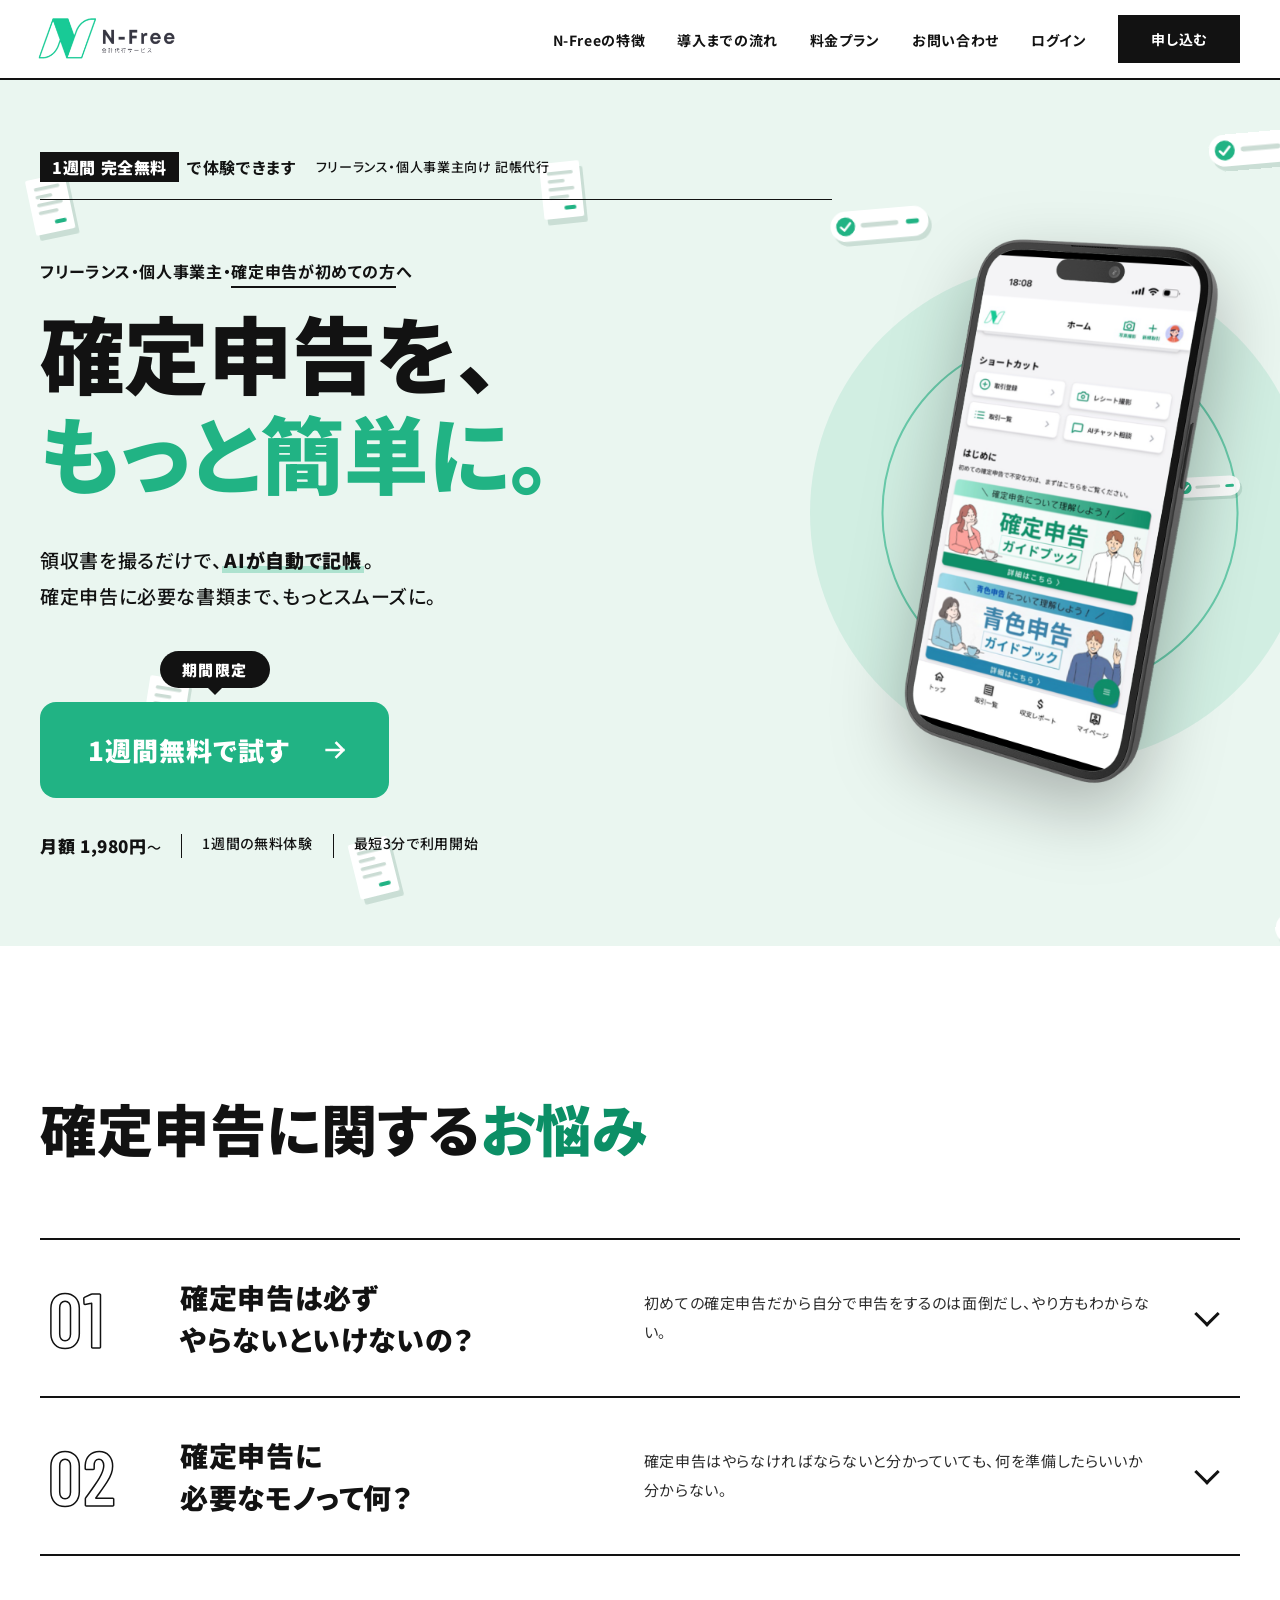
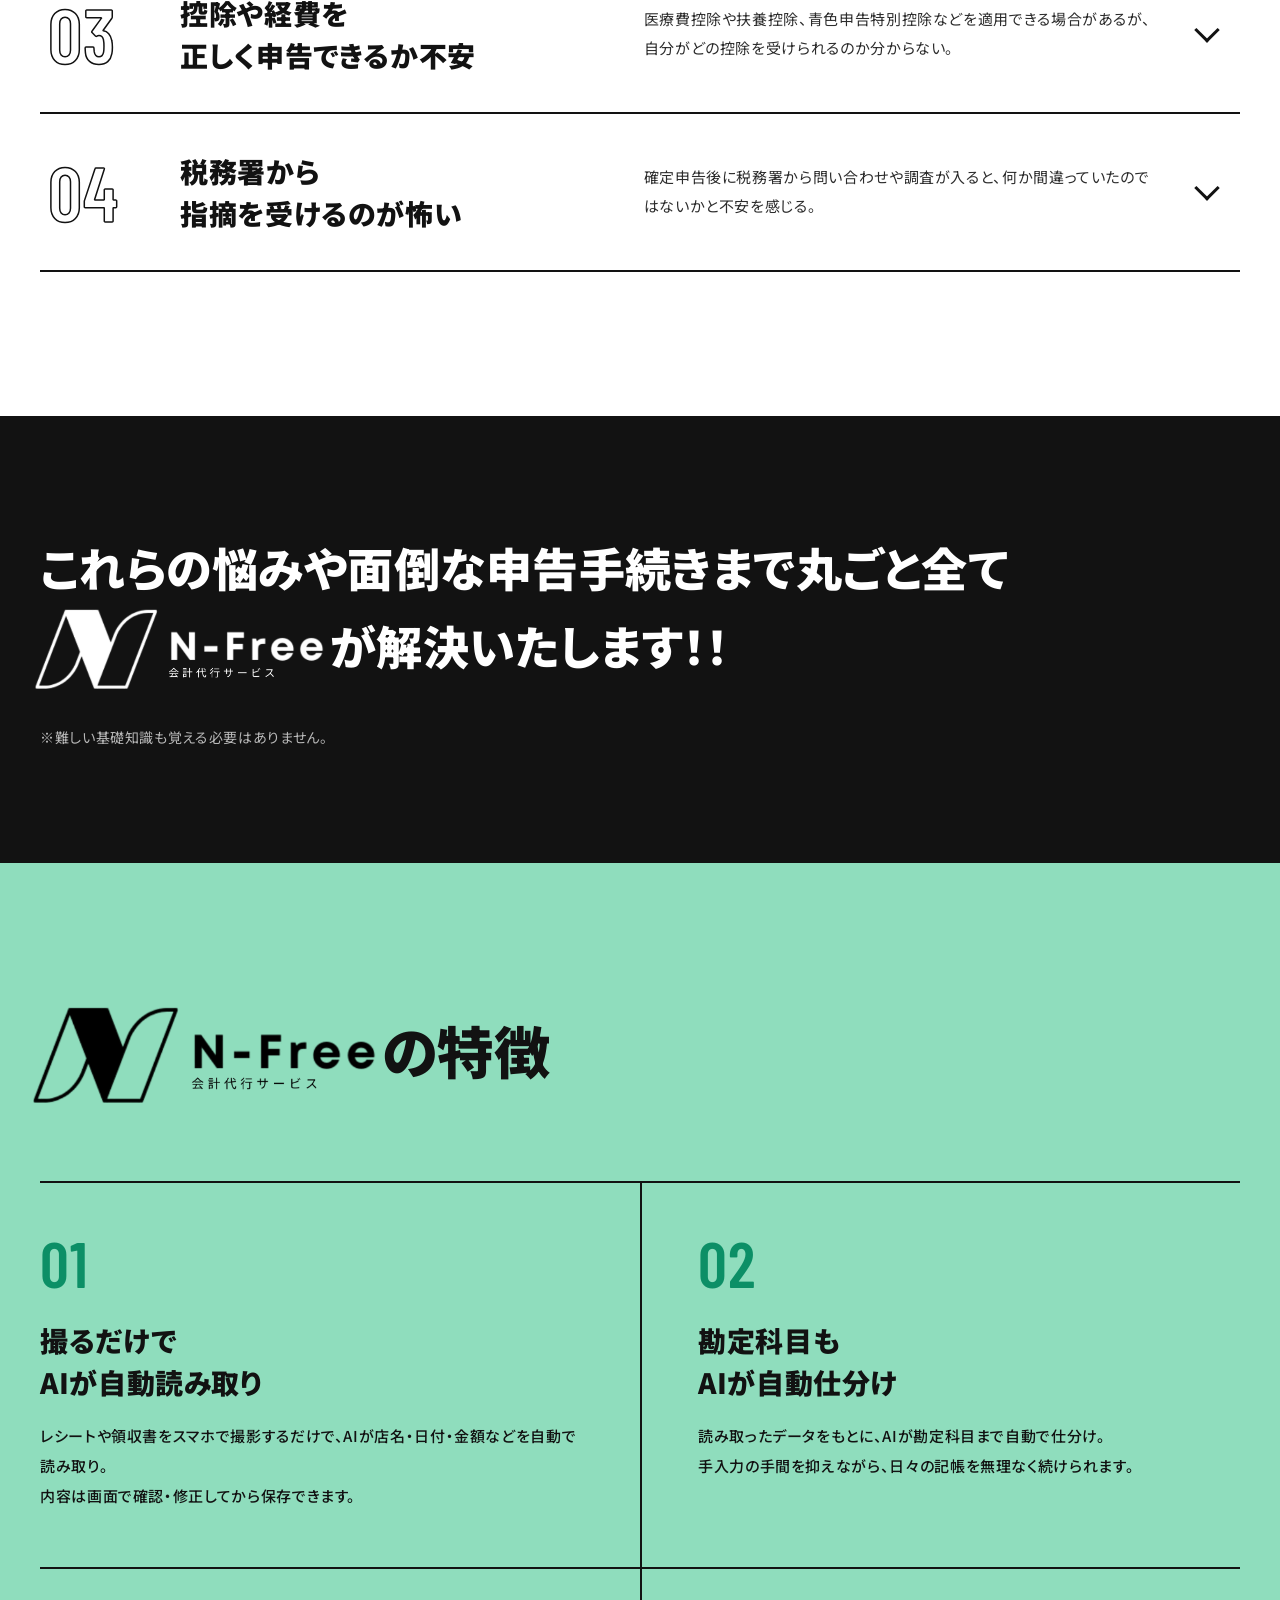
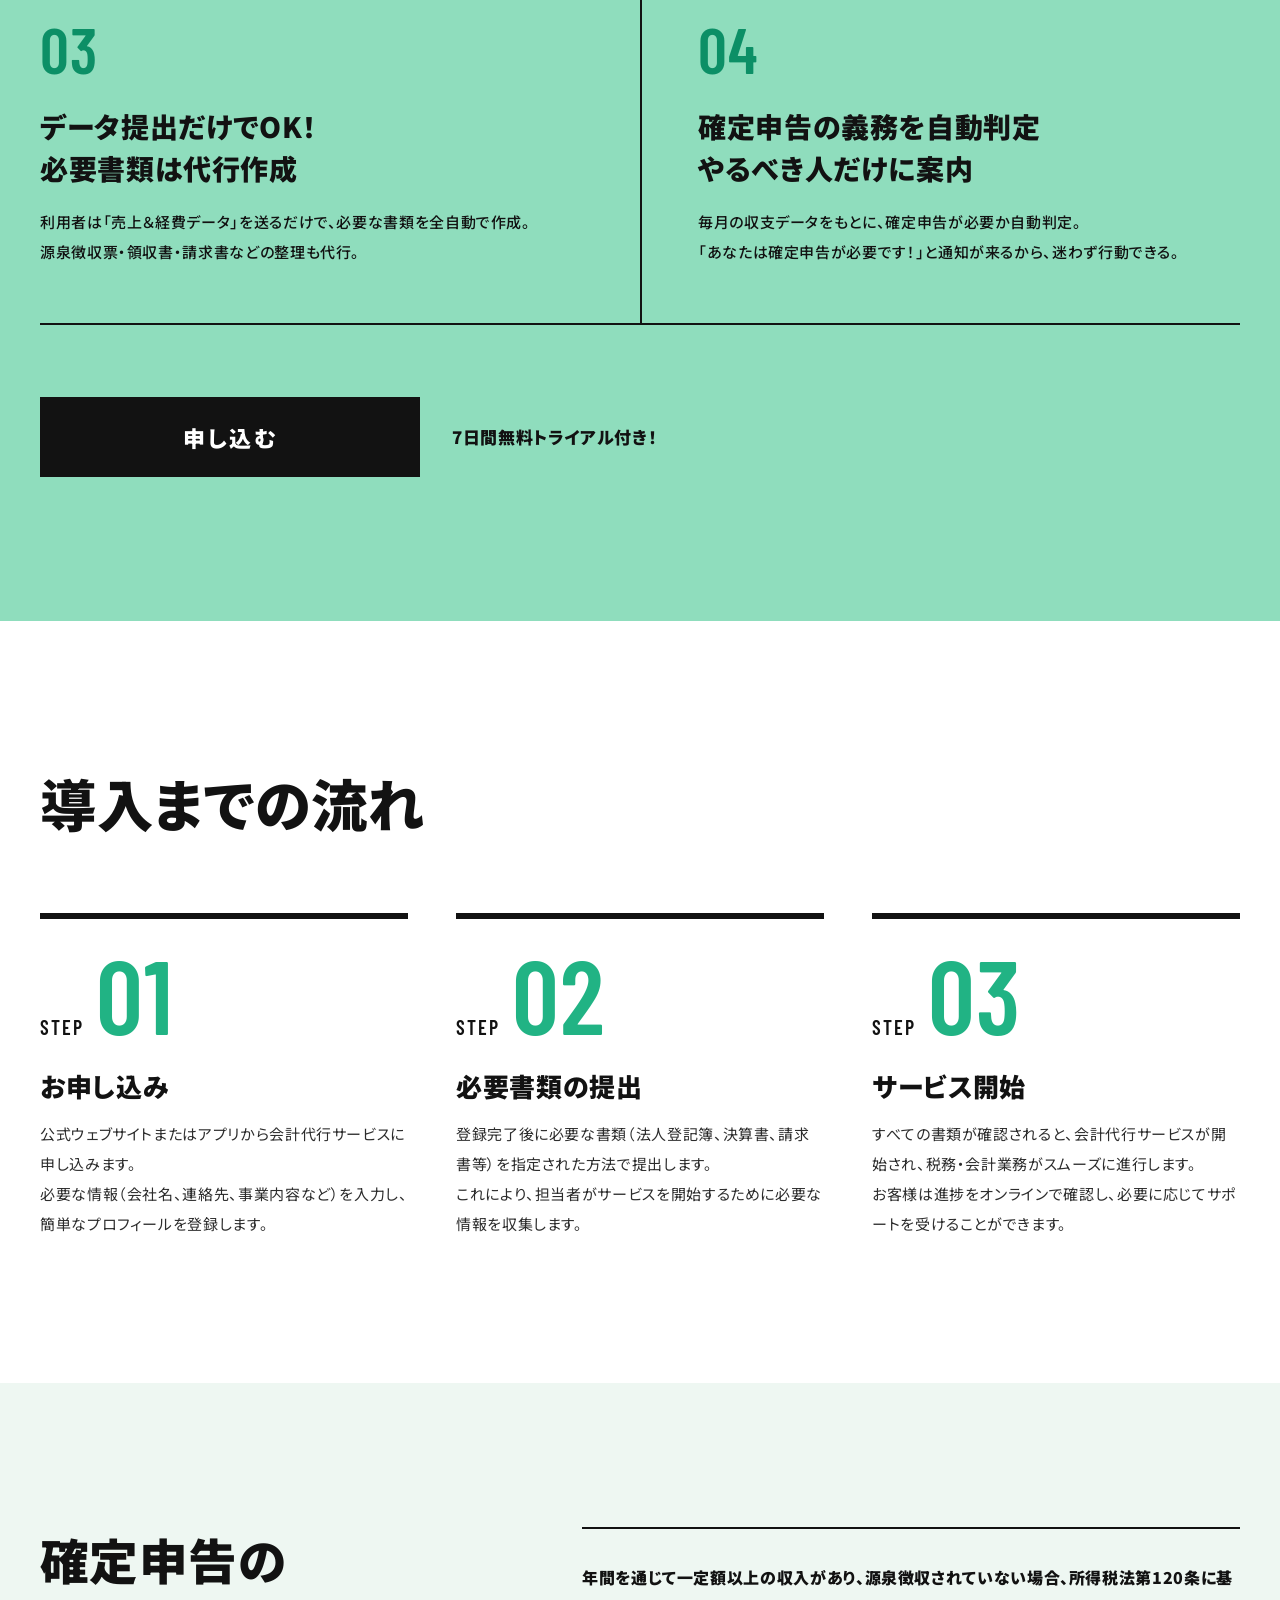
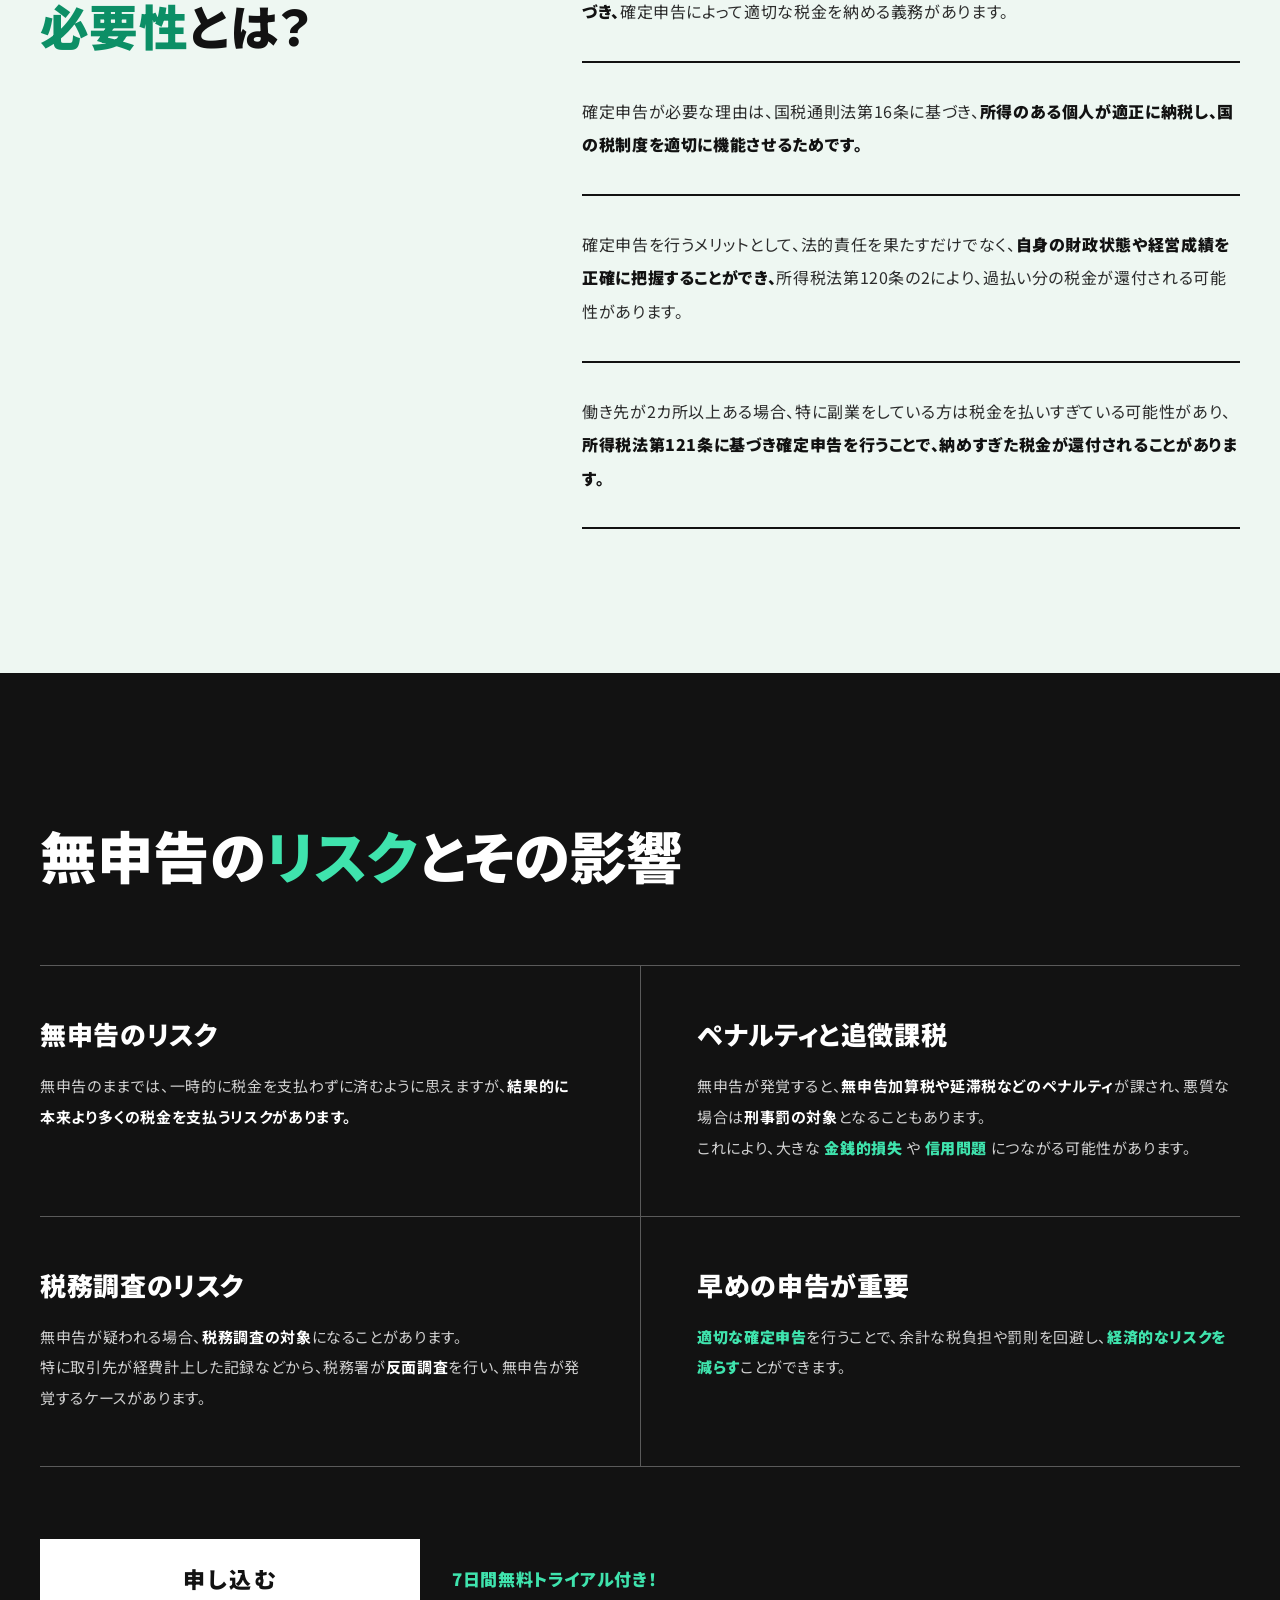
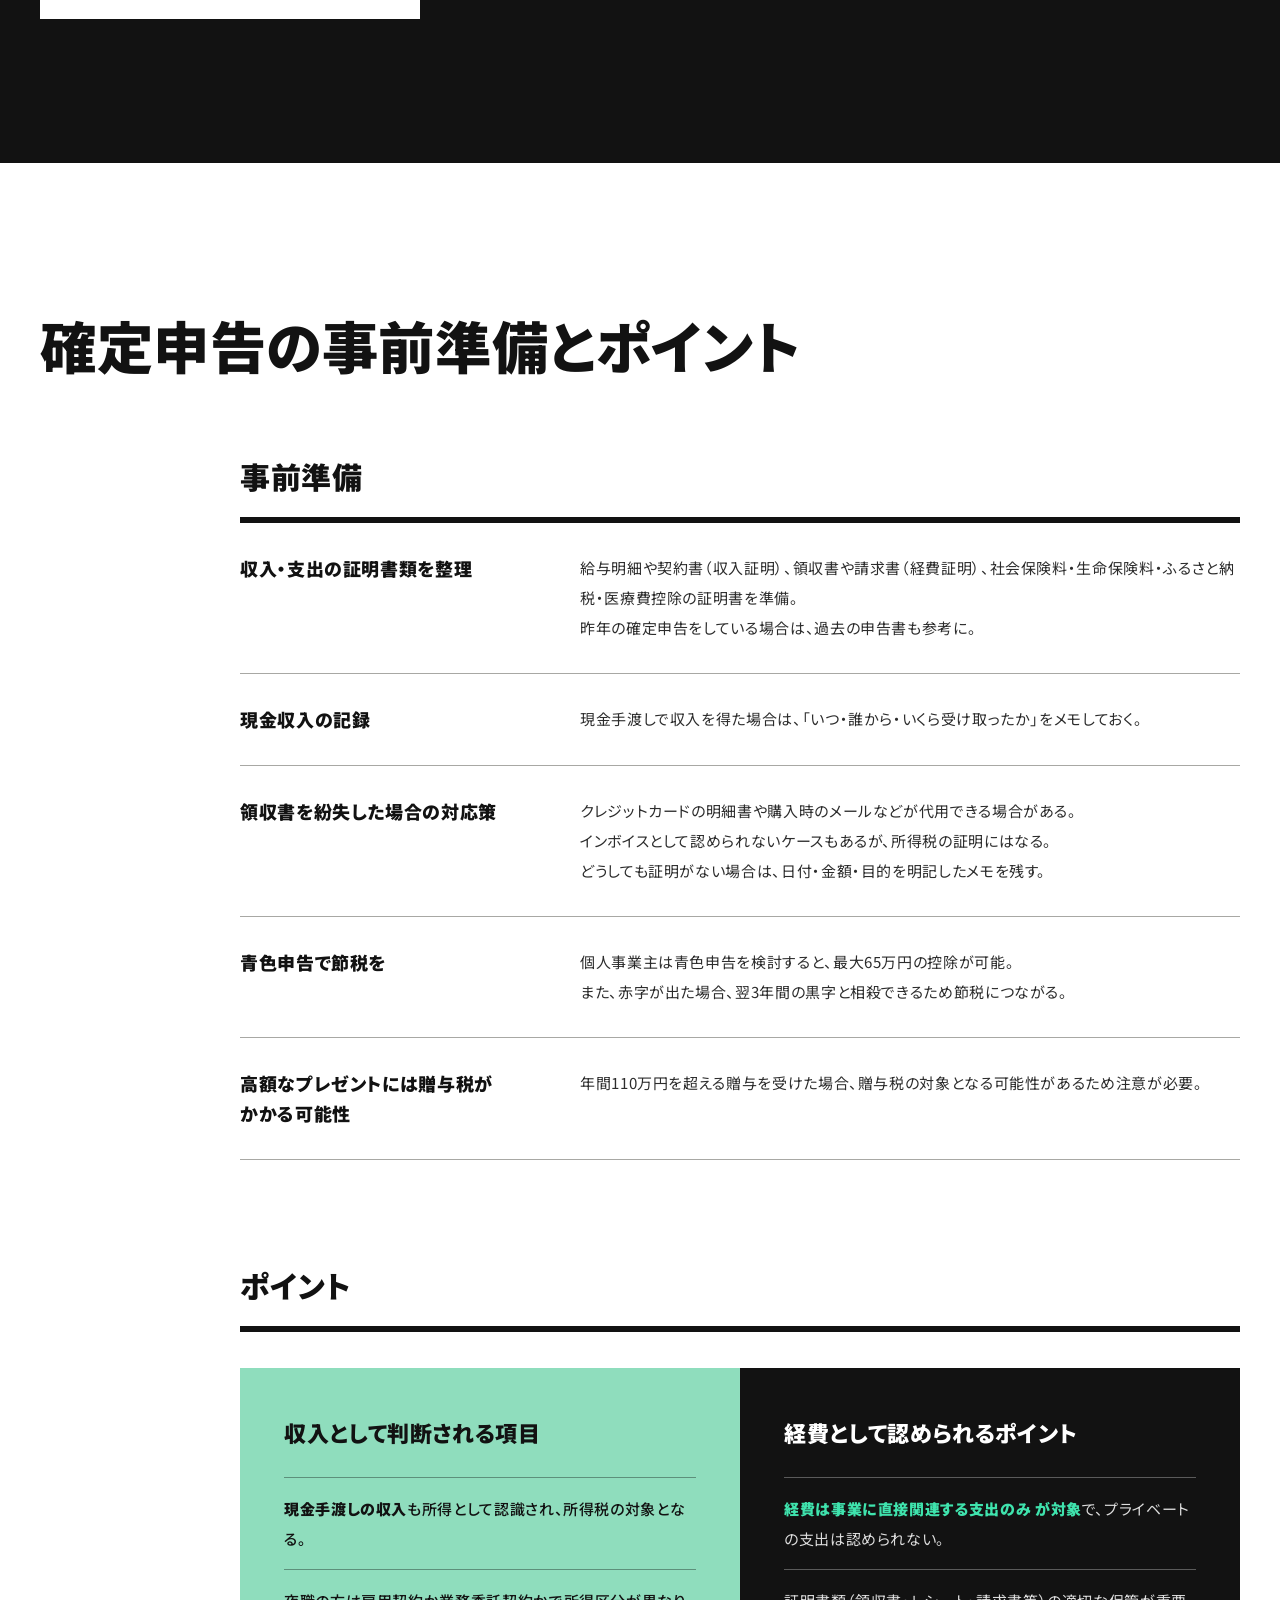
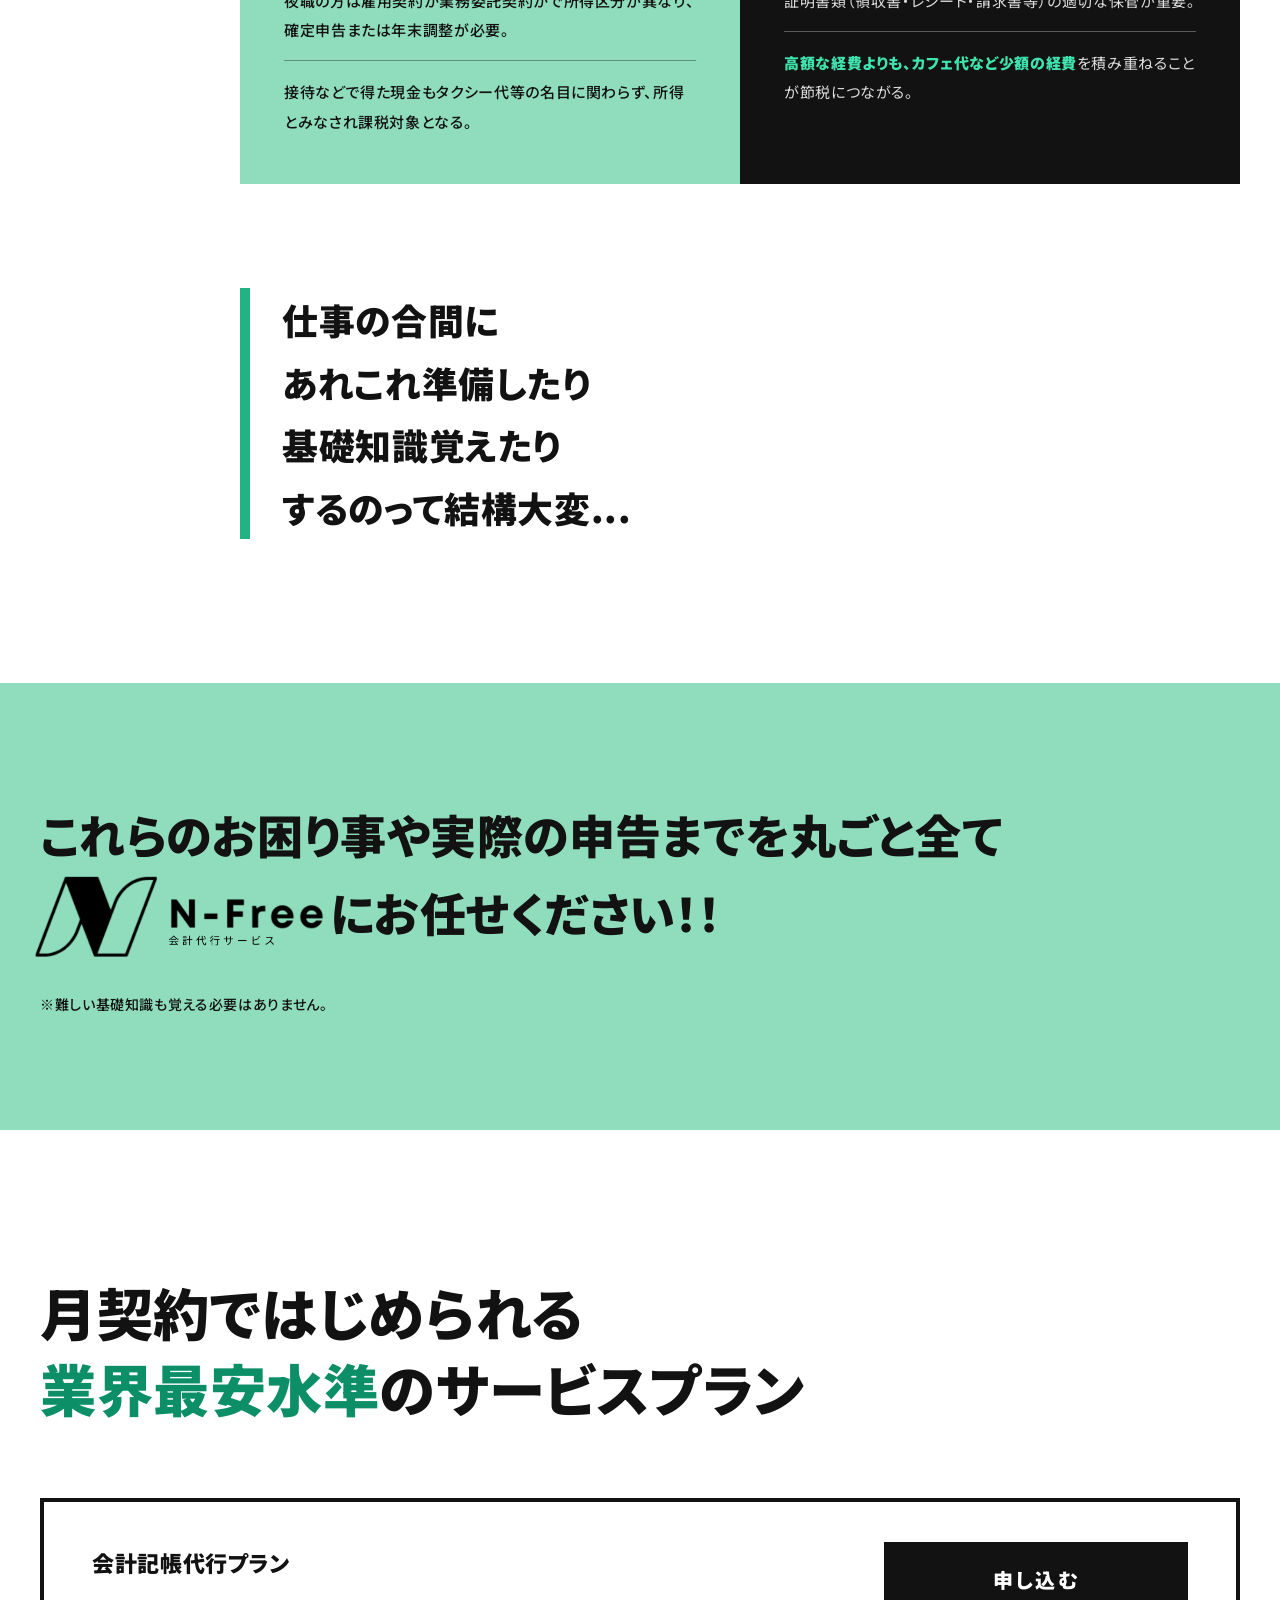
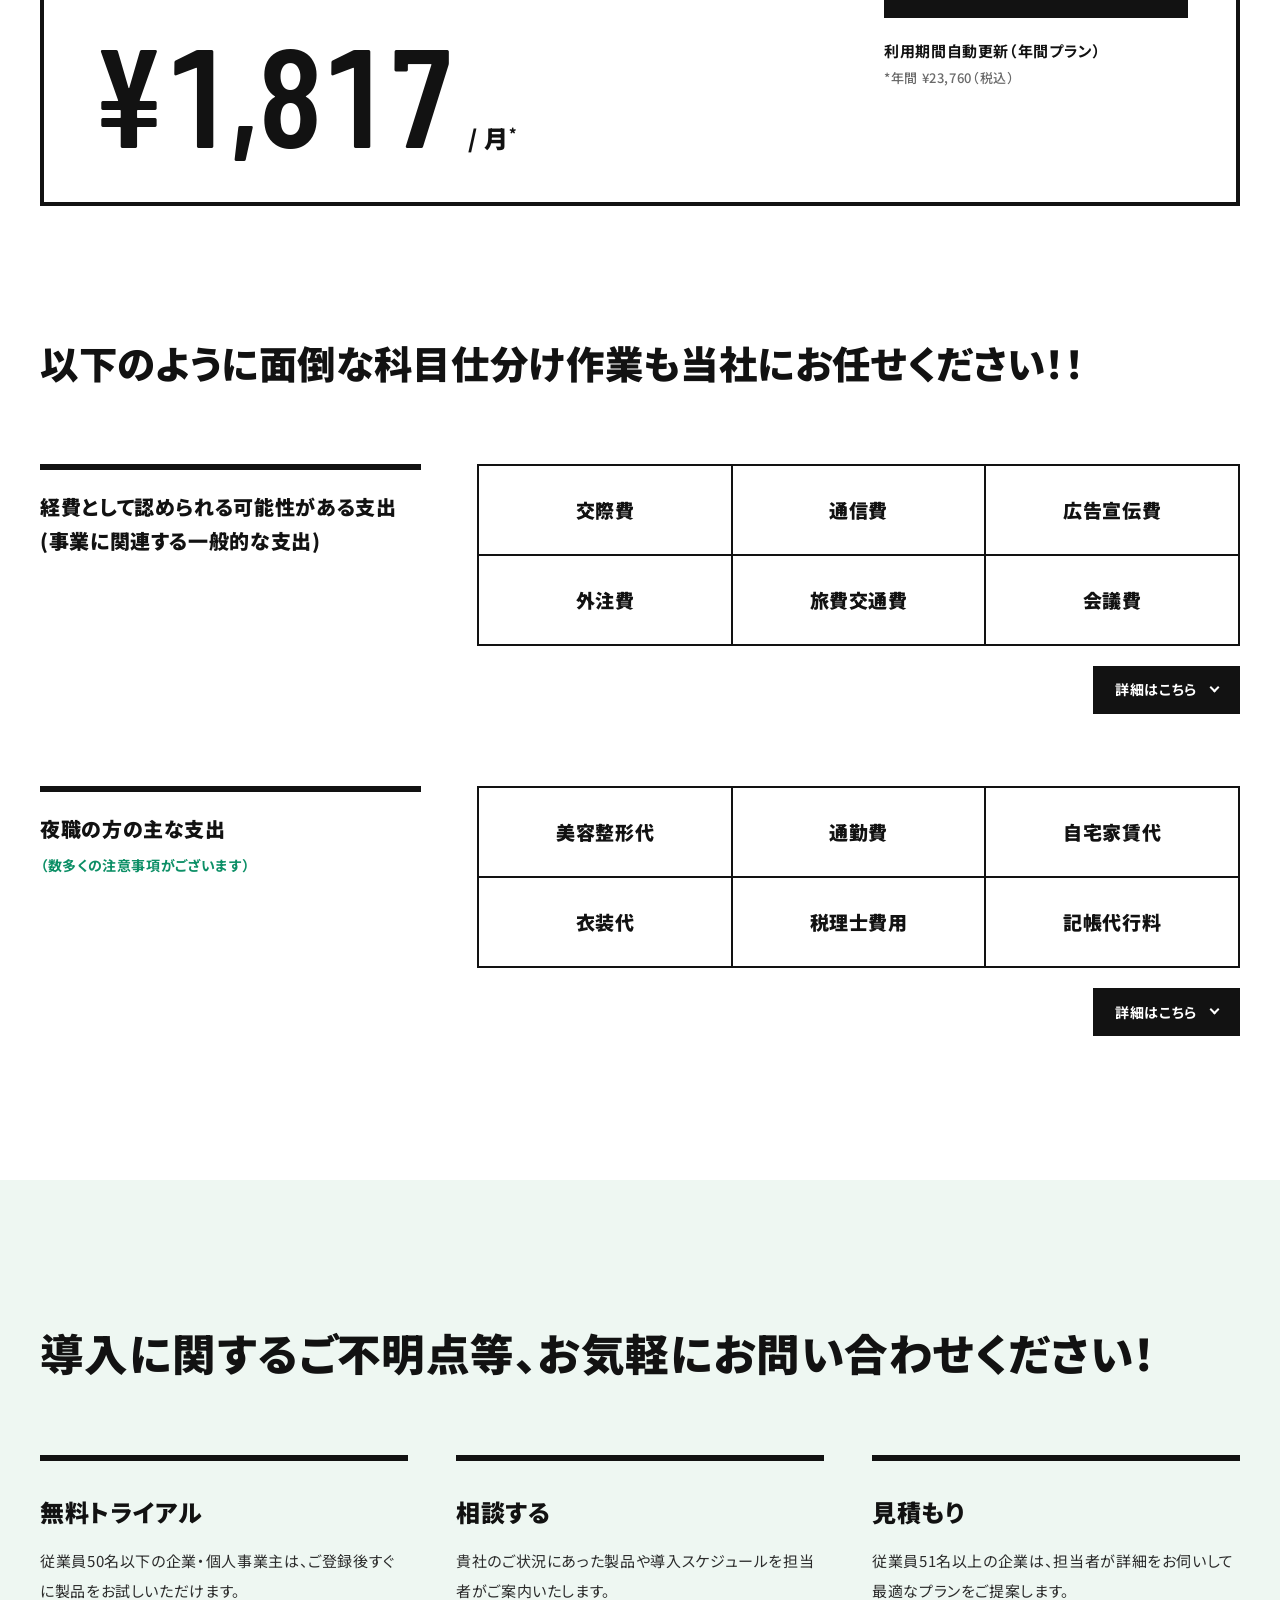
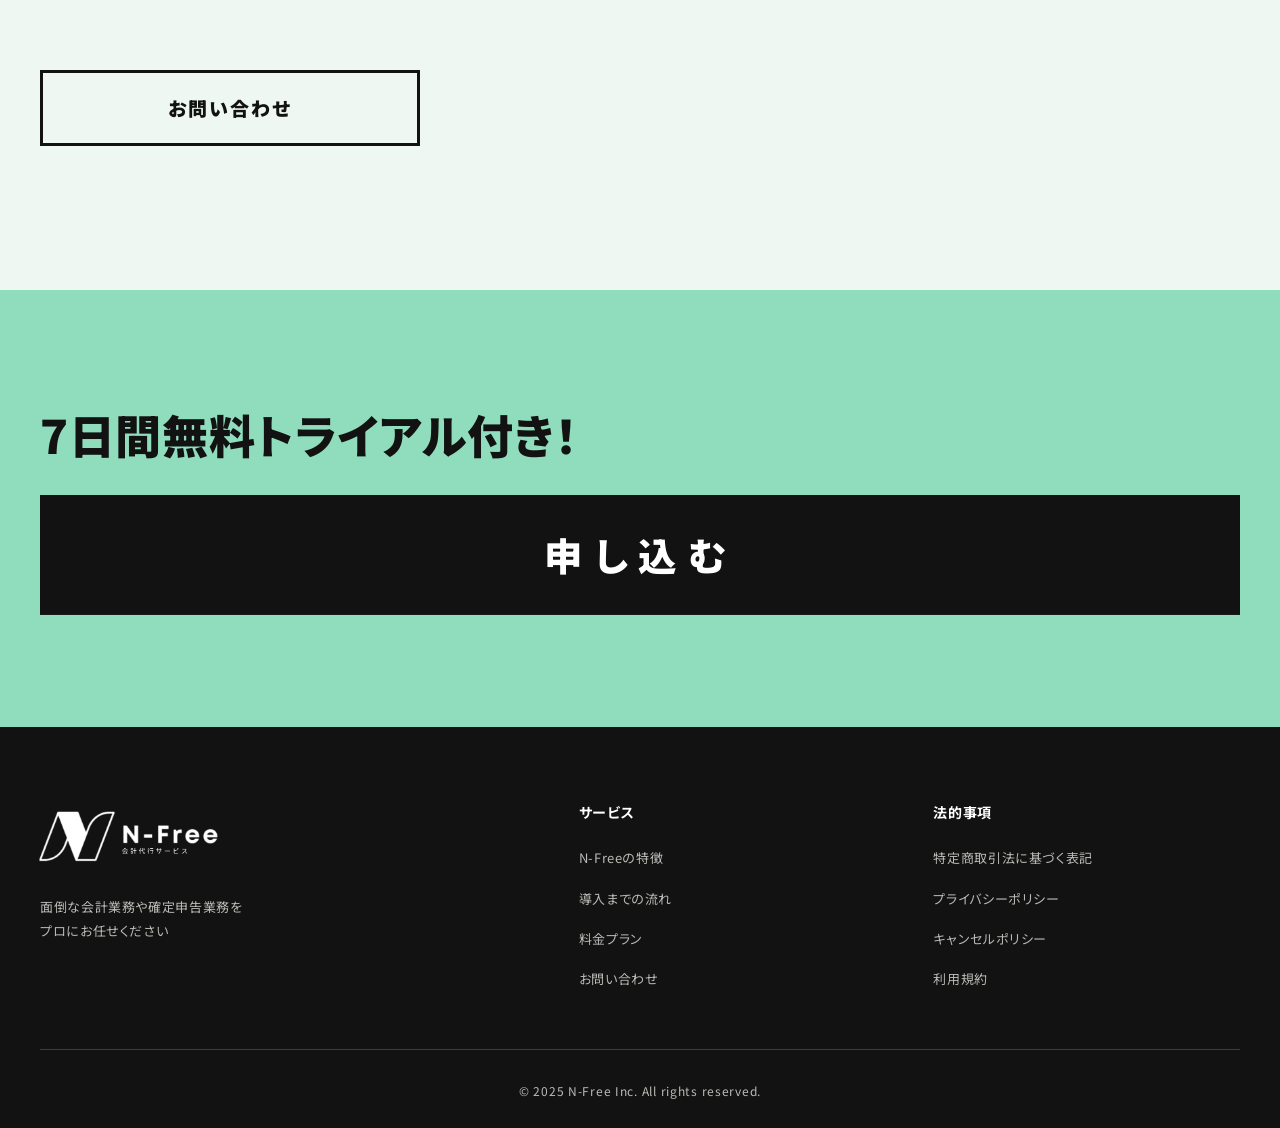
<file: index.html>
<!DOCTYPE html>
<html lang="ja">

<head>
    <meta charset="UTF-8">
    <meta name="viewport" content="width=device-width, initial-scale=1.0">
    <meta name="robots" content="noindex, nofollow">
    <link rel="preconnect" href="https://fonts.googleapis.com">
    <link rel="preconnect" href="https://fonts.gstatic.com" crossorigin>
    <link rel="stylesheet" href="https://fonts.googleapis.com/css2?family=Noto+Sans+JP:wght@400;500;700;900&family=Barlow+Condensed:wght@500;600&display=swap">
    <script>document.documentElement.classList.add('js');setTimeout(function(){if(!window.__rv)document.documentElement.classList.remove('js')},3000);</script>
    <title>N-Free 記帳代行サービス</title>
    <link rel="icon" href="image/favicon.ico" type="image/x-icon">
    <link rel="stylesheet" href="style.css">
    <link rel="stylesheet" href="https://cdnjs.cloudflare.com/ajax/libs/font-awesome/6.5.1/css/all.min.css">
    <script src="https://code.jquery.com/jquery-3.6.0.min.js"></script>
</head>

<body>
    <header>
        <div class="container">
            <div class="header-flex">
                <div class="header-img">
                    <a href="index.html"><img src="image/logo01.png" alt="N-Free"></a>
                </div>
                <nav>
                    <ul class="header-list">
                        <li><a href="index.html#sec03" class="list">N-Freeの特徴</a></li>
                        <li><a href="index.html#sec08" class="list">導入までの流れ</a></li>
                        <li><a href="index.html#sec07" class="list">料金プラン</a></li>
                        <li><a href="contact.html" class="list">お問い合わせ</a></li>
                        <li><a href="https://app.n-free.jp" class="list" target="_blank">ログイン</a></li>
                    </ul>
                </nav>
                <div class="header-actions">
                    <a href="https://app.n-free.jp" class="header-login" target="_blank">ログイン</a>
                    <div class="header-link">
                        <a href="https://app.n-free.jp/signup" target="_blank">
                            <span>申し込む</span>
                        </a>
                    </div>
                </div>
                <div id="hamburger" class="hamburger">
                    <span></span>
                    <span></span>
                    <span></span>
                </div>
            </div>
            <div class="menu-overlay"></div>
            <div class="hide-flex">
                <nav>
                    <ul class="hide-list">
                        <li><a href="index.html#sec03" class="list">N-Freeの特徴</a></li>
                        <li><a href="index.html#sec08" class="list">導入までの流れ</a></li>
                        <li><a href="index.html#sec07" class="list">料金プラン</a></li>
                        <li><a href="contact.html" class="list">お問い合わせ</a></li>
                        <li><a href="https://app.n-free.jp" class="list" target="_blank">ログイン</a></li>
                    </ul>
                </nav>
                <div class="hide-link">
                    <a href="https://app.n-free.jp/signup" target="_blank">
                        <span>申し込む</span>
                    </a>
                </div>
            </div>
        </div>
    </header>
    <main>

        <section id="sec01" class="hero">
            <div class="inner hero-inner">
                <div class="hero-body">
                    <a href="https://app.n-free.jp/signup" target="_blank" rel="noopener" class="hero-promo">
                        <span class="hero-promo-headline"><strong>1週間 完全無料</strong>で体験できます</span>
                        <span class="hero-promo-sub">フリーランス・個人事業主向け 記帳代行</span>
                    </a>
                    <p class="hero-eyebrow">フリーランス・個人事業主・<span class="hero-eyebrow-em">確定申告が初めての方</span>へ</p>
                    <h1 class="hero-title">
                        <span class="hero-title-line">確定申告を、</span>
                        <span class="hero-title-line hero-title-accent">もっと簡単に。</span>
                    </h1>
                    <p class="hero-subtitle">
                        領収書を撮るだけで、<strong>AIが自動で記帳</strong>。<br>
                        確定申告に必要な書類まで、もっとスムーズに。
                    </p>
                    <div class="hero-cta">
                        <a href="https://app.n-free.jp/signup" target="_blank" rel="noopener" class="btn btn-primary btn-hero">
                            <span class="btn-tag">期間限定</span>
                            <span class="btn-label">1週間無料で試す</span>
                            <svg class="btn-arrow" width="20" height="20" viewBox="0 0 20 20" aria-hidden="true">
                                <path d="M4 10h12m-5-5l5 5-5 5" stroke="currentColor" stroke-width="1.8" fill="none" stroke-linecap="square"/>
                            </svg>
                        </a>
                    </div>
                    <ul class="hero-meta" aria-label="サービス特徴">
                        <li><strong>月額 1,980円</strong>〜</li>
                        <li>1週間の無料体験</li>
                        <li>最短3分で利用開始</li>
                    </ul>
                </div>
                <div class="hero-visual">
                    <img src="image/app-screen-home-left.png" alt="N-Free アプリのホーム画面" class="hero-app-image">
                </div>
            </div>
        </section>

        <section id="sec02" class="sec sec-problems">
            <div class="inner">
                <div class="sec-head">
                    <h2 class="sec-title">確定申告に関する<strong class="mark">お悩み</strong></h2>
                </div>
                <ul class="problem-list">
                    <li class="problem">
                        <a href="index.html#sec04">
                            <div class="problem-text">
                                <h3>確定申告は必ず<br>やらないといけないの？</h3>
                                <p>初めての確定申告だから自分で申告をするのは面倒だし、やり方もわからない。</p>
                            </div>
                        </a>
                    </li>
                    <li class="problem">
                        <a href="index.html#sec06">
                            <div class="problem-text">
                                <h3>確定申告に<br>必要なモノって何？</h3>
                                <p>確定申告はやらなければならないと分かっていても、何を準備したらいいか分からない。</p>
                            </div>
                        </a>
                    </li>
                    <li class="problem">
                        <a href="index.html#sec05">
                            <div class="problem-text">
                                <h3>控除や経費を<br>正しく申告できるか不安</h3>
                                <p>医療費控除や扶養控除、青色申告特別控除などを適用できる場合があるが、自分がどの控除を受けられるのか分からない。</p>
                            </div>
                        </a>
                    </li>
                    <li class="problem">
                        <a href="index.html#sec07">
                            <div class="problem-text">
                                <h3>税務署から<br>指摘を受けるのが怖い</h3>
                                <p>確定申告後に税務署から問い合わせや調査が入ると、何か間違っていたのではないかと不安を感じる。</p>
                            </div>
                        </a>
                    </li>
                </ul>
            </div>
            <div class="statement">
                <div class="inner">
                    <p class="statement-main">これらの悩みや面倒な申告手続きまで丸ごと全て<br><img src="image/features.png" alt="N-Free" class="statement-logo">が解決いたします！！</p>
                    <p class="statement-note">※難しい基礎知識も覚える必要はありません。</p>
                </div>
            </div>
        </section>

        <section id="sec03" class="sec sec-features">
            <div class="inner">
                <div class="sec-head">
                    <h2 class="sec-title"><img src="image/features.png" alt="N-Free" class="title-logo">の特徴</h2>
                </div>
                <ul class="feature-list">
                    <li class="feature">
                        <h3>撮るだけで<br>AIが自動読み取り</h3>
                        <p>レシートや領収書をスマホで撮影するだけで、AIが店名・日付・金額などを自動で読み取り。<br>
                            内容は画面で確認・修正してから保存できます。</p>
                    </li>
                    <li class="feature">
                        <h3>勘定科目も<br>AIが自動仕分け</h3>
                        <p>読み取ったデータをもとに、AIが勘定科目まで自動で仕分け。<br>
                            手入力の手間を抑えながら、日々の記帳を無理なく続けられます。</p>
                    </li>
                    <li class="feature">
                        <h3>データ提出だけでOK！<br>必要書類は代行作成</h3>
                        <p>利用者は「売上＆経費データ」を送るだけで、必要な書類を全自動で作成。<br>
                            源泉徴収票・領収書・請求書などの整理も代行。</p>
                    </li>
                    <li class="feature">
                        <h3>確定申告の義務を自動判定<br>やるべき人だけに案内</h3>
                        <p>毎月の収支データをもとに、確定申告が必要か自動判定。<br>
                            「あなたは確定申告が必要です！」と通知が来るから、迷わず行動できる。</p>
                    </li>
                </ul>
                <div class="cta">
                    <p class="cta-note">7日間無料トライアル付き！</p>
                    <a href="https://app.n-free.jp/signup" target="_blank" class="btn btn-primary btn-cta"><span>申し込む</span></a>
                </div>
            </div>
        </section>

        <section id="sec08" class="sec sec-flow">
            <div class="inner">
                <div class="sec-head">
                    <h2 class="sec-title">導入までの流れ</h2>
                </div>
                <ol class="step-list">
                    <li class="step">
                        <div class="step-no"><span class="step-label">STEP</span><span class="step-number">01</span></div>
                        <h3>お申し込み</h3>
                        <p class="desc">
                            公式ウェブサイトまたはアプリから会計代行サービスに申し込みます。<br>
                            必要な情報（会社名、連絡先、事業内容など）を入力し、簡単なプロフィールを登録します。
                        </p>
                    </li>
                    <li class="step">
                        <div class="step-no"><span class="step-label">STEP</span><span class="step-number">02</span></div>
                        <h3>必要書類の提出</h3>
                        <p class="desc">
                            登録完了後に必要な書類（法人登記簿、決算書、請求書等）を指定された方法で提出します。<br>
                            これにより、担当者がサービスを開始するために必要な情報を収集します。
                        </p>
                    </li>
                    <li class="step">
                        <div class="step-no"><span class="step-label">STEP</span><span class="step-number">03</span></div>
                        <h3>サービス開始</h3>
                        <p class="desc">
                            すべての書類が確認されると、会計代行サービスが開始され、税務・会計業務がスムーズに進行します。<br>
                            お客様は進捗をオンラインで確認し、必要に応じてサポートを受けることができます。
                        </p>
                    </li>
                </ol>
            </div>
        </section>

        <section id="sec04" class="sec sec-needs">
            <div class="inner">
                <div class="sec-head">
                    <h2 class="sec-title">確定申告の<strong class="mark mark-green">必要性</strong>とは？</h2>
                </div>
                <ul class="needs-list">
                    <li><strong>年間を通じて一定額以上の収入があり、源泉徴収されていない場合、所得税法第120条に基づき、</strong>確定申告によって適切な税金を納める義務があります。</li>
                    <li>確定申告が必要な理由は、国税通則法第16条に基づき、<strong>所得のある個人が適正に納税し、国の税制度を適切に機能させるためです。</strong></li>
                    <li>確定申告を行うメリットとして、法的責任を果たすだけでなく、<strong>自身の財政状態や経営成績を正確に把握することができ、</strong>所得税法第120条の2により、過払い分の税金が還付される可能性があります。</li>
                    <li>働き先が2カ所以上ある場合、特に副業をしている方は税金を払いすぎている可能性があり、<strong>所得税法第121条に基づき確定申告を行うことで、納めすぎた税金が還付されることがあります。</strong></li>
                </ul>
            </div>
        </section>

        <section id="sec05" class="sec sec-risk">
            <div class="inner">
                <div class="sec-head">
                    <h2 class="sec-title">無申告の<strong class="mark mark-green">リスク</strong>とその影響</h2>
                </div>
                <ul class="risk-list">
                    <li class="risk">
                        <div class="risk-text">
                            <h3>無申告のリスク</h3>
                            <p>
                                無申告のままでは、一時的に税金を支払わずに済むように思えますが、<strong>結果的に本来より多くの税金を支払うリスクがあります。</strong>
                            </p>
                        </div>
                    </li>
                    <li class="risk">
                        <div class="risk-text">
                            <h3>ペナルティと追徴課税</h3>
                            <p>
                                無申告が発覚すると、<strong>無申告加算税や延滞税などのペナルティ</strong>が課され、悪質な場合は<strong>刑事罰の対象</strong>となることもあります。<br>
                                これにより、大きな <span class="hl">金銭的損失</span> や <span class="hl">信用問題</span>
                                につながる可能性があります。
                            </p>
                        </div>
                    </li>
                    <li class="risk">
                        <div class="risk-text">
                            <h3>税務調査のリスク</h3>
                            <p>
                                無申告が疑われる場合、<strong>税務調査の対象</strong>になることがあります。<br>
                                特に取引先が経費計上した記録などから、税務署が<strong>反面調査</strong>を行い、無申告が発覚するケースがあります。
                            </p>
                        </div>
                    </li>
                    <li class="risk">
                        <div class="risk-text">
                            <h3>早めの申告が重要</h3>
                            <p>
                                <span class="hl">適切な確定申告</span>を行うことで、余計な税負担や罰則を回避し、<span class="hl">経済的なリスクを減らす</span>ことができます。
                            </p>
                        </div>
                    </li>
                </ul>
                <div class="cta">
                    <p class="cta-note">7日間無料トライアル付き！</p>
                    <a href="https://app.n-free.jp/signup" target="_blank" class="btn btn-primary btn-cta"><span>申し込む</span></a>
                </div>
            </div>
        </section>

        <section id="sec06" class="sec sec-prep">
            <div class="inner">
                <div class="sec-head">
                    <h2 class="sec-title">確定申告の事前準備とポイント</h2>
                </div>
                <div class="prep-body">
                    <div class="prep-block prep-reserve">
                        <h2 class="sub-title">事前準備</h2>
                        <ul class="reserve-list">
                            <li>
                                <h3>収入・支出の証明書類を整理</h3>
                                <p>給与明細や契約書（収入証明）、領収書や請求書（経費証明）、社会保険料・生命保険料・ふるさと納税・医療費控除の証明書を準備。<br>昨年の確定申告をしている場合は、過去の申告書も参考に。</p>
                            </li>
                            <li>
                                <h3>現金収入の記録</h3>
                                <p>現金手渡しで収入を得た場合は、「いつ・誰から・いくら受け取ったか」をメモしておく。</p>
                            </li>
                            <li>
                                <h3>領収書を紛失した場合の対応策</h3>
                                <p>クレジットカードの明細書や購入時のメールなどが代用できる場合がある。<br>インボイスとして認められないケースもあるが、所得税の証明にはなる。<br>どうしても証明がない場合は、日付・金額・目的を明記したメモを残す。</p>
                            </li>
                            <li>
                                <h3>青色申告で節税を</h3>
                                <p>個人事業主は青色申告を検討すると、最大65万円の控除が可能。<br>また、赤字が出た場合、翌3年間の黒字と相殺できるため節税につながる。</p>
                            </li>
                            <li>
                                <h3>高額なプレゼントには贈与税がかかる可能性</h3>
                                <p>年間110万円を超える贈与を受けた場合、贈与税の対象となる可能性があるため注意が必要。</p>
                            </li>
                        </ul>
                    </div>
                    <div class="prep-block prep-point">
                        <h2 class="sub-title">ポイント</h2>
                        <div class="point-grid">
                            <div class="point">
                                <h3>収入として判断される項目</h3>
                                <p><strong>現金手渡しの収入</strong>も所得として認識され、所得税の対象となる。</p>
                                <p>夜職の方は雇用契約か業務委託契約かで所得区分が異なり、確定申告または年末調整が必要。</p>
                                <p>接待などで得た現金もタクシー代等の名目に関わらず、所得とみなされ課税対象となる。</p>
                            </div>
                            <div class="point">
                                <h3>経費として認められるポイント</h3>
                                <p><strong>経費は事業に直接関連する支出のみ が対象</strong>で、プライベートの支出は認められない。</p>
                                <p>証明書類（領収書・レシート・請求書等）の適切な保管が重要。</p>
                                <p><strong>高額な経費よりも、カフェ代など少額の経費</strong>を積み重ねることが節税につながる。</p>
                            </div>
                        </div>
                    </div>
                    <p class="voice">仕事の合間に<br>あれこれ準備したり<br>基礎知識覚えたり<br>するのって結構大変...</p>
                </div>
            </div>
        </section>

        <section id="sec07" class="sec sec-price">
            <div class="statement statement-2">
                <div class="inner">
                    <p class="statement-main">これらのお困り事や実際の申告までを丸ごと全て<br><img src="image/features.png" alt="N-Free" class="statement-logo">にお任せください！！</p>
                    <p class="statement-note">※難しい基礎知識も覚える必要はありません。</p>
                </div>
            </div>
            <div class="inner">
                <div class="sec-head">
                    <h2 class="sec-title">月契約ではじめられる<br><strong class="mark mark-green">業界最安水準</strong>のサービスプラン</h2>
                </div>
                <div class="plan">
                    <p class="plan-name">会計記帳代行プラン</p>
                    <p class="plan-price"><strong>¥1,980</strong> / 月<span class="plan-ast">*</span></p>
                    <p class="plan-action"><a href="https://app.n-free.jp/signup" target="_blank" class="btn btn-primary btn-plan">申し込む</a></p>
                    <p class="plan-note">利用期間自動更新（年間プラン）<br><span class="plan-note-small">*年間 ¥23,760（税込）</span></p>
                </div>

                <h3 class="expense-lead">以下のように面倒な科目仕分け作業も<br class="sp-only">当社にお任せください！！</h3>

                <div class="expense expense-1">
                    <h2 class="expense-title">経費として認められる可能性がある支出<br>(事業に関連する一般的な支出)</h2>
                    <ul class="expense-tags">
                        <li>交際費</li>
                        <li>通信費</li>
                        <li>広告宣伝費</li>
                        <li>外注費</li>
                        <li>旅費交通費</li>
                        <li>会議費</li>
                    </ul>
                    <p class="expense-more"><button type="button" class="toggle01 expense-toggle">詳細はこちら</button></p>
                    <div class="table-container01 expense-table-wrap">
                        <table class="expense-table">
                            <thead>
                                <tr>
                                    <th class="narrow">項目</th>
                                    <th>具体例</th>
                                </tr>
                            </thead>
                            <tbody>
                                <tr><td class="narrow">交際費</td><td>取引先との接待や贈答</td></tr>
                                <tr><td class="narrow">会議費</td><td>会議を目的とした支出（1人10,000円以下）</td></tr>
                                <tr><td class="narrow">旅費交通費</td><td>事業上必要な旅費や交通費</td></tr>
                                <tr><td class="narrow">外注費</td><td>業務委託費用</td></tr>
                                <tr><td class="narrow">通信費</td><td>インターネット利用料、郵送費</td></tr>
                                <tr><td class="narrow">広告宣伝費</td><td>名刺代、チラシ、パンフレット、ホームページ</td></tr>
                            </tbody>
                        </table>
                    </div>
                </div>

                <div class="expense expense-2">
                    <h2 class="expense-title">夜職の方の主な支出<strong class="mark mark-green"><br class="sp-only">（数多くの注意事項がございます）</strong></h2>
                    <ul class="expense-tags">
                        <li>美容整形代</li>
                        <li>通勤費</li>
                        <li>自宅家賃代</li>
                        <li>衣装代</li>
                        <li>税理士費用</li>
                        <li>記帳代行料</li>
                    </ul>
                    <p class="expense-more"><button type="button" class="toggle02 expense-toggle">詳細はこちら</button></p>
                    <div class="table-container02 expense-table-wrap">
                        <table class="expense-table">
                            <thead>
                                <tr>
                                    <th class="narrow">項目</th>
                                    <th>具体例</th>
                                </tr>
                            </thead>
                            <tbody>
                                <tr><td class="narrow">衣装代</td><td>お店で着る衣装代やドレス代、ヌーブラ、コスプレ、ストール</td></tr>
                                <tr><td class="narrow">通勤費</td><td>自宅とお店までの交通費として電車代やタクシー代</td></tr>
                                <tr><td class="narrow">通信費</td><td>スマートフォン本体代、インターネット利用料、電話代</td></tr>
                                <tr><td class="narrow">小物代</td><td>ハンカチ、ライター、バッグ、名刺入れなど</td></tr>
                                <tr><td class="narrow">自宅家賃</td><td>賃貸借契約している賃料</td></tr>
                                <tr><td class="narrow">美容整形代</td><td>美容院でのエステや脱毛、ネイル</td></tr>
                                <tr><td class="narrow">名刺代</td><td>名刺作成費用</td></tr>
                                <tr><td class="narrow">書籍や新聞代</td><td>自分磨きに関連した本の購入費やサブスク料</td></tr>
                                <tr><td class="narrow">交際費</td><td>同伴やアフターなど、お客さんとのご飯代のうち支払った分やお客さんへのプレゼント代</td></tr>
                                <tr><td class="narrow">税理士費用</td><td>税理士への顧問料や確定申告費用</td></tr>
                                <tr><td class="narrow">記帳代行料</td><td>領収書や通帳のコピーなどの取引記録の代行料</td></tr>
                                <tr><td class="narrow">雑費</td><td>ヘアセット代</td></tr>
                                <tr><td class="narrow">アクセサリー</td><td>かばん、靴、バッグ、ネックレスなどアクセサリー類</td></tr>
                                <tr><td class="narrow">ジム代</td><td>トレーニングジム代</td></tr>
                                <tr><td class="narrow">その他</td><td>お仕事に関連する出費</td></tr>
                            </tbody>
                        </table>
                    </div>
                </div>
            </div>
        </section>

        <section id="sec09" class="sec sec-contact">
            <div class="inner">
                <div class="sec-head">
                    <h2 class="sec-title">導入に関するご不明点等、<br class="sp-only">お気軽にお問い合わせください！</h2>
                </div>
                <ul class="contact-list">
                    <li class="contact-item">
                        <div class="contact-text">
                            <h3>無料トライアル</h3>
                            <p>従業員50名以下の企業・個人事業主は、ご登録後すぐに製品をお試しいただけます。</p>
                        </div>
                    </li>
                    <li class="contact-item">
                        <div class="contact-text">
                            <h3>相談する</h3>
                            <p>貴社のご状況にあった製品や導入スケジュールを担当者がご案内いたします。</p>
                        </div>
                    </li>
                    <li class="contact-item">
                        <div class="contact-text">
                            <h3>見積もり</h3>
                            <p>従業員51名以上の企業は、担当者が詳細をお伺いして最適なプランをご提案します。</p>
                        </div>
                    </li>
                </ul>
                <p class="contact-action"><a href="contact.html" class="btn btn-secondary btn-contact">お問い合わせ</a></p>
            </div>
        </section>

        <section class="sec sec-final">
            <div class="inner">
                <div class="cta">
                    <p class="cta-note">7日間無料トライアル付き！</p>
                    <a href="https://app.n-free.jp/signup" target="_blank" class="btn btn-primary btn-cta"><span>申し込む</span></a>
                </div>
            </div>
        </section>

    </main>
    <footer>
        <div class="container">
            <div class="footer-content">
                <div class="footer-section">
                    <div class="footer-logo">
                        <img src="image/logo01.png" alt="N-Free" style="max-width: 200px;">
                    </div>
                    <p class="footer-text">面倒な会計業務や確定申告業務を<br>プロにお任せください</p>
                </div>
                
                <div class="footer-section">
                    <h4>サービス</h4>
                    <ul class="footer-links">
                        <li><a href="index.html#sec03">N-Freeの特徴</a></li>
                        <li><a href="index.html#sec08">導入までの流れ</a></li>
                        <li><a href="index.html#sec07">料金プラン</a></li>
                        <li><a href="contact.html">お問い合わせ</a></li>
                    </ul>
                </div>
                
                <!--div class="footer-section">
                    <h4>会社情報</h4>
                    <ul class="footer-links">
                        <li><a href="index.html#sec10">会社概要</a></li>
                    </ul>
                </div-->
                
                <div class="footer-section">
                    <h4>法的事項</h4>
                    <ul class="footer-links">
                        <li><a href="tokushoho.html">特定商取引法に基づく表記</a></li>
                        <li><a href="privacy-policy.html">プライバシーポリシー</a></li>
                        <li><a href="cancel-policy.html">キャンセルポリシー</a></li>
                        <li><a href="terms-of-service.html">利用規約</a></li>
                    </ul>
                </div>
            </div>
            
            <div class="footer-bottom">
                <small>© 2025 N-Free Inc. All rights reserved.</small>
            </div>
        </div>
    </footer>
    <script src="script.js"></script>
</body>

</html>
</file>
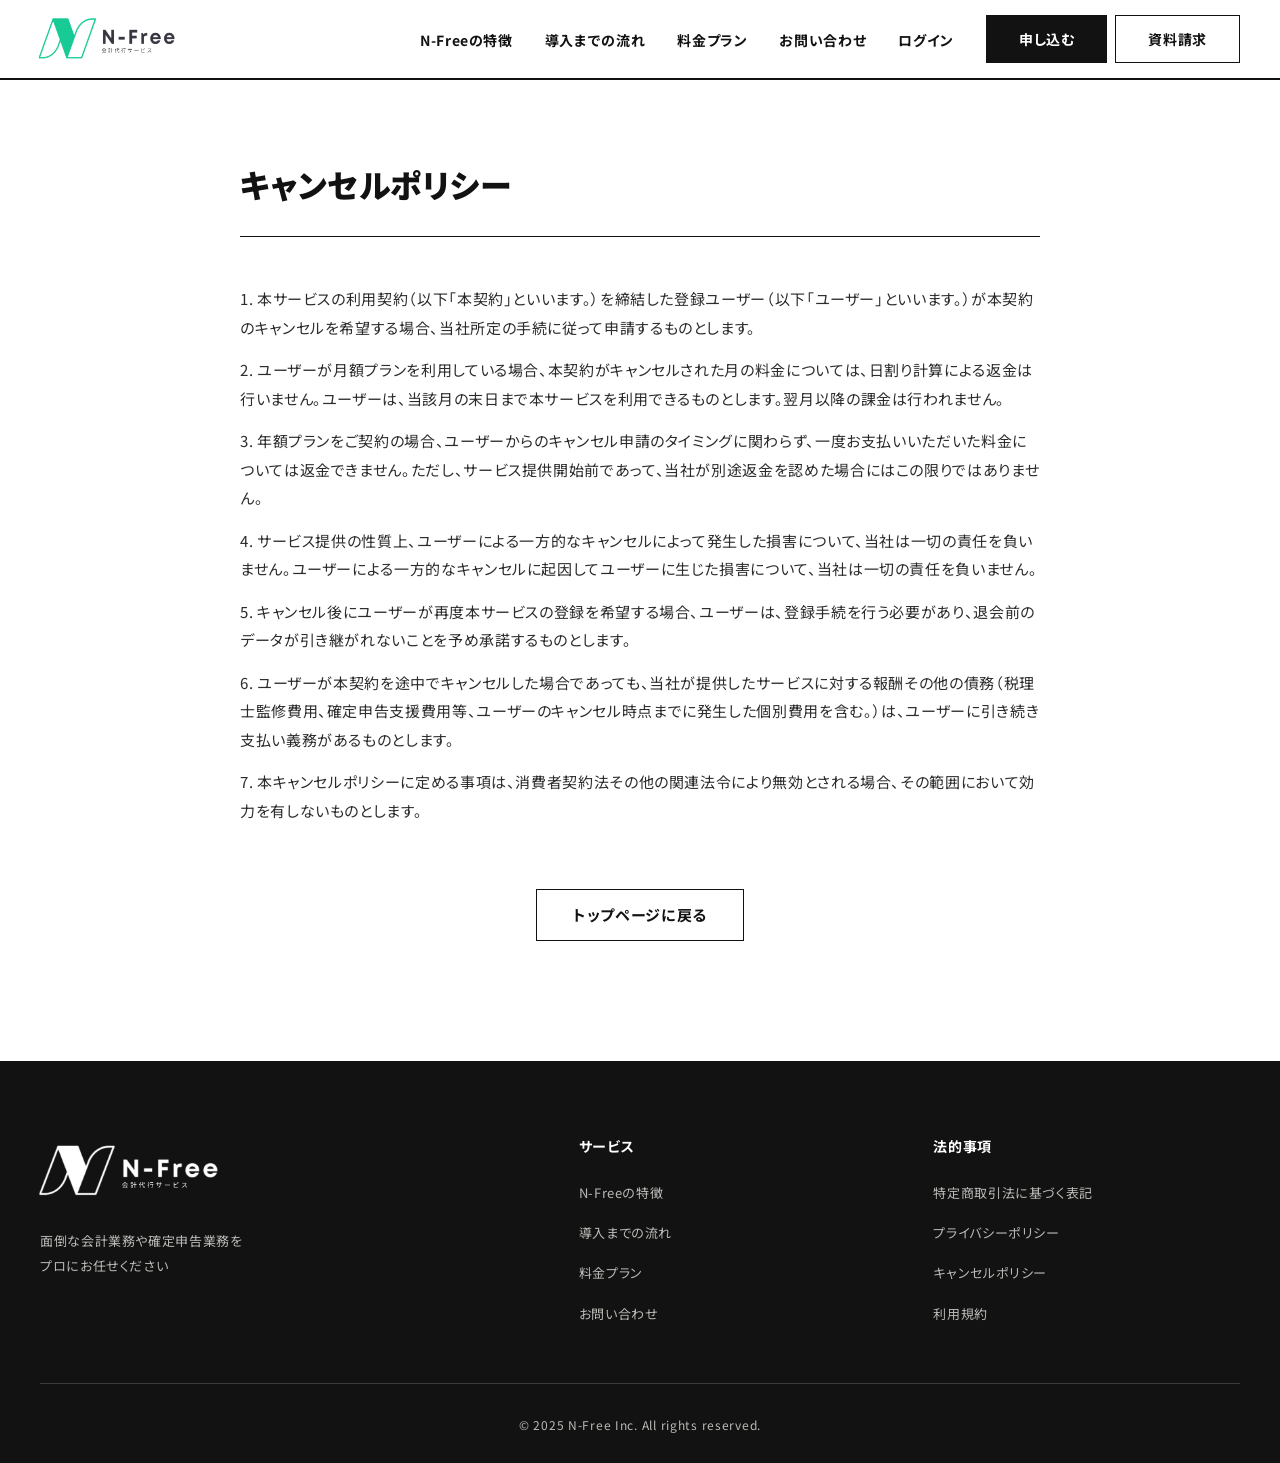
<file: cancel-policy.html>
<!DOCTYPE html>
<html lang="ja">

<head>
    <meta charset="UTF-8">
    <meta name="viewport" content="width=device-width, initial-scale=1.0">
    <meta name="robots" content="noindex, nofollow">
    <link rel="preconnect" href="https://fonts.googleapis.com">
    <link rel="preconnect" href="https://fonts.gstatic.com" crossorigin>
    <link rel="stylesheet" href="https://fonts.googleapis.com/css2?family=Noto+Sans+JP:wght@400;500;700;900&family=Barlow+Condensed:wght@500;600&display=swap">
    <script>document.documentElement.classList.add('js');setTimeout(function(){if(!window.__rv)document.documentElement.classList.remove('js')},3000);</script>
    <title>キャンセルポリシー | N-Free 記帳代行サービス</title>
    <link rel="icon" href="image/favicon.ico" type="image/x-icon">
    <link rel="stylesheet" href="style.css">
    <link rel="stylesheet" href="https://cdnjs.cloudflare.com/ajax/libs/font-awesome/6.5.1/css/all.min.css">
    <script src="https://code.jquery.com/jquery-3.6.0.min.js"></script>
</head>

<body>
    <header>
        <div class="container">
            <div class="header-flex">
                <div class="header-img">
                    <a href="index.html"><img src="image/logo01.png" alt="N-Free"></a>
                </div>
                <nav>
                    <ul class="header-list">
                        <li><a href="index.html#sec03" class="list">N-Freeの特徴</a></li>
                        <li><a href="index.html#sec08" class="list">導入までの流れ</a></li>
                        <li><a href="index.html#sec07" class="list">料金プラン</a></li>
                        <li><a href="contact.html" class="list">お問い合わせ</a></li>
                        <li><a href="https://app.n-free.jp" class="list" target="_blank">ログイン</a></li>
                    </ul>
                </nav>
                <div class="header-actions">
                    <a href="https://app.n-free.jp" class="header-login" target="_blank">ログイン</a>
                    <div class="header-link">
                        <a href="https://app.n-free.jp/signup" target="_blank">
                            <span>申し込む</span>
                        </a>
                        <a href="contact.html">
                            <span>資料請求</span>
                        </a>
                    </div>
                </div>
                <div id="hamburger" class="hamburger">
                    <span></span>
                    <span></span>
                    <span></span>
                </div>
            </div>
            <div class="menu-overlay"></div>
            <div class="hide-flex">
                <nav>
                    <ul class="hide-list">
                        <li><a href="index.html#sec03" class="list">N-Freeの特徴</a></li>
                        <li><a href="index.html#sec08" class="list">導入までの流れ</a></li>
                        <li><a href="index.html#sec07" class="list">料金プラン</a></li>
                        <li><a href="contact.html" class="list">お問い合わせ</a></li>
                        <li><a href="https://app.n-free.jp" class="list" target="_blank">ログイン</a></li>
                    </ul>
                </nav>
                <div class="hide-link">
                    <a href="https://app.n-free.jp/signup" target="_blank">
                        <span>申し込む</span>
                    </a>
                    <a href="contact.html">
                        <span>資料請求</span>
                    </a>
                </div>
            </div>
        </div>
    </header>

    <main>
        <section class="policy-page">
            <div class="policy-container">
                <h1>キャンセルポリシー</h1>
                
                <div>
                    <div>
                        <p>1. 本サービスの利用契約（以下「本契約」といいます。）を締結した登録ユーザー（以下「ユーザー」といいます。）が本契約のキャンセルを希望する場合、当社所定の手続に従って申請するものとします。</p>
                    </div>

                    <div>
                        <p>2. ユーザーが月額プランを利用している場合、本契約がキャンセルされた月の料金については、日割り計算による返金は行いません。ユーザーは、当該月の末日まで本サービスを利用できるものとします。翌月以降の課金は行われません。</p>
                    </div>

                    <div>
                        <p>3. 年額プランをご契約の場合、ユーザーからのキャンセル申請のタイミングに関わらず、一度お支払いいただいた料金については返金できません。ただし、サービス提供開始前であって、当社が別途返金を認めた場合にはこの限りではありません。</p>
                    </div>

                    <div>
                        <p>4. サービス提供の性質上、ユーザーによる一方的なキャンセルによって発生した損害について、当社は一切の責任を負いません。ユーザーによる一方的なキャンセルに起因してユーザーに生じた損害について、当社は一切の責任を負いません。</p>
                    </div>

                    <div>
                        <p>5. キャンセル後にユーザーが再度本サービスの登録を希望する場合、ユーザーは、登録手続を行う必要があり、退会前のデータが引き継がれないことを予め承諾するものとします。</p>
                    </div>

                    <div>
                        <p>6. ユーザーが本契約を途中でキャンセルした場合であっても、当社が提供したサービスに対する報酬その他の債務（税理士監修費用、確定申告支援費用等、ユーザーのキャンセル時点までに発生した個別費用を含む。）は、ユーザーに引き続き支払い義務があるものとします。</p>
                    </div>

                    <div>
                        <p>7. 本キャンセルポリシーに定める事項は、消費者契約法その他の関連法令により無効とされる場合、その範囲において効力を有しないものとします。</p>
                    </div>

                    <div class="button-center">
                        <a href="index.html" class="back-button">トップページに戻る</a>
                    </div>
                </div>
            </div>
        </section>
    </main>

    <footer>
        <div class="container">
            <div class="footer-content">
                <div class="footer-section">
                    <div class="footer-logo">
                        <img src="image/logo01.png" alt="N-Free" style="max-width: 200px;">
                    </div>
                    <p class="footer-text">面倒な会計業務や確定申告業務を<br>プロにお任せください</p>
                </div>
                
                <div class="footer-section">
                    <h4>サービス</h4>
                    <ul class="footer-links">
                        <li><a href="index.html#sec03">N-Freeの特徴</a></li>
                        <li><a href="index.html#sec08">導入までの流れ</a></li>
                        <li><a href="index.html#sec07">料金プラン</a></li>
                        <li><a href="contact.html">お問い合わせ</a></li>
                    </ul>
                </div>
                
                <!--div class="footer-section">
                    <h4>会社情報</h4>
                    <ul class="footer-links">
                        <li><a href="index.html#sec10">会社概要</a></li>
                    </ul>
                </div-->
                
                <div class="footer-section">
                    <h4>法的事項</h4>
                    <ul class="footer-links">
                        <li><a href="tokushoho.html">特定商取引法に基づく表記</a></li>
                        <li><a href="privacy-policy.html">プライバシーポリシー</a></li>
                        <li><a href="cancel-policy.html">キャンセルポリシー</a></li>
                        <li><a href="terms-of-service.html">利用規約</a></li>
                    </ul>
                </div>
            </div>
            
            <div class="footer-bottom">
                <small>© 2025 N-Free Inc. All rights reserved.</small>
            </div>
        </div>
    </footer>

    <script src="script.js"></script>
</body>

</html>
</file>
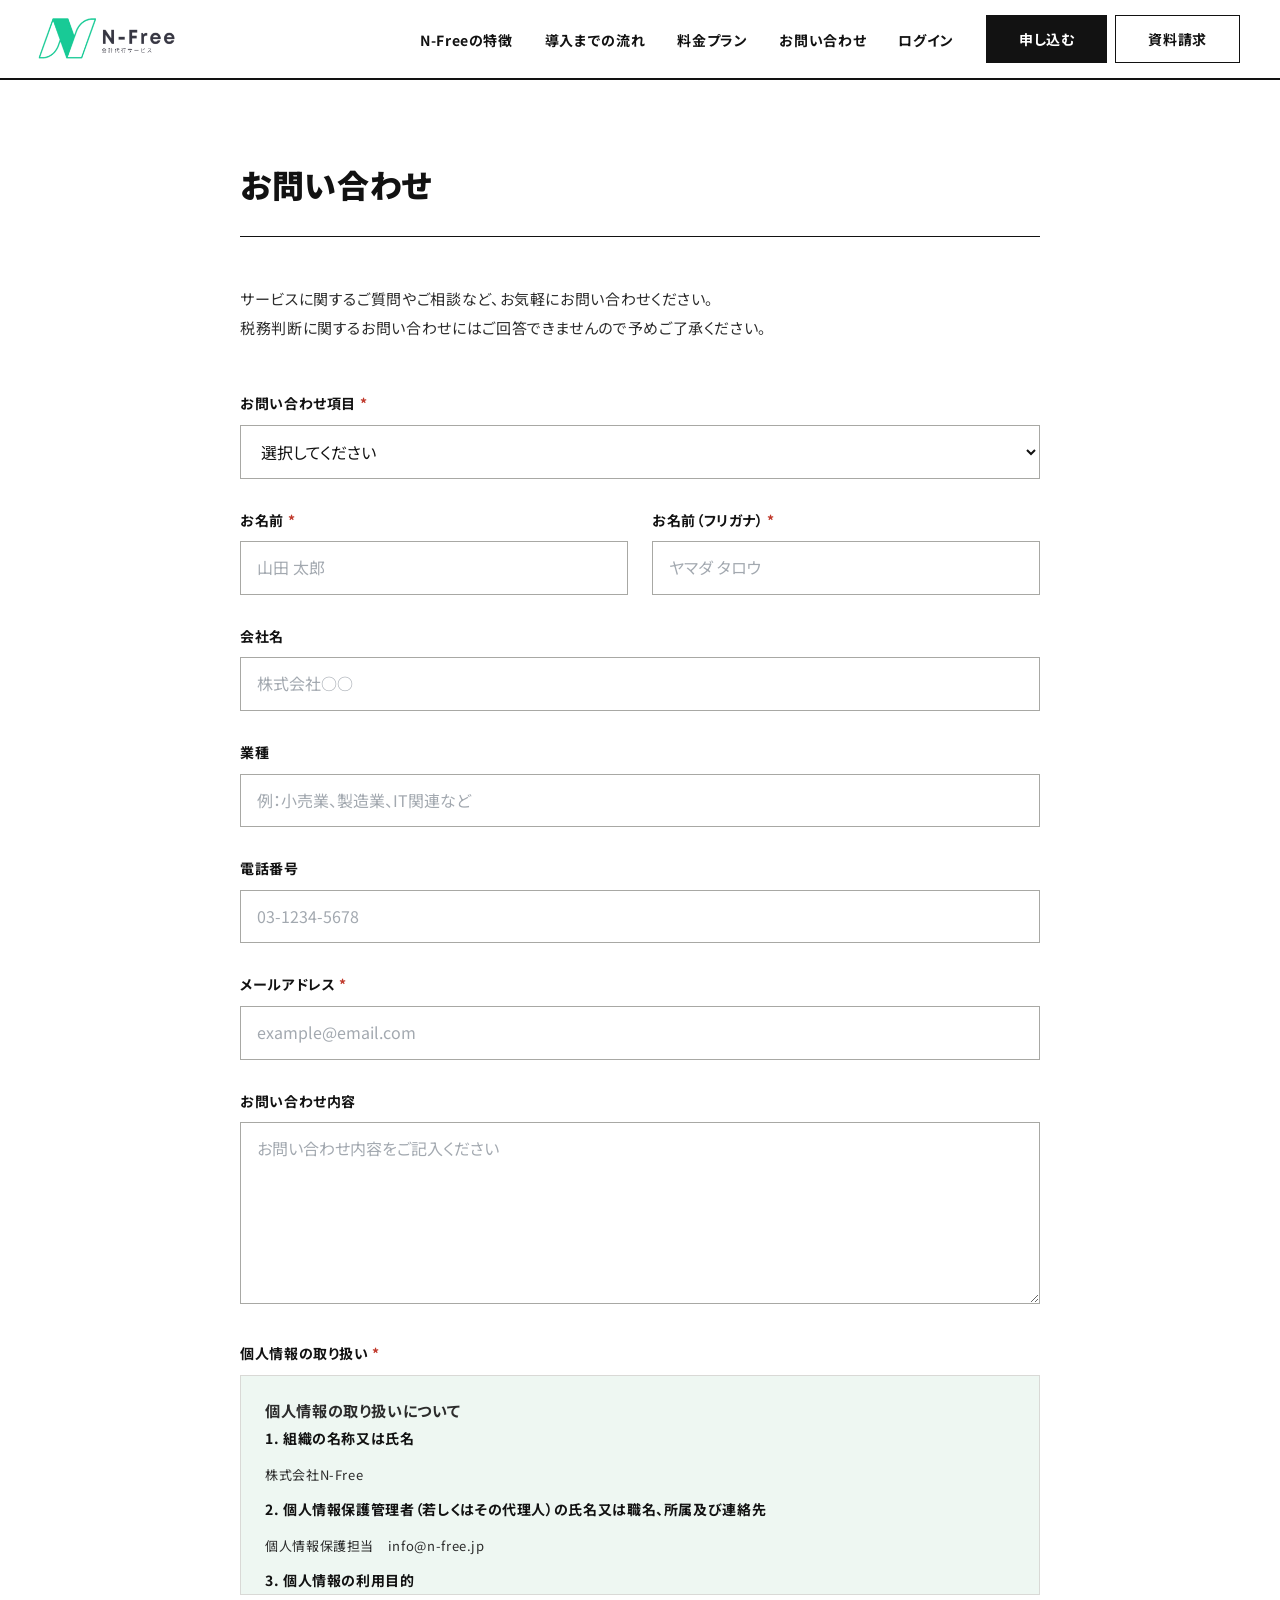
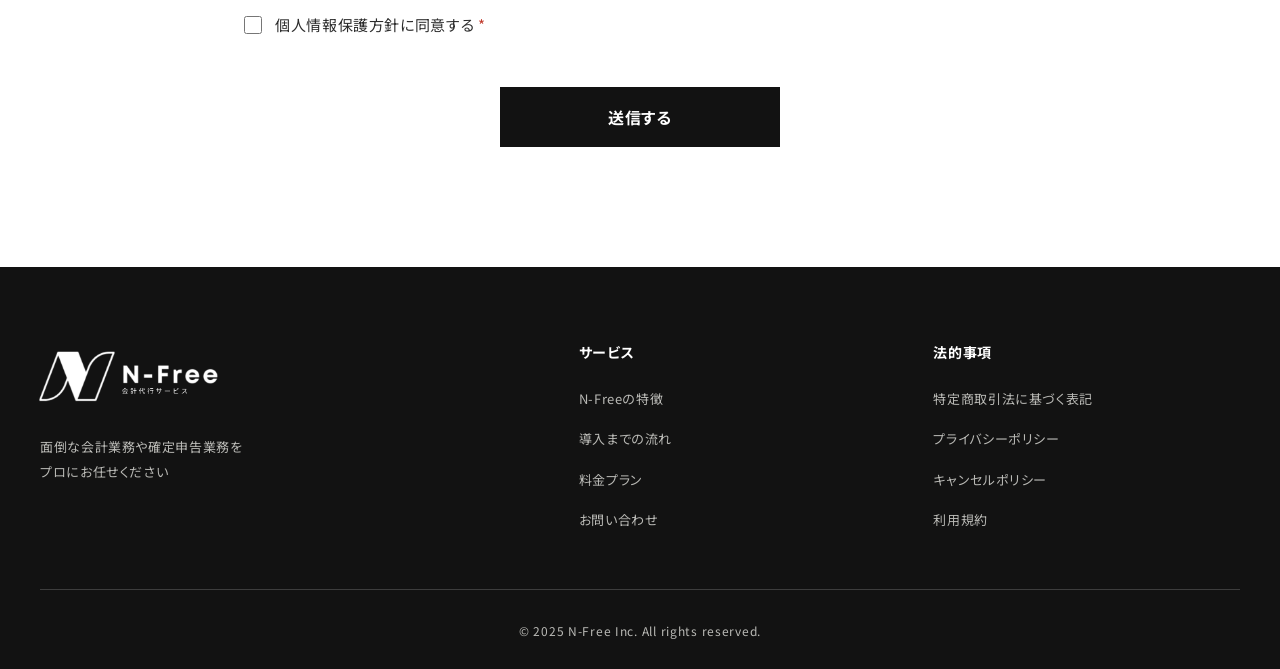
<file: contact.html>
<!DOCTYPE html>
<html lang="ja">

<head>
    <meta charset="UTF-8">
    <meta name="viewport" content="width=device-width, initial-scale=1.0">
    <meta name="robots" content="noindex, nofollow">
    <link rel="preconnect" href="https://fonts.googleapis.com">
    <link rel="preconnect" href="https://fonts.gstatic.com" crossorigin>
    <link rel="stylesheet" href="https://fonts.googleapis.com/css2?family=Noto+Sans+JP:wght@400;500;700;900&family=Barlow+Condensed:wght@500;600&display=swap">
    <script>document.documentElement.classList.add('js');setTimeout(function(){if(!window.__rv)document.documentElement.classList.remove('js')},3000);</script>
    <title>お問い合わせ | N-Free 記帳代行サービス</title>
    <link rel="icon" href="image/favicon.ico" type="image/x-icon">
    <link rel="stylesheet" href="style.css">
    <link rel="stylesheet" href="https://cdnjs.cloudflare.com/ajax/libs/font-awesome/6.5.1/css/all.min.css">
    <script src="https://code.jquery.com/jquery-3.6.0.min.js"></script>
</head>

<body>
    <header>
        <div class="container">
            <div class="header-flex">
                <div class="header-img">
                    <a href="index.html"><img src="image/logo01.png" alt="N-Free"></a>
                </div>
                <nav>
                    <ul class="header-list">
                        <li><a href="index.html#sec03" class="list">N-Freeの特徴</a></li>
                        <li><a href="index.html#sec08" class="list">導入までの流れ</a></li>
                        <li><a href="index.html#sec07" class="list">料金プラン</a></li>
                        <li><a href="contact.html" class="list">お問い合わせ</a></li>
                        <li><a href="https://app.n-free.jp" class="list" target="_blank">ログイン</a></li>
                    </ul>
                </nav>
                <div class="header-actions">
                    <a href="https://app.n-free.jp" class="header-login" target="_blank">ログイン</a>
                    <div class="header-link">
                        <a href="https://app.n-free.jp/signup" target="_blank">
                            <span>申し込む</span>
                        </a>
                        <a href="contact.html">
                            <span>資料請求</span>
                        </a>
                    </div>
                </div>
                <div id="hamburger" class="hamburger">
                    <span></span>
                    <span></span>
                    <span></span>
                </div>
            </div>
            <div class="menu-overlay"></div>
            <div class="hide-flex">
                <nav>
                    <ul class="hide-list">
                        <li><a href="index.html#sec03" class="list">N-Freeの特徴</a></li>
                        <li><a href="index.html#sec08" class="list">導入までの流れ</a></li>
                        <li><a href="index.html#sec07" class="list">料金プラン</a></li>
                        <li><a href="contact.html" class="list">お問い合わせ</a></li>
                        <li><a href="https://app.n-free.jp" class="list" target="_blank">ログイン</a></li>
                    </ul>
                </nav>
                <div class="hide-link">
                    <a href="https://app.n-free.jp/signup" target="_blank">
                        <span>申し込む</span>
                    </a>
                    <a href="contact.html">
                        <span>資料請求</span>
                    </a>
                </div>
            </div>
        </div>
    </header>

    <main>
        <section class="contact-page">
            <div class="container">
                <h1>お問い合わせ</h1>
                <p class="contact-intro">サービスに関するご質問やご相談など、お気軽にお問い合わせください。<br>税務判断に関するお問い合わせにはご回答できませんので予めご了承ください。</p>
                
                <form class="contact-form" action="#" onsubmit="return false;">
                    <!-- Honeypot field (bot protection) -->
                    <input type="text" name="_hp_check" style="display:none !important" tabindex="-1" autocomplete="off">
                    <div class="form-group">
                        <label for="inquiry-type">お問い合わせ項目 <span class="required">*</span></label>
                        <select id="inquiry-type" name="inquiry-type" required>
                            <option value="">選択してください</option>
                            <option value="資料請求する">資料請求する</option>
                            <option value="サービスについて">サービスについて</option>
                            <option value="代理店について">代理店について</option>
                            <option value="その他">その他</option>
                        </select>
                    </div>

                    <div class="form-row">
                        <div class="form-group half-width">
                            <label for="name">お名前 <span class="required">*</span></label>
                            <input type="text" id="name" name="name" required placeholder="山田 太郎">
                        </div>
                        <div class="form-group half-width">
                            <label for="name-kana">お名前（フリガナ） <span class="required">*</span></label>
                            <input type="text" id="name-kana" name="name-kana" required placeholder="ヤマダ タロウ">
                        </div>
                    </div>

                    <div class="form-group">
                        <label for="company">会社名</label>
                        <input type="text" id="company" name="company" placeholder="株式会社○○">
                    </div>

                    <div class="form-group">
                        <label for="industry">業種</label>
                        <input type="text" id="industry" name="industry" placeholder="例：小売業、製造業、IT関連など">
                    </div>

                    <div class="form-group">
                        <label for="phone">電話番号</label>
                        <input type="tel" id="phone" name="phone" placeholder="03-1234-5678">
                    </div>

                    <div class="form-group">
                        <label for="email">メールアドレス <span class="required">*</span></label>
                        <input type="email" id="email" name="email" required placeholder="example@email.com">
                    </div>

                    <div class="form-group">
                        <label for="message">お問い合わせ内容</label>
                        <textarea id="message" name="message" rows="6" placeholder="お問い合わせ内容をご記入ください"></textarea>
                    </div>

                    <div class="privacy-section">
                        <label class="privacy-label">個人情報の取り扱い <span class="required">*</span></label>
                        <div class="privacy-scroll">
                            <div class="privacy-content">
                                <h3>個人情報の取り扱いについて</h3>
                                
                                <h4>1. 組織の名称又は氏名</h4>
                                <p>株式会社N-Free</p>
                                
                                <h4>2. 個人情報保護管理者（若しくはその代理人）の氏名又は職名、所属及び連絡先</h4>
                                <p>個人情報保護担当　info@n-free.jp</p>
                                
                                <h4>3. 個人情報の利用目的</h4>
                                <ul>
                                    <li>お問い合わせ対応のため</li>
                                    <li>本サービスご利用開始手続きのため</li>
                                    <li>本サービスご提供のため</li>
                                    <li>本サービス資料ご提供のため</li>
                                    <li>お客様のご契約内容管理のため</li>
                                    <li>弊社の他サービスのご案内のため</li>
                                </ul>

                                <h4>4. 個人情報の取り扱い業務の委託</h4>
                                <p>個人情報の取扱業務の全部または一部を外部に業務委託する場合があります。その際、弊社は、個人情報を適切に保護できる管理体制を敷き実行していることを条件として委託先を厳選したうえで、機密保持契約を委託先と締結し、お客様の個人情報を厳密に管理させます。</p>

                                <h4>5. 個人情報の開示等の請求</h4>
                                <p>お客様は、弊社に対してご自身の個人情報の開示等（利用目的の通知、開示、内容の訂正・追加・削除、利用の停止または消去、第三者への提供の停止）に関して、当社問合わせ窓口に申し出ることができます。</p>
                                <p>その際、弊社はお客様ご本人を確認させていただいたうえで、合理的な期間内に対応いたします。</p>
                                <p>なお、個人情報に関する弊社問合わせ先は、次の通りです。</p>
                                
                                <div style="background-color: #f0f8ff; padding: 15px; border-radius: 5px; margin: 15px 0;">
                                    <strong>株式会社N-Free　個人情報問合せ窓口</strong><br>
                                    〒105-0013　東京都港区浜松町一丁目23番9号 セゾンビル浜松町5F<br>
                                    メールアドレス: info@n-free.jp<br>
                                    受付時間: 10：00～19：00(土・日曜日、祝日、年末年始、お盆期間、ゴールデンウィークを除く)
                                </div>

                                <h4>6. 個人情報を提供されることの任意性について</h4>
                                <p>お客様がご自身の個人情報を弊社に提供されるか否かは、お客様の任意ですが、もしご提供されない場合には、お問い合わせ対応や本サービス資料のご提供ができない場合がありますので予めご了承ください。</p>
                            </div>
                        </div>
                        <div class="privacy-agree">
                            <input type="checkbox" id="privacy-agree" name="privacy-agree" value="同意する" required>
                            <label for="privacy-agree">個人情報保護方針に同意する <span class="required">*</span></label>
                        </div>
                    </div>

                    <div class="submit-section">
                        <button type="submit" class="submit-btn">送信する</button>
                    </div>
                </form>
            </div>
        </section>
    </main>

    <footer>
        <div class="container">
            <div class="footer-content">
                <div class="footer-section">
                    <div class="footer-logo">
                        <img src="image/logo01.png" alt="N-Free" style="max-width: 200px;">
                    </div>
                    <p class="footer-text">面倒な会計業務や確定申告業務を<br>プロにお任せください</p>
                </div>
                
                <div class="footer-section">
                    <h4>サービス</h4>
                    <ul class="footer-links">
                        <li><a href="index.html#sec03">N-Freeの特徴</a></li>
                        <li><a href="index.html#sec08">導入までの流れ</a></li>
                        <li><a href="index.html#sec07">料金プラン</a></li>
                        <li><a href="contact.html">お問い合わせ</a></li>
                    </ul>
                </div>
                
                <!--div class="footer-section">
                    <h4>会社情報</h4>
                    <ul class="footer-links">
                        <li><a href="index.html#sec10">会社概要</a></li>
                    </ul>
                </div-->
                
                <div class="footer-section">
                    <h4>法的事項</h4>
                    <ul class="footer-links">
                        <li><a href="tokushoho.html">特定商取引法に基づく表記</a></li>
                        <li><a href="privacy-policy.html">プライバシーポリシー</a></li>
                        <li><a href="cancel-policy.html">キャンセルポリシー</a></li>
                        <li><a href="terms-of-service.html">利用規約</a></li>
                    </ul>
                </div>
            </div>
            
            <div class="footer-bottom">
                <small>© 2025 N-Free Inc. All rights reserved.</small>
            </div>
        </div>
    </footer>

    <script src="script.js"></script>
</body>

</html>
</file>
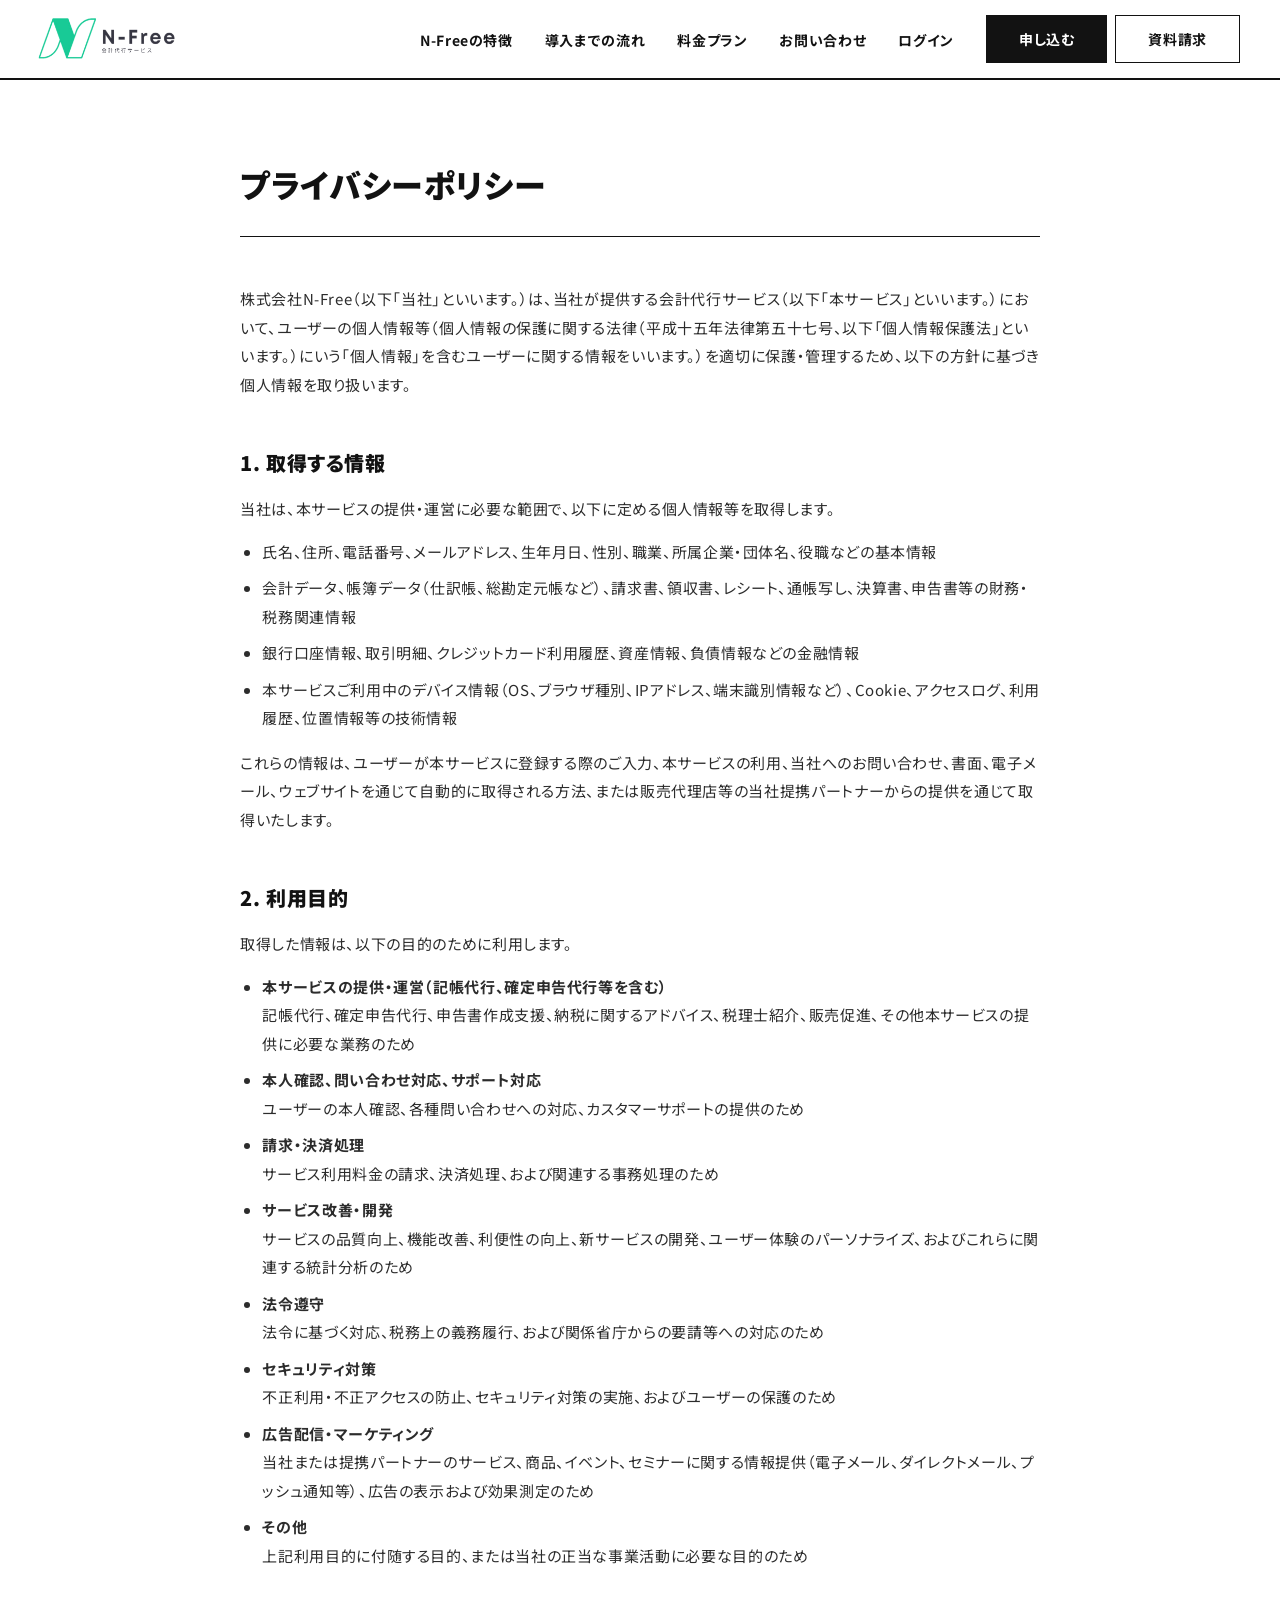
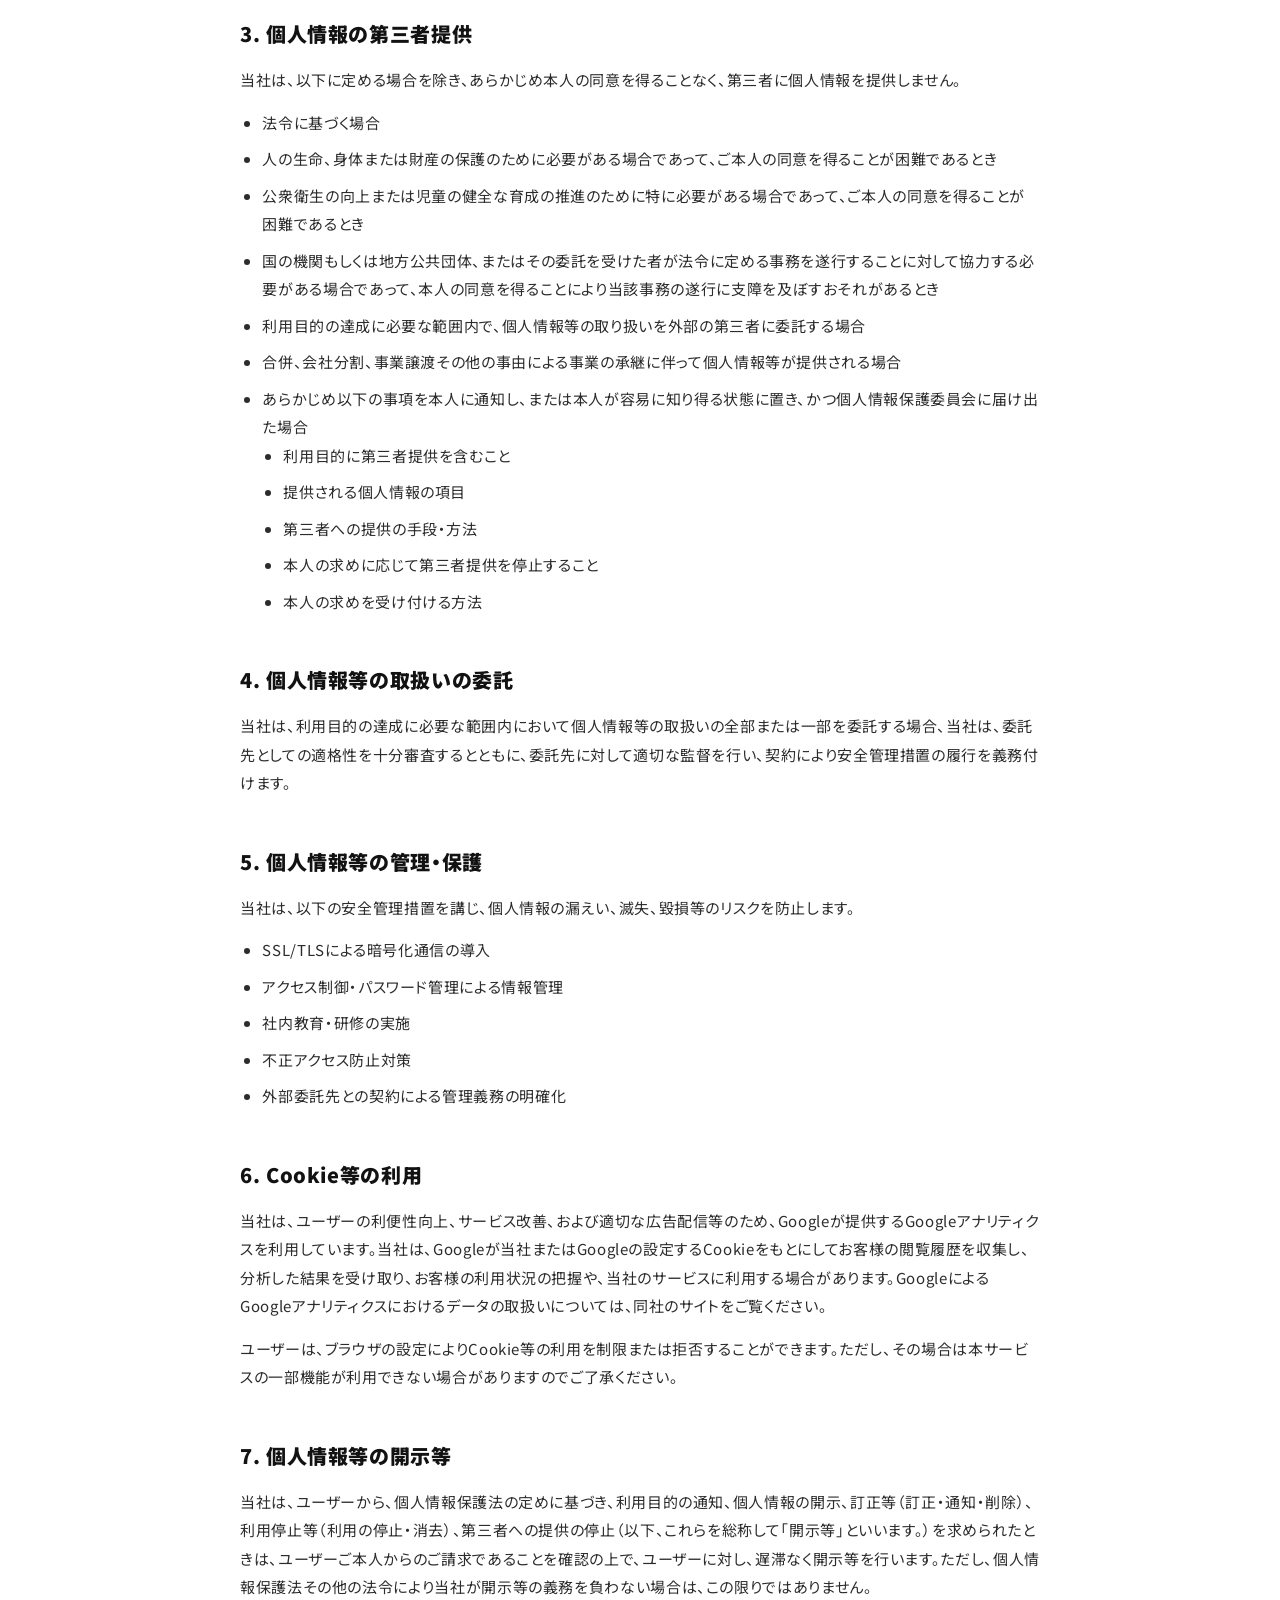
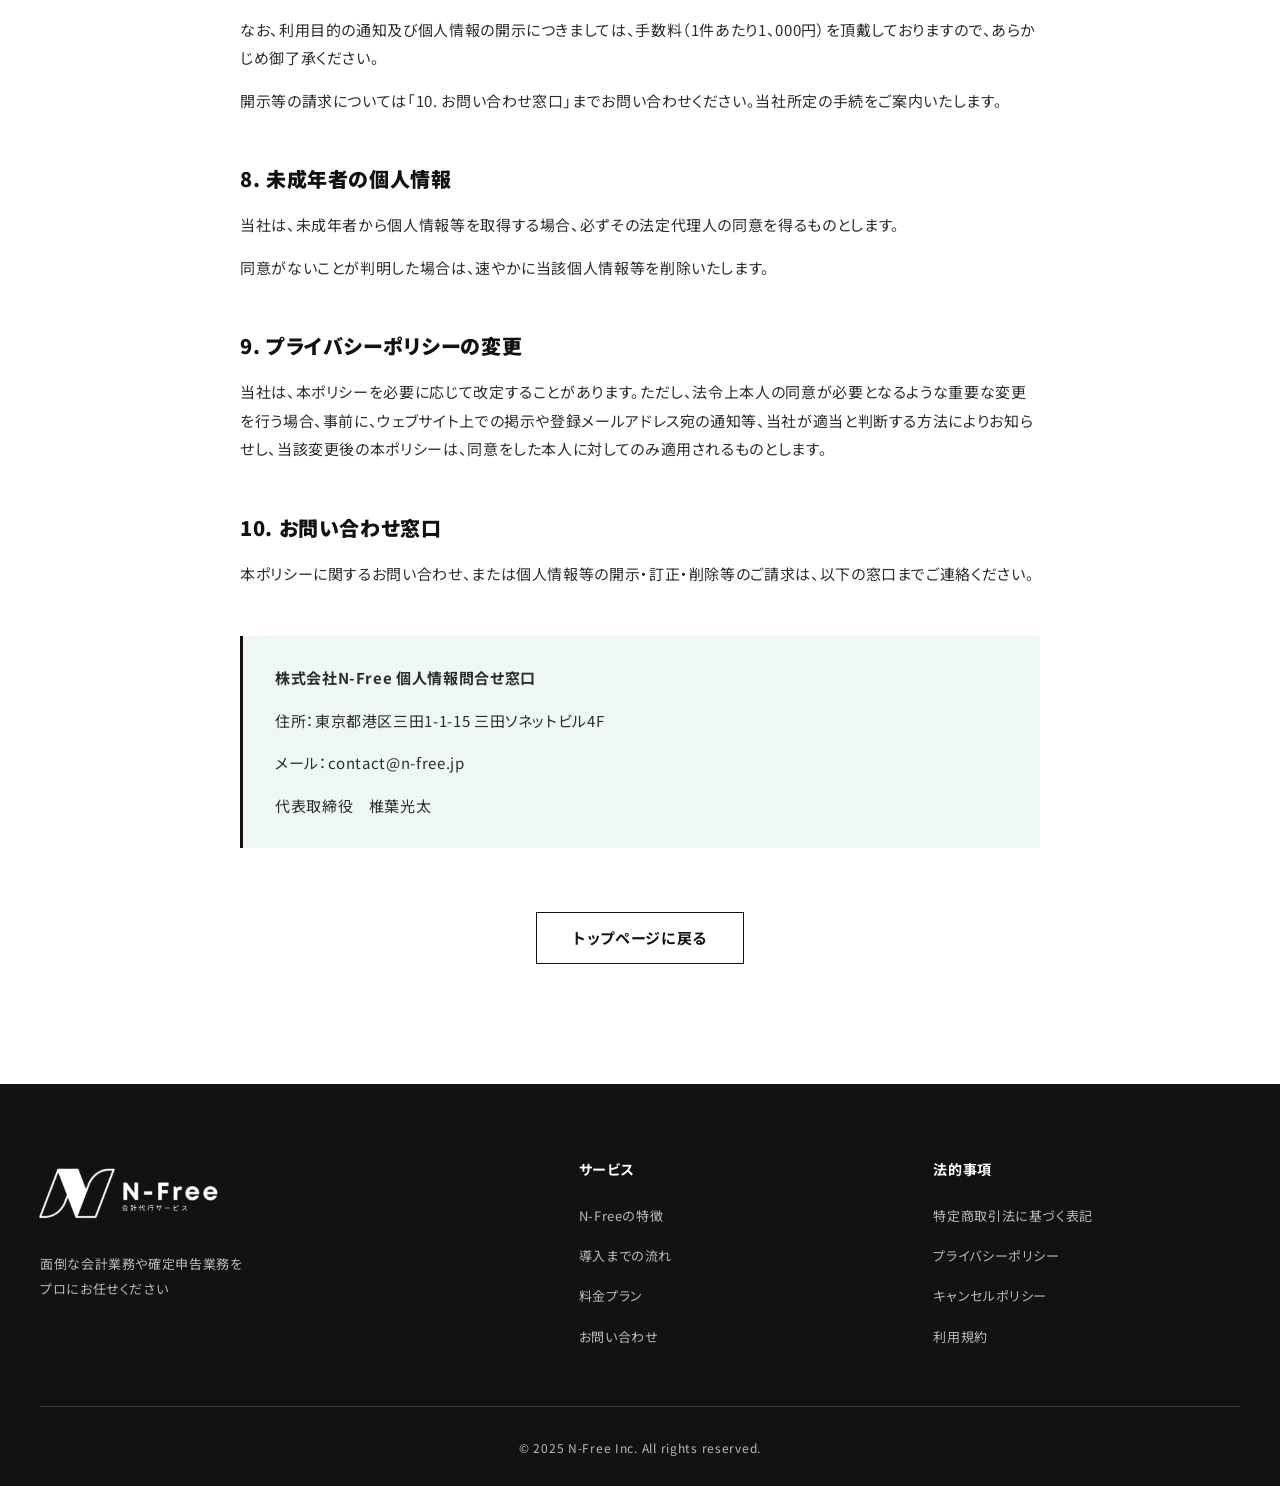
<file: privacy-policy.html>
<!DOCTYPE html>
<html lang="ja">

<head>
    <meta charset="UTF-8">
    <meta name="viewport" content="width=device-width, initial-scale=1.0">
    <meta name="robots" content="noindex, nofollow">
    <link rel="preconnect" href="https://fonts.googleapis.com">
    <link rel="preconnect" href="https://fonts.gstatic.com" crossorigin>
    <link rel="stylesheet" href="https://fonts.googleapis.com/css2?family=Noto+Sans+JP:wght@400;500;700;900&family=Barlow+Condensed:wght@500;600&display=swap">
    <script>document.documentElement.classList.add('js');setTimeout(function(){if(!window.__rv)document.documentElement.classList.remove('js')},3000);</script>
    <title>プライバシーポリシー | N-Free 記帳代行サービス</title>
    <link rel="icon" href="image/favicon.ico" type="image/x-icon">
    <link rel="stylesheet" href="style.css">
    <link rel="stylesheet" href="https://cdnjs.cloudflare.com/ajax/libs/font-awesome/6.5.1/css/all.min.css">
    <script src="https://cdn.jsdelivr.net/npm/jquery@3.6.0/dist/jquery.min.js"></script>
    <script src="script.js"></script>
</head>

<body>
    <header>
        <div class="container">
            <div class="header-flex">
                <div class="header-img">
                    <a href="index.html"><img src="image/logo01.png" alt="N-Free"></a>
                </div>
                <nav>
                    <ul class="header-list">
                        <li><a href="index.html#sec03" class="list">N-Freeの特徴</a></li>
                        <li><a href="index.html#sec08" class="list">導入までの流れ</a></li>
                        <li><a href="index.html#sec07" class="list">料金プラン</a></li>
                        <li><a href="contact.html" class="list">お問い合わせ</a></li>
                        <li><a href="https://app.n-free.jp" class="list">ログイン</a></li>
                    </ul>
                </nav>
                <div class="header-actions">
                    <a href="https://app.n-free.jp" class="header-login" target="_blank">ログイン</a>
                    <div class="header-link">
                        <a href="https://app.n-free.jp/signup" target="_blank">
                            <span>申し込む</span>
                        </a>
                        <a href="contact.html">
                            <span>資料請求</span>
                        </a>
                    </div>
                </div>
                <div id="hamburger" class="hamburger">
                    <span></span>
                    <span></span>
                    <span></span>
                </div>
            </div>
            <div class="menu-overlay"></div>
            <div class="hide-flex">
                <nav>
                    <ul class="hide-list">
                        <li><a href="index.html#sec03" class="list">N-Freeの特徴</a></li>
                        <li><a href="index.html#sec08" class="list">導入までの流れ</a></li>
                        <li><a href="index.html#sec07" class="list">料金プラン</a></li>
                        <li><a href="contact.html" class="list">お問い合わせ</a></li>
                        <li><a href="https://app.n-free.jp" class="list" target="_blank">ログイン</a></li>
                    </ul>
                </nav>
                <div class="hide-link">
                    <a href="https://app.n-free.jp/signup" target="_blank">
                        <span>申し込む</span>
                    </a>
                    <a href="contact.html">
                        <span>資料請求</span>
                    </a>
                </div>
            </div>
        </div>
    </header>

    <main>
        <section class="policy-page">
            <div class="policy-container">
                <h1>プライバシーポリシー</h1>
                
                <div>
                    <div>
                        <p>株式会社N-Free（以下「当社」といいます。）は、当社が提供する会計代行サービス（以下「本サービス」といいます。）において、ユーザーの個人情報等（個人情報の保護に関する法律（平成十五年法律第五十七号、以下「個人情報保護法」といいます。）にいう「個人情報」を含むユーザーに関する情報をいいます。）を適切に保護・管理するため、以下の方針に基づき個人情報を取り扱います。</p>
                    </div>

                    <div>
                        <h2>1. 取得する情報</h2>
                        <p>当社は、本サービスの提供・運営に必要な範囲で、以下に定める個人情報等を取得します。</p>
                        <ul>
                            <li>氏名、住所、電話番号、メールアドレス、生年月日、性別、職業、所属企業・団体名、役職などの基本情報</li>
                            <li>会計データ、帳簿データ（仕訳帳、総勘定元帳など）、請求書、領収書、レシート、通帳写し、決算書、申告書等の財務・税務関連情報</li>
                            <li>銀行口座情報、取引明細、クレジットカード利用履歴、資産情報、負債情報などの金融情報</li>
                            <li>本サービスご利用中のデバイス情報（OS、ブラウザ種別、IPアドレス、端末識別情報など）、Cookie、アクセスログ、利用履歴、位置情報等の技術情報</li>
                        </ul>
                        <p>これらの情報は、ユーザーが本サービスに登録する際のご入力、本サービスの利用、当社へのお問い合わせ、書面、電子メール、ウェブサイトを通じて自動的に取得される方法、または販売代理店等の当社提携パートナーからの提供を通じて取得いたします。</p>
                    </div>

                    <div>
                        <h2>2. 利用目的</h2>
                        <p>取得した情報は、以下の目的のために利用します。</p>
                        <ul>
                            <li><strong>本サービスの提供・運営（記帳代行、確定申告代行等を含む）</strong><br>記帳代行、確定申告代行、申告書作成支援、納税に関するアドバイス、税理士紹介、販売促進、その他本サービスの提供に必要な業務のため</li>
                            <li><strong>本人確認、問い合わせ対応、サポート対応</strong><br>ユーザーの本人確認、各種問い合わせへの対応、カスタマーサポートの提供のため</li>
                            <li><strong>請求・決済処理</strong><br>サービス利用料金の請求、決済処理、および関連する事務処理のため</li>
                            <li><strong>サービス改善・開発</strong><br>サービスの品質向上、機能改善、利便性の向上、新サービスの開発、ユーザー体験のパーソナライズ、およびこれらに関連する統計分析のため</li>
                            <li><strong>法令遵守</strong><br>法令に基づく対応、税務上の義務履行、および関係省庁からの要請等への対応のため</li>
                            <li><strong>セキュリティ対策</strong><br>不正利用・不正アクセスの防止、セキュリティ対策の実施、およびユーザーの保護のため</li>
                            <li><strong>広告配信・マーケティング</strong><br>当社または提携パートナーのサービス、商品、イベント、セミナーに関する情報提供（電子メール、ダイレクトメール、プッシュ通知等）、広告の表示および効果測定のため</li>
                            <li><strong>その他</strong><br>上記利用目的に付随する目的、または当社の正当な事業活動に必要な目的のため</li>
                        </ul>
                    </div>

                    <div>
                        <h2>3. 個人情報の第三者提供</h2>
                        <p>当社は、以下に定める場合を除き、あらかじめ本人の同意を得ることなく、第三者に個人情報を提供しません。</p>
                        <ul>
                            <li>法令に基づく場合</li>
                            <li>人の生命、身体または財産の保護のために必要がある場合であって、ご本人の同意を得ることが困難であるとき</li>
                            <li>公衆衛生の向上または児童の健全な育成の推進のために特に必要がある場合であって、ご本人の同意を得ることが困難であるとき</li>
                            <li>国の機関もしくは地方公共団体、またはその委託を受けた者が法令に定める事務を遂行することに対して協力する必要がある場合であって、本人の同意を得ることにより当該事務の遂行に支障を及ぼすおそれがあるとき</li>
                            <li>利用目的の達成に必要な範囲内で、個人情報等の取り扱いを外部の第三者に委託する場合</li>
                            <li>合併、会社分割、事業譲渡その他の事由による事業の承継に伴って個人情報等が提供される場合</li>
                            <li>あらかじめ以下の事項を本人に通知し、または本人が容易に知り得る状態に置き、かつ個人情報保護委員会に届け出た場合
                                <ul>
                                    <li>利用目的に第三者提供を含むこと</li>
                                    <li>提供される個人情報の項目</li>
                                    <li>第三者への提供の手段・方法</li>
                                    <li>本人の求めに応じて第三者提供を停止すること</li>
                                    <li>本人の求めを受け付ける方法</li>
                                </ul>
                            </li>
                        </ul>
                    </div>

                    <div>
                        <h2>4. 個人情報等の取扱いの委託</h2>
                        <p>当社は、利用目的の達成に必要な範囲内において個人情報等の取扱いの全部または一部を委託する場合、当社は、委託先としての適格性を十分審査するとともに、委託先に対して適切な監督を行い、契約により安全管理措置の履行を義務付けます。</p>
                    </div>

                    <div>
                        <h2>5. 個人情報等の管理・保護</h2>
                        <p>当社は、以下の安全管理措置を講じ、個人情報の漏えい、滅失、毀損等のリスクを防止します。</p>
                        <ul>
                            <li>SSL/TLSによる暗号化通信の導入</li>
                            <li>アクセス制御・パスワード管理による情報管理</li>
                            <li>社内教育・研修の実施</li>
                            <li>不正アクセス防止対策</li>
                            <li>外部委託先との契約による管理義務の明確化</li>
                        </ul>
                    </div>

                    <div>
                        <h2>6. Cookie等の利用</h2>
                        <p>当社は、ユーザーの利便性向上、サービス改善、および適切な広告配信等のため、Googleが提供するGoogleアナリティクスを利用しています。当社は、Googleが当社またはGoogleの設定するCookieをもとにしてお客様の閲覧履歴を収集し、分析した結果を受け取り、お客様の利用状況の把握や、当社のサービスに利用する場合があります。GoogleによるGoogleアナリティクスにおけるデータの取扱いについては、同社のサイトをご覧ください。</p>
                        <p>ユーザーは、ブラウザの設定によりCookie等の利用を制限または拒否することができます。ただし、その場合は本サービスの一部機能が利用できない場合がありますのでご了承ください。</p>
                    </div>

                    <div>
                        <h2>7. 個人情報等の開示等</h2>
                        <p>当社は、ユーザーから、個人情報保護法の定めに基づき、利用目的の通知、個人情報の開示、訂正等（訂正・通知・削除）、利用停止等（利用の停止・消去）、第三者への提供の停止（以下、これらを総称して「開示等」といいます。）を求められたときは、ユーザーご本人からのご請求であることを確認の上で、ユーザーに対し、遅滞なく開示等を行います。ただし、個人情報保護法その他の法令により当社が開示等の義務を負わない場合は、この限りではありません。</p>
                        <p>なお、利用目的の通知及び個人情報の開示につきましては、手数料（1件あたり1、000円）を頂戴しておりますので、あらかじめ御了承ください。</p>
                        <p>開示等の請求については「10. お問い合わせ窓口」までお問い合わせください。当社所定の手続をご案内いたします。</p>
                    </div>

                    <div>
                        <h2>8. 未成年者の個人情報</h2>
                        <p>当社は、未成年者から個人情報等を取得する場合、必ずその法定代理人の同意を得るものとします。</p>
                        <p>同意がないことが判明した場合は、速やかに当該個人情報等を削除いたします。</p>
                    </div>

                    <div>
                        <h2>9. プライバシーポリシーの変更</h2>
                        <p>当社は、本ポリシーを必要に応じて改定することがあります。ただし、法令上本人の同意が必要となるような重要な変更を行う場合、事前に、ウェブサイト上での掲示や登録メールアドレス宛の通知等、当社が適当と判断する方法によりお知らせし、当該変更後の本ポリシーは、同意をした本人に対してのみ適用されるものとします。</p>
                    </div>

                    <div>
                        <h2>10. お問い合わせ窓口</h2>
                        <p>本ポリシーに関するお問い合わせ、または個人情報等の開示・訂正・削除等のご請求は、以下の窓口までご連絡ください。</p>
                        <div class="contact-box">
                            <p><strong>株式会社N-Free 個人情報問合せ窓口</strong></p>
                            <p>住所：東京都港区三田1-1-15 三田ソネットビル4F</p>
                            <p>メール：contact@n-free.jp</p>
                            <p>代表取締役　椎葉光太</p>
                        </div>
                    </div>

                    <div class="button-center">
                        <a href="index.html" class="back-button">トップページに戻る</a>
                    </div>
                </div>
            </div>
        </section>
    </main>

    <footer>
        <div class="container">
            <div class="footer-content">
                <div class="footer-section">
                    <div class="footer-logo">
                        <img src="image/logo01.png" alt="N-Free" style="max-width: 200px;">
                    </div>
                    <p class="footer-text">面倒な会計業務や確定申告業務を<br>プロにお任せください</p>
                </div>
                
                <div class="footer-section">
                    <h4>サービス</h4>
                    <ul class="footer-links">
                        <li><a href="index.html#sec03">N-Freeの特徴</a></li>
                        <li><a href="index.html#sec08">導入までの流れ</a></li>
                        <li><a href="index.html#sec07">料金プラン</a></li>
                        <li><a href="contact.html">お問い合わせ</a></li>
                    </ul>
                </div>
                
                <!--div class="footer-section">
                    <h4>会社情報</h4>
                    <ul class="footer-links">
                        <li><a href="index.html#sec10">会社概要</a></li>
                    </ul>
                </div-->
                
                <div class="footer-section">
                    <h4>法的事項</h4>
                    <ul class="footer-links">
                        <li><a href="tokushoho.html">特定商取引法に基づく表記</a></li>
                        <li><a href="privacy-policy.html">プライバシーポリシー</a></li>
                        <li><a href="cancel-policy.html">キャンセルポリシー</a></li>
                        <li><a href="terms-of-service.html">利用規約</a></li>
                    </ul>
                </div>
            </div>
            
            <div class="footer-bottom">
                <small>© 2025 N-Free Inc. All rights reserved.</small>
            </div>
        </div>
    </footer>

    <script src="script.js"></script>
</body>

</html>
</file>
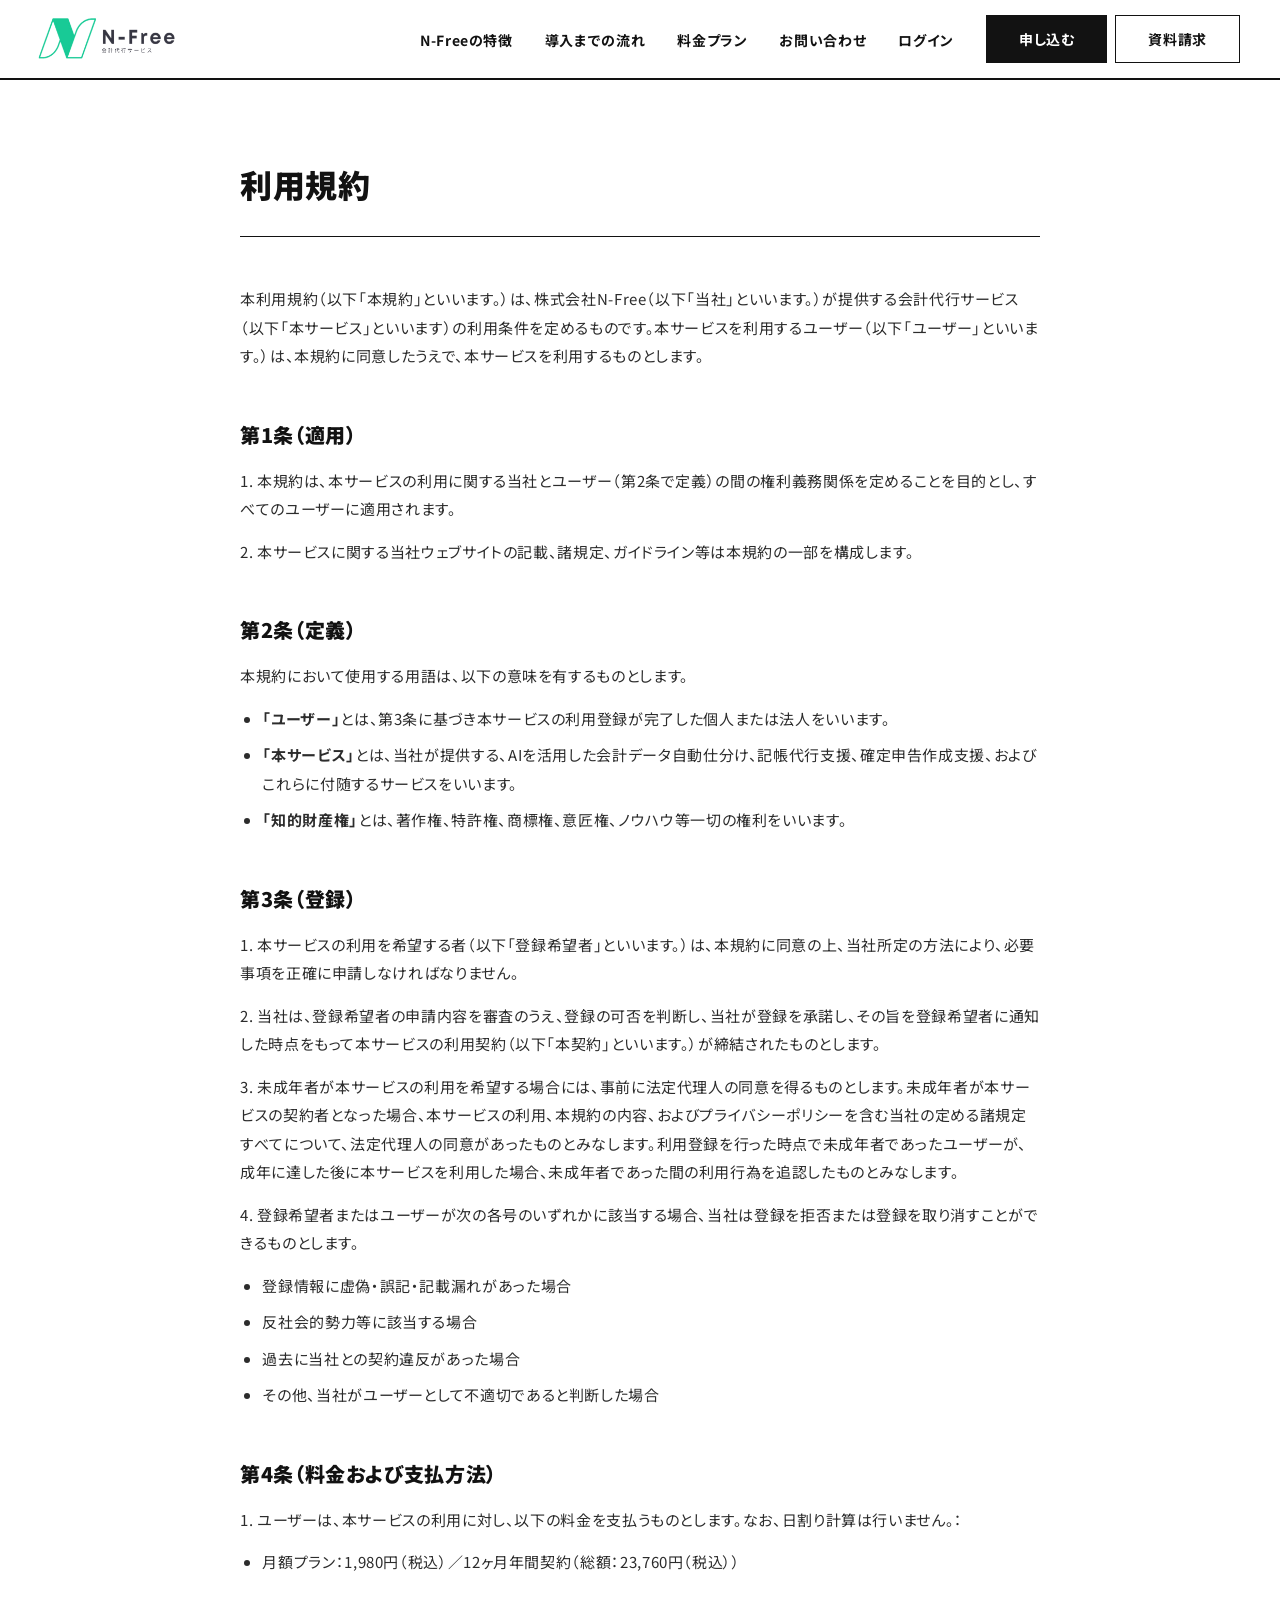
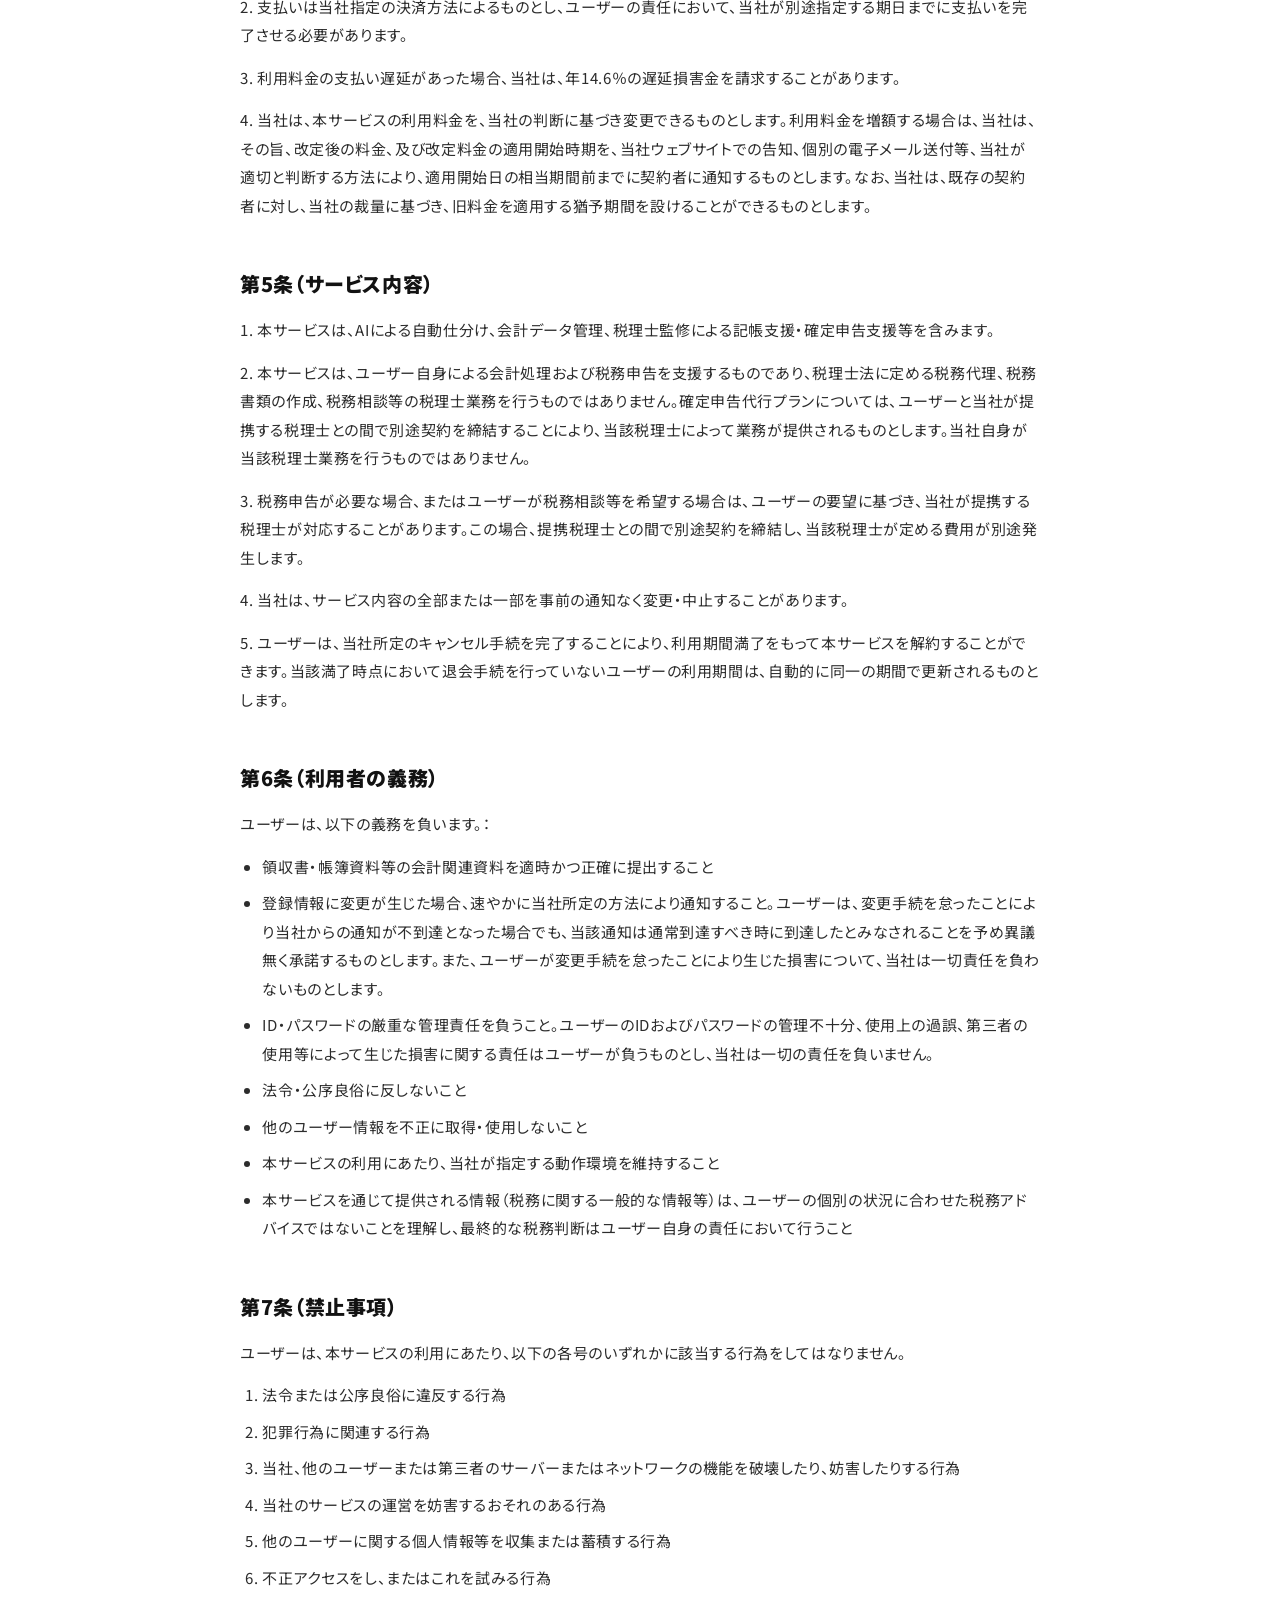
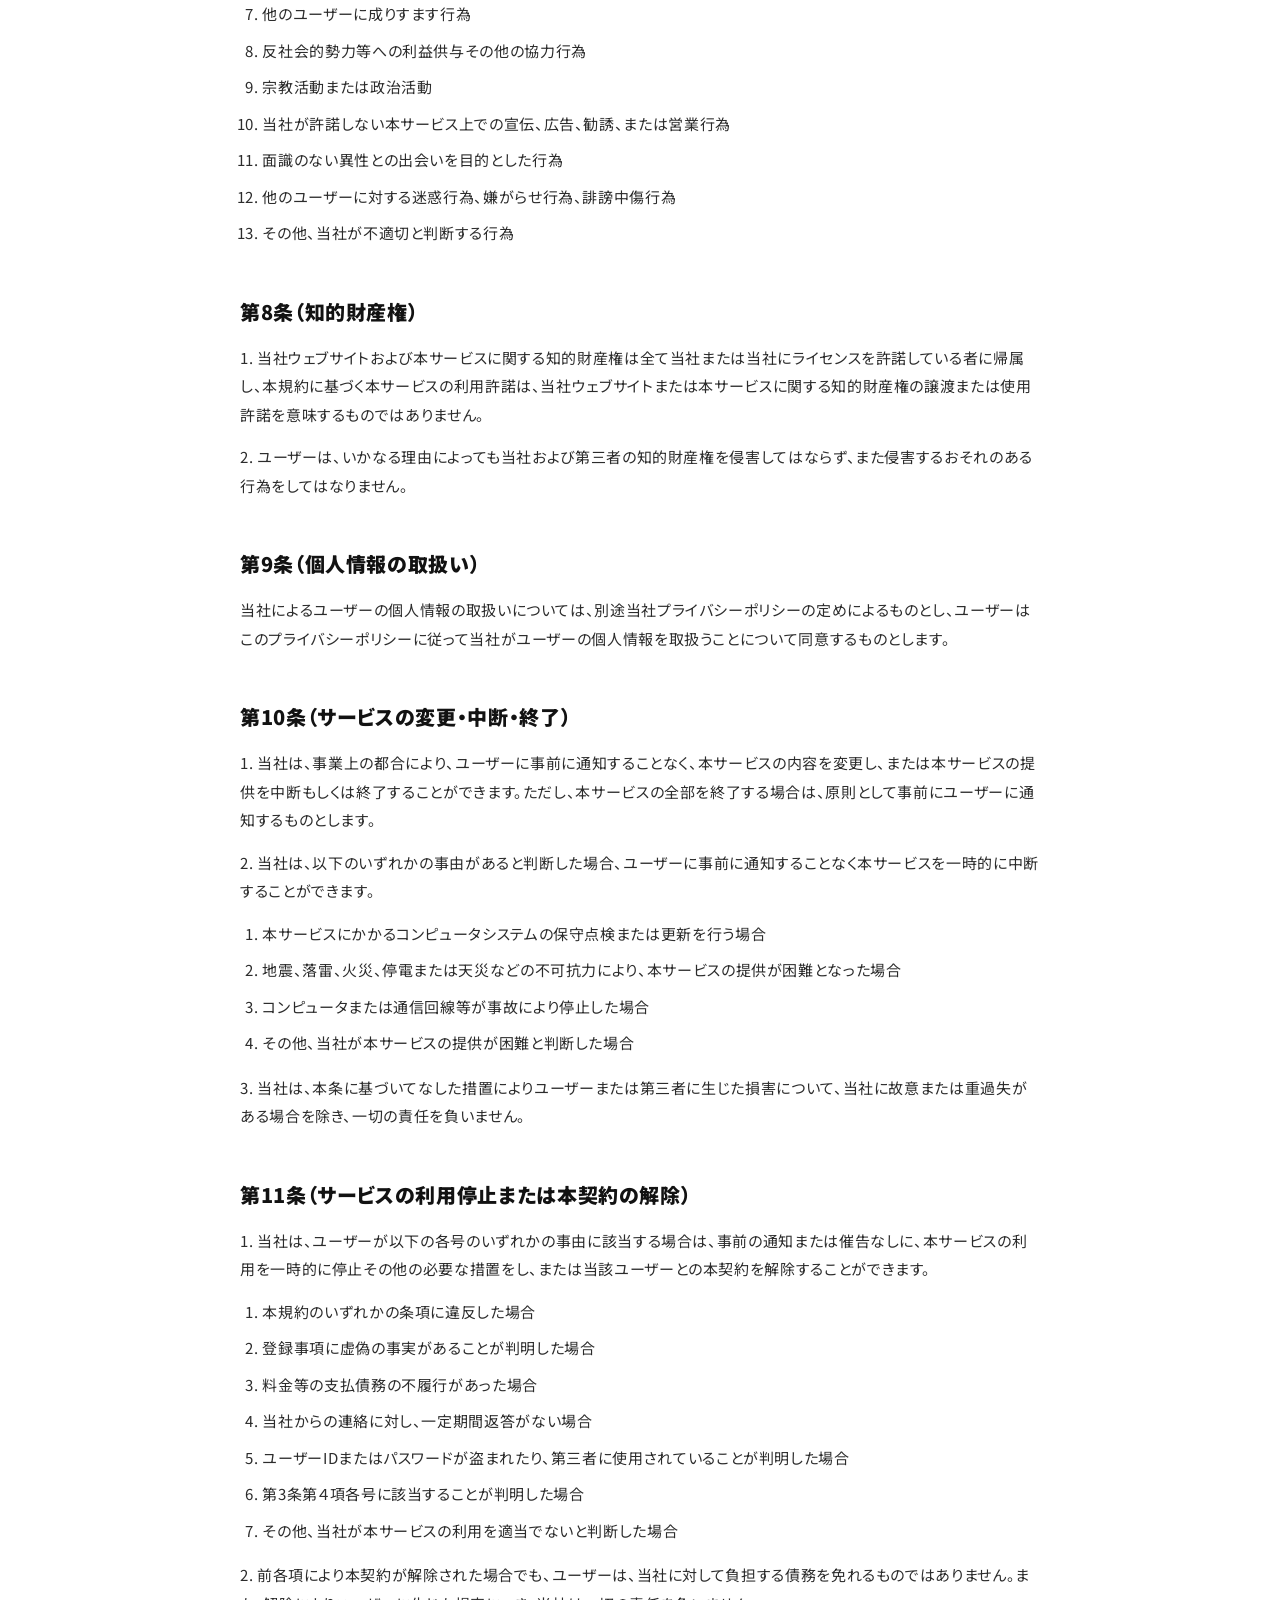
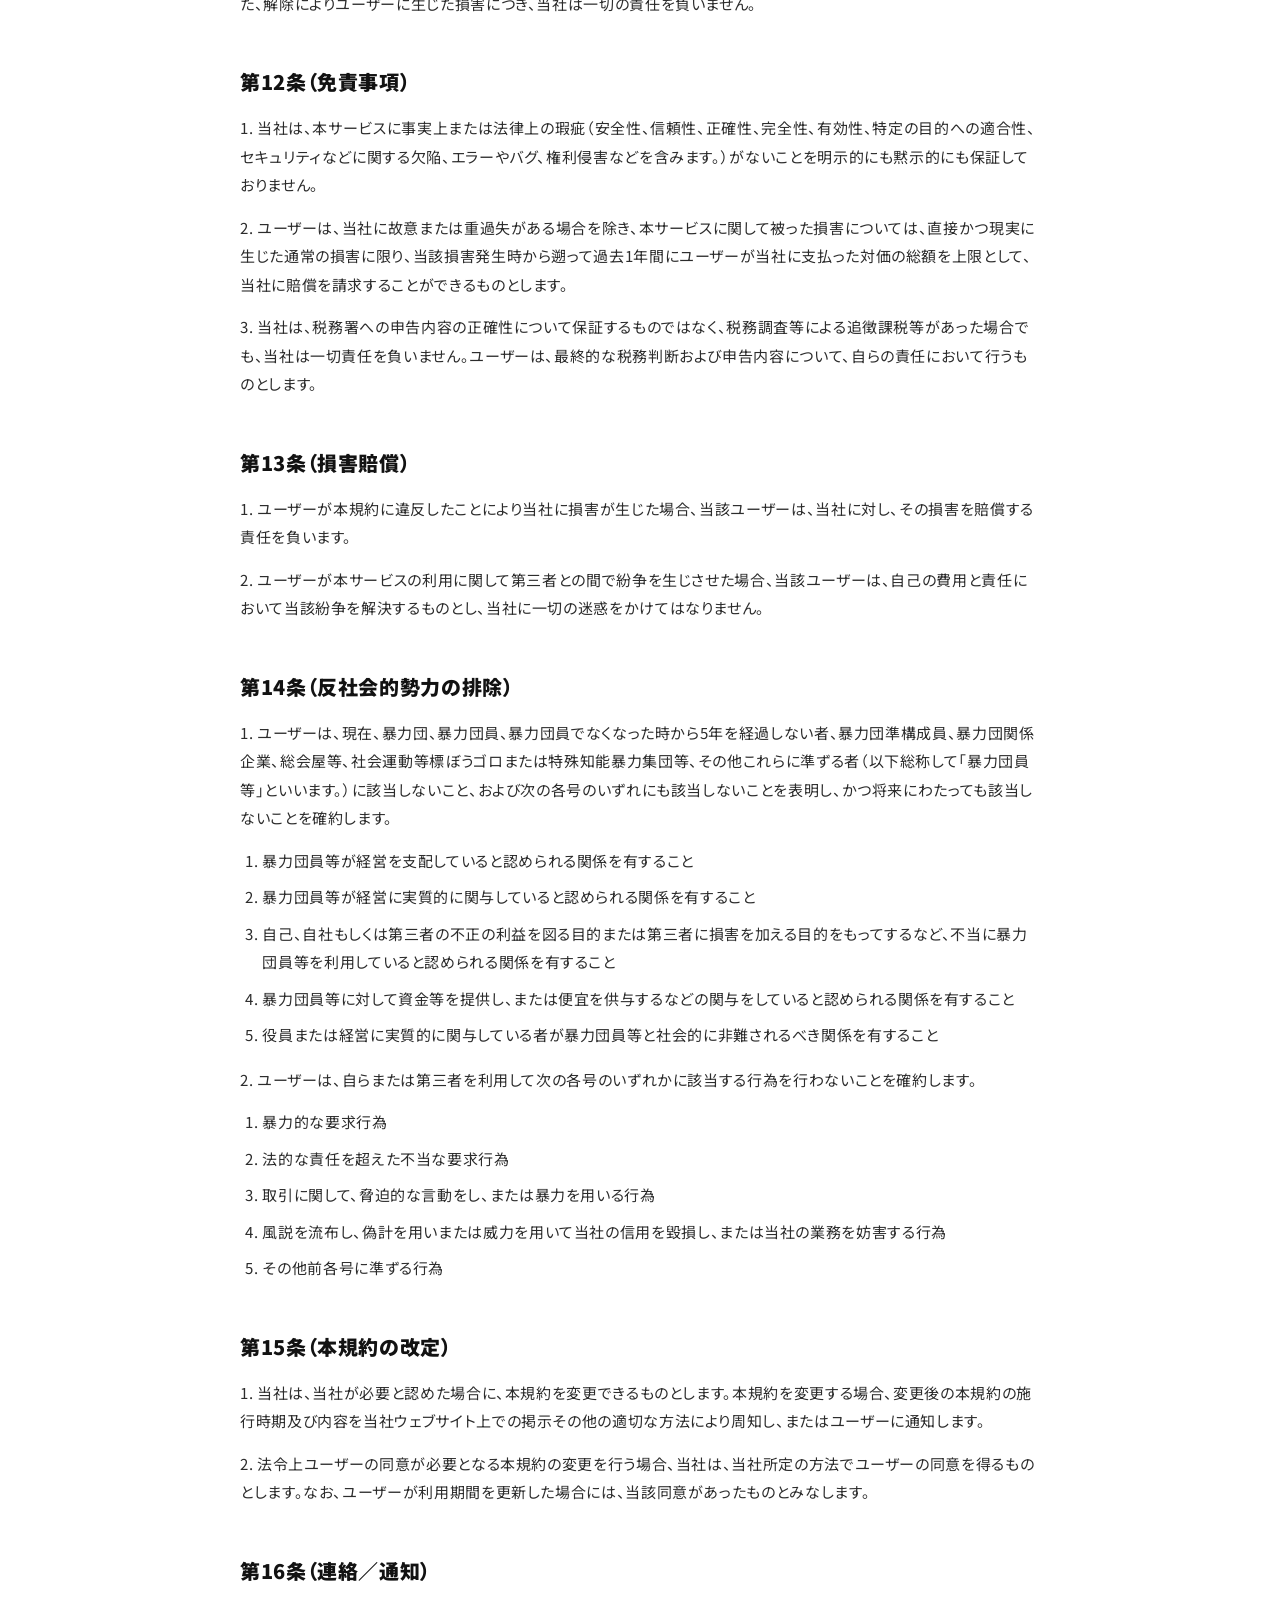
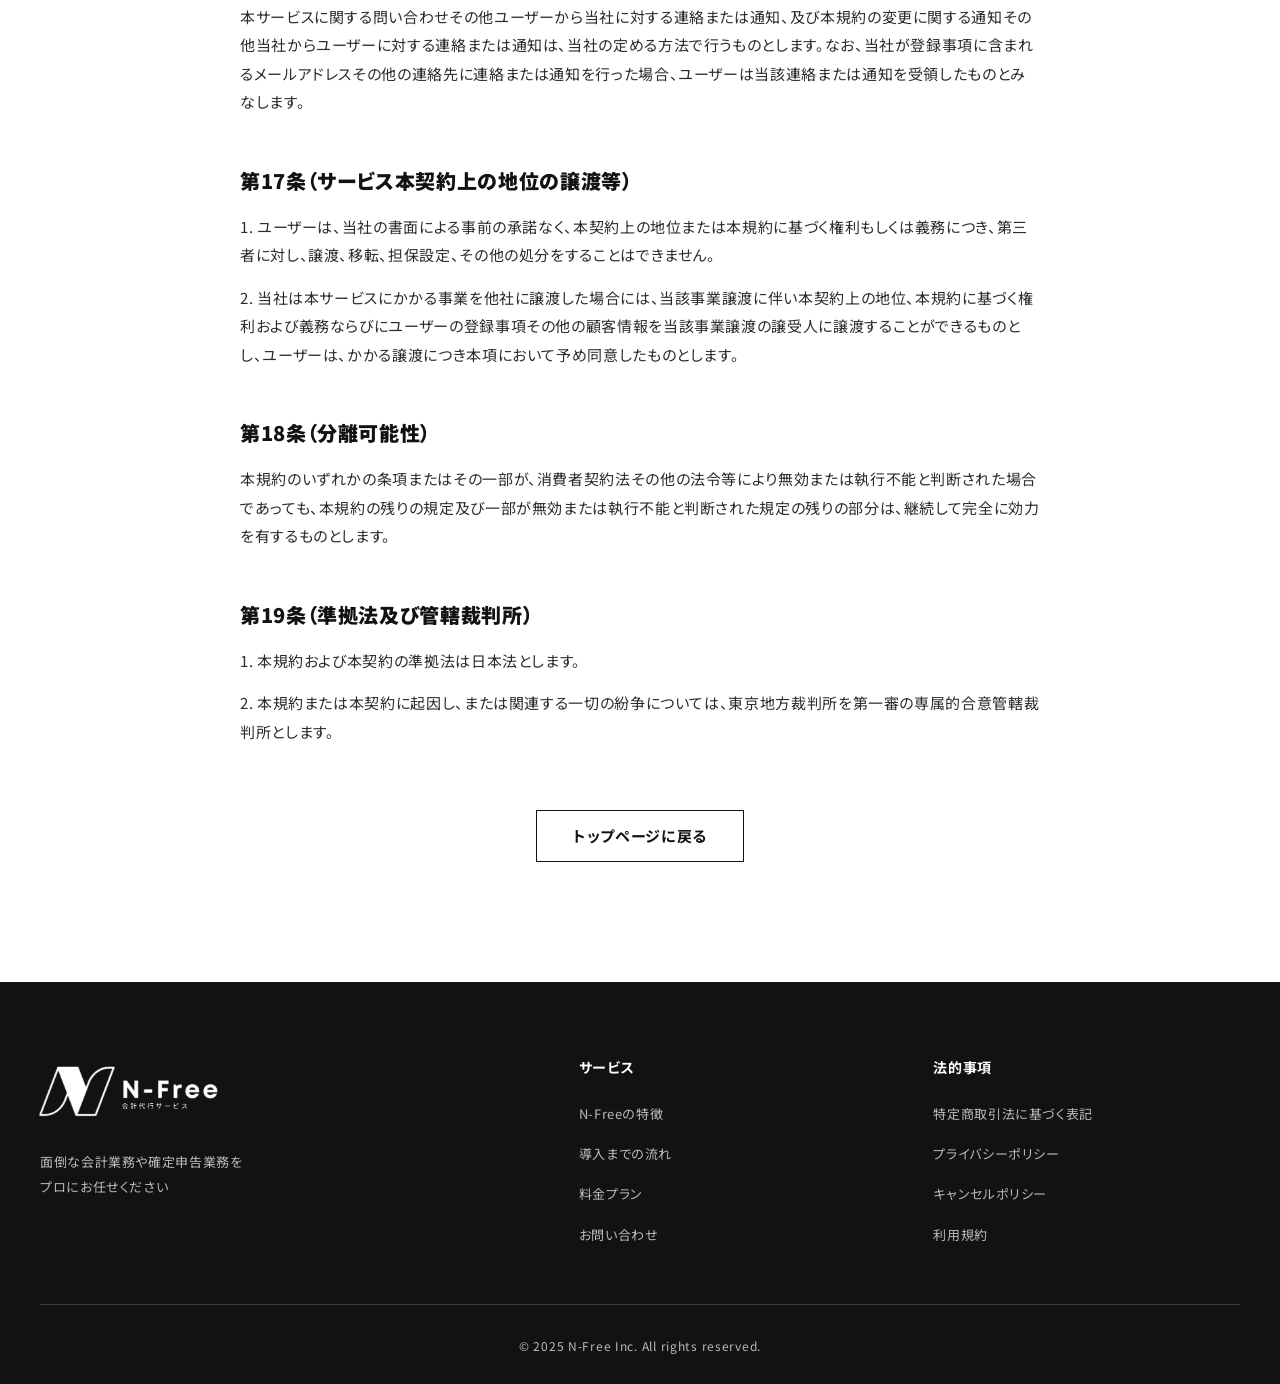
<file: terms-of-service.html>
<!DOCTYPE html>
<html lang="ja">

<head>
    <meta charset="UTF-8">
    <meta name="viewport" content="width=device-width, initial-scale=1.0">
    <meta name="robots" content="noindex, nofollow">
    <link rel="preconnect" href="https://fonts.googleapis.com">
    <link rel="preconnect" href="https://fonts.gstatic.com" crossorigin>
    <link rel="stylesheet" href="https://fonts.googleapis.com/css2?family=Noto+Sans+JP:wght@400;500;700;900&family=Barlow+Condensed:wght@500;600&display=swap">
    <script>document.documentElement.classList.add('js');setTimeout(function(){if(!window.__rv)document.documentElement.classList.remove('js')},3000);</script>
    <title>利用規約 | N-Free 記帳代行サービス</title>
    <link rel="icon" href="image/favicon.ico" type="image/x-icon">
    <link rel="stylesheet" href="style.css">
    <link rel="stylesheet" href="https://cdnjs.cloudflare.com/ajax/libs/font-awesome/6.5.1/css/all.min.css">
    <script src="https://code.jquery.com/jquery-3.6.0.min.js"></script>
</head>

<body>
    <header>
        <div class="container">
            <div class="header-flex">
                <div class="header-img">
                    <a href="index.html"><img src="image/logo01.png" alt="N-Free"></a>
                </div>
                <nav>
                    <ul class="header-list">
                        <li><a href="index.html#sec03" class="list">N-Freeの特徴</a></li>
                        <li><a href="index.html#sec08" class="list">導入までの流れ</a></li>
                        <li><a href="index.html#sec07" class="list">料金プラン</a></li>
                        <li><a href="contact.html" class="list">お問い合わせ</a></li>
                        <li><a href="https://app.n-free.jp" class="list" target="_blank">ログイン</a></li>
                    </ul>
                </nav>
                <div class="header-actions">
                    <a href="https://app.n-free.jp" class="header-login" target="_blank">ログイン</a>
                    <div class="header-link">
                        <a href="https://app.n-free.jp/signup" target="_blank">
                            <span>申し込む</span>
                        </a>
                        <a href="contact.html">
                            <span>資料請求</span>
                        </a>
                    </div>
                </div>
                <div id="hamburger" class="hamburger">
                    <span></span>
                    <span></span>
                    <span></span>
                </div>
            </div>
            <div class="menu-overlay"></div>
            <div class="hide-flex">
                <nav>
                    <ul class="hide-list">
                        <li><a href="index.html#sec03" class="list">N-Freeの特徴</a></li>
                        <li><a href="index.html#sec08" class="list">導入までの流れ</a></li>
                        <li><a href="index.html#sec07" class="list">料金プラン</a></li>
                        <li><a href="contact.html" class="list">お問い合わせ</a></li>
                        <li><a href="https://app.n-free.jp" class="list" target="_blank">ログイン</a></li>
                    </ul>
                </nav>
                <div class="hide-link">
                    <a href="https://app.n-free.jp/signup" target="_blank">
                        <span>申し込む</span>
                    </a>
                    <a href="contact.html">
                        <span>資料請求</span>
                    </a>
                </div>
            </div>
        </div>
    </header>

    <main>
        <section class="policy-page">
            <div class="policy-container">
                <h1>利用規約</h1>
                
                <div>
                    <div>
                        <p>本利用規約（以下「本規約」といいます。）は、株式会社N-Free（以下「当社」といいます。）が提供する会計代行サービス（以下「本サービス」といいます）の利用条件を定めるものです。本サービスを利用するユーザー（以下「ユーザー」といいます。）は、本規約に同意したうえで、本サービスを利用するものとします。</p>
                    </div>

                    <div>
                        <h2>第1条（適用）</h2>
                        <p>1. 本規約は、本サービスの利用に関する当社とユーザー（第2条で定義）の間の権利義務関係を定めることを目的とし、すべてのユーザーに適用されます。</p>
                        <p>2. 本サービスに関する当社ウェブサイトの記載、諸規定、ガイドライン等は本規約の一部を構成します。</p>
                    </div>

                    <div>
                        <h2>第2条（定義）</h2>
                        <p>本規約において使用する用語は、以下の意味を有するものとします。</p>
                        <ul>
                            <li><strong>「ユーザー」</strong>とは、第3条に基づき本サービスの利用登録が完了した個人または法人をいいます。</li>
                            <li><strong>「本サービス」</strong>とは、当社が提供する、AIを活用した会計データ自動仕分け、記帳代行支援、確定申告作成支援、およびこれらに付随するサービスをいいます。</li>
                            <li><strong>「知的財産権」</strong>とは、著作権、特許権、商標権、意匠権、ノウハウ等一切の権利をいいます。</li>
                        </ul>
                    </div>

                    <div>
                        <h2>第3条（登録）</h2>
                        <p>1. 本サービスの利用を希望する者（以下「登録希望者」といいます。）は、本規約に同意の上、当社所定の方法により、必要事項を正確に申請しなければなりません。</p>
                        <p>2. 当社は、登録希望者の申請内容を審査のうえ、登録の可否を判断し、当社が登録を承諾し、その旨を登録希望者に通知した時点をもって本サービスの利用契約（以下「本契約」といいます。）が締結されたものとします。</p>
                        <p>3. 未成年者が本サービスの利用を希望する場合には、事前に法定代理人の同意を得るものとします。未成年者が本サービスの契約者となった場合、本サービスの利用、本規約の内容、およびプライバシーポリシーを含む当社の定める諸規定すべてについて、法定代理人の同意があったものとみなします。利用登録を行った時点で未成年者であったユーザーが、成年に達した後に本サービスを利用した場合、未成年者であった間の利用行為を追認したものとみなします。</p>
                        <p>4. 登録希望者またはユーザーが次の各号のいずれかに該当する場合、当社は登録を拒否または登録を取り消すことができるものとします。</p>
                        <ul>
                            <li>登録情報に虚偽・誤記・記載漏れがあった場合</li>
                            <li>反社会的勢力等に該当する場合</li>
                            <li>過去に当社との契約違反があった場合</li>
                            <li>その他、当社がユーザーとして不適切であると判断した場合</li>
                        </ul>
                    </div>

                    <div>
                        <h2>第4条（料金および支払方法）</h2>
                        <p>1. ユーザーは、本サービスの利用に対し、以下の料金を支払うものとします。なお、日割り計算は行いません。：</p>
                        <ul>
                            <li>月額プラン：1,980円（税込）／12ヶ月年間契約（総額：23,760円（税込））</li>
                        </ul>
                        <p>2. 支払いは当社指定の決済方法によるものとし、ユーザーの責任において、当社が別途指定する期日までに支払いを完了させる必要があります。</p>
                        <p>3. 利用料金の支払い遅延があった場合、当社は、年14.6％の遅延損害金を請求することがあります。</p>
                        <p>4. 当社は、本サービスの利用料金を、当社の判断に基づき変更できるものとします。利用料金を増額する場合は、当社は、その旨、改定後の料金、及び改定料金の適用開始時期を、当社ウェブサイトでの告知、個別の電子メール送付等、当社が適切と判断する方法により、適用開始日の相当期間前までに契約者に通知するものとします。なお、当社は、既存の契約者に対し、当社の裁量に基づき、旧料金を適用する猶予期間を設けることができるものとします。</p>
                    </div>

                    <div>
                        <h2>第5条（サービス内容）</h2>
                        <p>1. 本サービスは、AIによる自動仕分け、会計データ管理、税理士監修による記帳支援・確定申告支援等を含みます。</p>
                        <p>2. 本サービスは、ユーザー自身による会計処理および税務申告を支援するものであり、税理士法に定める税務代理、税務書類の作成、税務相談等の税理士業務を行うものではありません。確定申告代行プランについては、ユーザーと当社が提携する税理士との間で別途契約を締結することにより、当該税理士によって業務が提供されるものとします。当社自身が当該税理士業務を行うものではありません。</p>
                        <p>3. 税務申告が必要な場合、またはユーザーが税務相談等を希望する場合は、ユーザーの要望に基づき、当社が提携する税理士が対応することがあります。この場合、提携税理士との間で別途契約を締結し、当該税理士が定める費用が別途発生します。</p>
                        <p>4. 当社は、サービス内容の全部または一部を事前の通知なく変更・中止することがあります。</p>
                        <p>5. ユーザーは、当社所定のキャンセル手続を完了することにより、利用期間満了をもって本サービスを解約することができます。当該満了時点において退会手続を行っていないユーザーの利用期間は、自動的に同一の期間で更新されるものとします。</p>
                    </div>

                    <div>
                        <h2>第6条（利用者の義務）</h2>
                        <p>ユーザーは、以下の義務を負います。：</p>
                        <ul>
                            <li>領収書・帳簿資料等の会計関連資料を適時かつ正確に提出すること</li>
                            <li>登録情報に変更が生じた場合、速やかに当社所定の方法により通知すること。ユーザーは、変更手続を怠ったことにより当社からの通知が不到達となった場合でも、当該通知は通常到達すべき時に到達したとみなされることを予め異議無く承諾するものとします。また、ユーザーが変更手続を怠ったことにより生じた損害について、当社は一切責任を負わないものとします。</li>
                            <li>ID・パスワードの厳重な管理責任を負うこと。ユーザーのIDおよびパスワードの管理不十分、使用上の過誤、第三者の使用等によって生じた損害に関する責任はユーザーが負うものとし、当社は一切の責任を負いません。</li>
                            <li>法令・公序良俗に反しないこと</li>
                            <li>他のユーザー情報を不正に取得・使用しないこと</li>
                            <li>本サービスの利用にあたり、当社が指定する動作環境を維持すること</li>
                            <li>本サービスを通じて提供される情報（税務に関する一般的な情報等）は、ユーザーの個別の状況に合わせた税務アドバイスではないことを理解し、最終的な税務判断はユーザー自身の責任において行うこと</li>
                        </ul>
                    </div>

                    <div>
                        <h2>第7条（禁止事項）</h2>
                        <p>ユーザーは、本サービスの利用にあたり、以下の各号のいずれかに該当する行為をしてはなりません。</p>
                        <ol>
                            <li>法令または公序良俗に違反する行為</li>
                            <li>犯罪行為に関連する行為</li>
                            <li>当社、他のユーザーまたは第三者のサーバーまたはネットワークの機能を破壊したり、妨害したりする行為</li>
                            <li>当社のサービスの運営を妨害するおそれのある行為</li>
                            <li>他のユーザーに関する個人情報等を収集または蓄積する行為</li>
                            <li>不正アクセスをし、またはこれを試みる行為</li>
                            <li>他のユーザーに成りすます行為</li>
                            <li>反社会的勢力等への利益供与その他の協力行為</li>
                            <li>宗教活動または政治活動</li>
                            <li>当社が許諾しない本サービス上での宣伝、広告、勧誘、または営業行為</li>
                            <li>面識のない異性との出会いを目的とした行為</li>
                            <li>他のユーザーに対する迷惑行為、嫌がらせ行為、誹謗中傷行為</li>
                            <li>その他、当社が不適切と判断する行為</li>
                        </ol>
                    </div>

                    <div>
                        <h2>第8条（知的財産権）</h2>
                        <p>1. 当社ウェブサイトおよび本サービスに関する知的財産権は全て当社または当社にライセンスを許諾している者に帰属し、本規約に基づく本サービスの利用許諾は、当社ウェブサイトまたは本サービスに関する知的財産権の譲渡または使用許諾を意味するものではありません。</p>
                        <p>2. ユーザーは、いかなる理由によっても当社および第三者の知的財産権を侵害してはならず、また侵害するおそれのある行為をしてはなりません。</p>
                    </div>

                    <div>
                        <h2>第9条（個人情報の取扱い）</h2>
                        <p>当社によるユーザーの個人情報の取扱いについては、別途当社プライバシーポリシーの定めによるものとし、ユーザーはこのプライバシーポリシーに従って当社がユーザーの個人情報を取扱うことについて同意するものとします。</p>
                    </div>

                    <div>
                        <h2>第10条（サービスの変更・中断・終了）</h2>
                        <p>1. 当社は、事業上の都合により、ユーザーに事前に通知することなく、本サービスの内容を変更し、または本サービスの提供を中断もしくは終了することができます。ただし、本サービスの全部を終了する場合は、原則として事前にユーザーに通知するものとします。</p>
                        <p>2. 当社は、以下のいずれかの事由があると判断した場合、ユーザーに事前に通知することなく本サービスを一時的に中断することができます。</p>
                        <ol>
                            <li>本サービスにかかるコンピュータシステムの保守点検または更新を行う場合</li>
                            <li>地震、落雷、火災、停電または天災などの不可抗力により、本サービスの提供が困難となった場合</li>
                            <li>コンピュータまたは通信回線等が事故により停止した場合</li>
                            <li>その他、当社が本サービスの提供が困難と判断した場合</li>
                        </ol>
                        <p>3. 当社は、本条に基づいてなした措置によりユーザーまたは第三者に生じた損害について、当社に故意または重過失がある場合を除き、一切の責任を負いません。</p>
                    </div>

                    <div>
                        <h2>第11条（サービスの利用停止または本契約の解除）</h2>
                        <p>1. 当社は、ユーザーが以下の各号のいずれかの事由に該当する場合は、事前の通知または催告なしに、本サービスの利用を一時的に停止その他の必要な措置をし、または当該ユーザーとの本契約を解除することができます。</p>
                        <ol>
                            <li>本規約のいずれかの条項に違反した場合</li>
                            <li>登録事項に虚偽の事実があることが判明した場合</li>
                            <li>料金等の支払債務の不履行があった場合</li>
                            <li>当社からの連絡に対し、一定期間返答がない場合</li>
                            <li>ユーザーIDまたはパスワードが盗まれたり、第三者に使用されていることが判明した場合</li>
                            <li>第3条第４項各号に該当することが判明した場合</li>
                            <li>その他、当社が本サービスの利用を適当でないと判断した場合</li>
                        </ol>
                        <p>2. 前各項により本契約が解除された場合でも、ユーザーは、当社に対して負担する債務を免れるものではありません。また、解除によりユーザーに生じた損害につき、当社は一切の責任を負いません。</p>
                    </div>

                    <div>
                        <h2>第12条（免責事項）</h2>
                        <p>1. 当社は、本サービスに事実上または法律上の瑕疵（安全性、信頼性、正確性、完全性、有効性、特定の目的への適合性、セキュリティなどに関する欠陥、エラーやバグ、権利侵害などを含みます。）がないことを明示的にも黙示的にも保証しておりません。</p>
                        <p>2. ユーザーは、当社に故意または重過失がある場合を除き、本サービスに関して被った損害については、直接かつ現実に生じた通常の損害に限り、当該損害発生時から遡って過去1年間にユーザーが当社に支払った対価の総額を上限として、当社に賠償を請求することができるものとします。</p>
                        <p>3. 当社は、税務署への申告内容の正確性について保証するものではなく、税務調査等による追徴課税等があった場合でも、当社は一切責任を負いません。ユーザーは、最終的な税務判断および申告内容について、自らの責任において行うものとします。</p>
                    </div>

                    <div>
                        <h2>第13条（損害賠償）</h2>
                        <p>1. ユーザーが本規約に違反したことにより当社に損害が生じた場合、当該ユーザーは、当社に対し、その損害を賠償する責任を負います。</p>
                        <p>2. ユーザーが本サービスの利用に関して第三者との間で紛争を生じさせた場合、当該ユーザーは、自己の費用と責任において当該紛争を解決するものとし、当社に一切の迷惑をかけてはなりません。</p>
                    </div>

                    <div>
                        <h2>第14条（反社会的勢力の排除）</h2>
                        <p>1. ユーザーは、現在、暴力団、暴力団員、暴力団員でなくなった時から5年を経過しない者、暴力団準構成員、暴力団関係企業、総会屋等、社会運動等標ぼうゴロまたは特殊知能暴力集団等、その他これらに準ずる者（以下総称して「暴力団員等」といいます。）に該当しないこと、および次の各号のいずれにも該当しないことを表明し、かつ将来にわたっても該当しないことを確約します。</p>
                        <ol>
                            <li>暴力団員等が経営を支配していると認められる関係を有すること</li>
                            <li>暴力団員等が経営に実質的に関与していると認められる関係を有すること</li>
                            <li>自己、自社もしくは第三者の不正の利益を図る目的または第三者に損害を加える目的をもってするなど、不当に暴力団員等を利用していると認められる関係を有すること</li>
                            <li>暴力団員等に対して資金等を提供し、または便宜を供与するなどの関与をしていると認められる関係を有すること</li>
                            <li>役員または経営に実質的に関与している者が暴力団員等と社会的に非難されるべき関係を有すること</li>
                        </ol>
                        <p>2. ユーザーは、自らまたは第三者を利用して次の各号のいずれかに該当する行為を行わないことを確約します。</p>
                        <ol>
                            <li>暴力的な要求行為</li>
                            <li>法的な責任を超えた不当な要求行為</li>
                            <li>取引に関して、脅迫的な言動をし、または暴力を用いる行為</li>
                            <li>風説を流布し、偽計を用いまたは威力を用いて当社の信用を毀損し、または当社の業務を妨害する行為</li>
                            <li>その他前各号に準ずる行為</li>
                        </ol>
                    </div>

                    <div>
                        <h2>第15条（本規約の改定）</h2>
                        <p>1. 当社は、当社が必要と認めた場合に、本規約を変更できるものとします。本規約を変更する場合、変更後の本規約の施行時期及び内容を当社ウェブサイト上での掲示その他の適切な方法により周知し、またはユーザーに通知します。</p>
                        <p>2. 法令上ユーザーの同意が必要となる本規約の変更を行う場合、当社は、当社所定の方法でユーザーの同意を得るものとします。なお、ユーザーが利用期間を更新した場合には、当該同意があったものとみなします。</p>
                    </div>

                    <div>
                        <h2>第16条（連絡／通知）</h2>
                        <p>本サービスに関する問い合わせその他ユーザーから当社に対する連絡または通知、及び本規約の変更に関する通知その他当社からユーザーに対する連絡または通知は、当社の定める方法で行うものとします。なお、当社が登録事項に含まれるメールアドレスその他の連絡先に連絡または通知を行った場合、ユーザーは当該連絡または通知を受領したものとみなします。</p>
                    </div>

                    <div>
                        <h2>第17条（サービス本契約上の地位の譲渡等）</h2>
                        <p>1. ユーザーは、当社の書面による事前の承諾なく、本契約上の地位または本規約に基づく権利もしくは義務につき、第三者に対し、譲渡、移転、担保設定、その他の処分をすることはできません。</p>
                        <p>2. 当社は本サービスにかかる事業を他社に譲渡した場合には、当該事業譲渡に伴い本契約上の地位、本規約に基づく権利および義務ならびにユーザーの登録事項その他の顧客情報を当該事業譲渡の譲受人に譲渡することができるものとし、ユーザーは、かかる譲渡につき本項において予め同意したものとします。</p>
                    </div>

                    <div>
                        <h2>第18条（分離可能性）</h2>
                        <p>本規約のいずれかの条項またはその一部が、消費者契約法その他の法令等により無効または執行不能と判断された場合であっても、本規約の残りの規定及び一部が無効または執行不能と判断された規定の残りの部分は、継続して完全に効力を有するものとします。</p>
                    </div>

                    <div>
                        <h2>第19条（準拠法及び管轄裁判所）</h2>
                        <p>1. 本規約および本契約の準拠法は日本法とします。</p>
                        <p>2. 本規約または本契約に起因し、または関連する一切の紛争については、東京地方裁判所を第一審の専属的合意管轄裁判所とします。</p>
                    </div>

                    <div class="button-center">
                        <a href="index.html" class="back-button">トップページに戻る</a>
                    </div>
                </div>
            </div>
        </section>
    </main>

    <footer>
        <div class="container">
            <div class="footer-content">
                <div class="footer-section">
                    <div class="footer-logo">
                        <img src="image/logo01.png" alt="N-Free" style="max-width: 200px;">
                    </div>
                    <p class="footer-text">面倒な会計業務や確定申告業務を<br>プロにお任せください</p>
                </div>
                
                <div class="footer-section">
                    <h4>サービス</h4>
                    <ul class="footer-links">
                        <li><a href="index.html#sec03">N-Freeの特徴</a></li>
                        <li><a href="index.html#sec08">導入までの流れ</a></li>
                        <li><a href="index.html#sec07">料金プラン</a></li>
                        <li><a href="contact.html">お問い合わせ</a></li>
                    </ul>
                </div>
                
                <!--div class="footer-section">
                    <h4>会社情報</h4>
                    <ul class="footer-links">
                        <li><a href="index.html#sec10">会社概要</a></li>
                    </ul>
                </div-->
                
                <div class="footer-section">
                    <h4>法的事項</h4>
                    <ul class="footer-links">
                        <li><a href="tokushoho.html">特定商取引法に基づく表記</a></li>
                        <li><a href="privacy-policy.html">プライバシーポリシー</a></li>
                        <li><a href="cancel-policy.html">キャンセルポリシー</a></li>
                        <li><a href="terms-of-service.html">利用規約</a></li>
                    </ul>
                </div>
            </div>
            
            <div class="footer-bottom">
                <small>© 2025 N-Free Inc. All rights reserved.</small>
            </div>
        </div>
    </footer>

    <script src="script.js"></script>
</body>

</html>
</file>
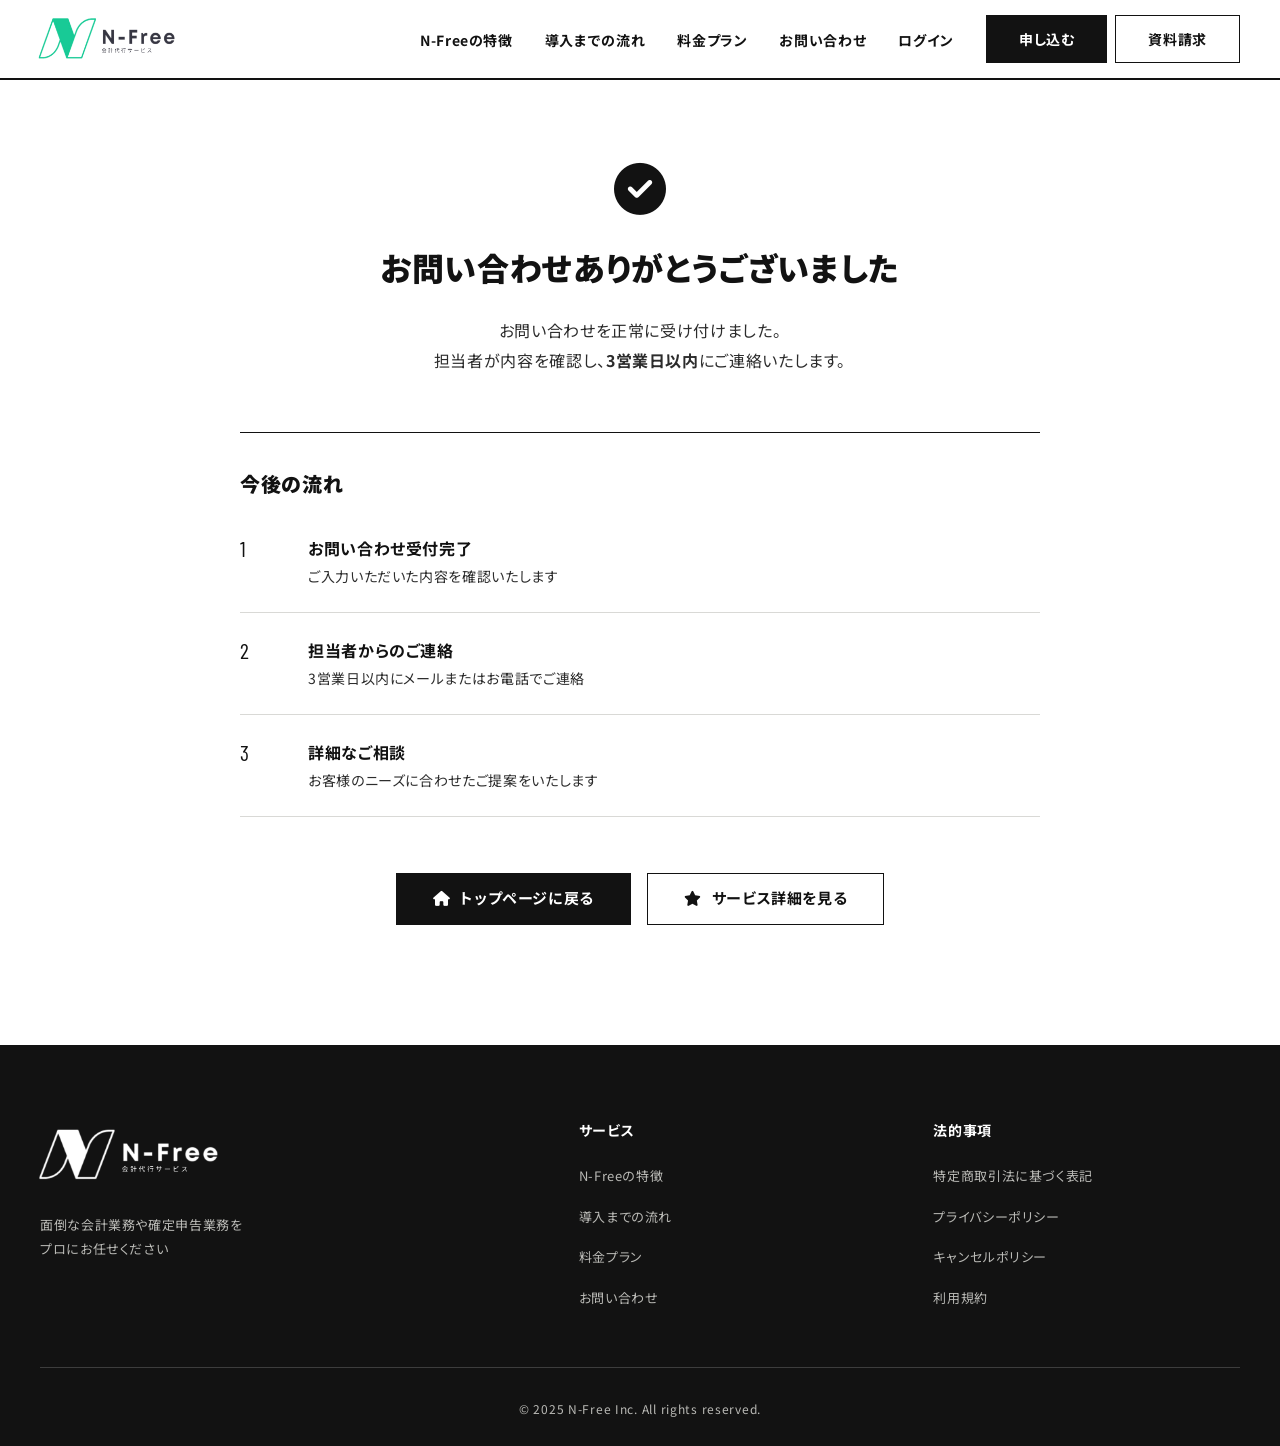
<file: thank-you.html>
<!DOCTYPE html>
<html lang="ja">

<head>
    <meta charset="UTF-8">
    <meta name="viewport" content="width=device-width, initial-scale=1.0">
    <meta name="robots" content="noindex, nofollow">
    <link rel="preconnect" href="https://fonts.googleapis.com">
    <link rel="preconnect" href="https://fonts.gstatic.com" crossorigin>
    <link rel="stylesheet" href="https://fonts.googleapis.com/css2?family=Noto+Sans+JP:wght@400;500;700;900&family=Barlow+Condensed:wght@500;600&display=swap">
    <script>document.documentElement.classList.add('js');setTimeout(function(){if(!window.__rv)document.documentElement.classList.remove('js')},3000);</script>
    <title>お問い合わせ完了 | N-Free 記帳代行サービス</title>
    <link rel="icon" href="image/favicon.ico" type="image/x-icon">
    <link rel="stylesheet" href="style.css">
    <link rel="stylesheet" href="https://cdnjs.cloudflare.com/ajax/libs/font-awesome/6.5.1/css/all.min.css">
    <script src="https://code.jquery.com/jquery-3.6.0.min.js"></script>
</head>

<body>
    <header>
        <div class="container">
            <div class="header-flex">
                <div class="header-img">
                    <a href="index.html"><img src="image/logo01.png" alt="N-Free"></a>
                </div>
                <nav>
                    <ul class="header-list">
                        <li><a href="index.html#sec03" class="list">N-Freeの特徴</a></li>
                        <li><a href="index.html#sec08" class="list">導入までの流れ</a></li>
                        <li><a href="index.html#sec07" class="list">料金プラン</a></li>
                        <li><a href="contact.html" class="list">お問い合わせ</a></li>
                        <li><a href="https://app.n-free.jp" class="list" target="_blank">ログイン</a></li>
                    </ul>
                </nav>
                <div class="header-actions">
                    <a href="https://app.n-free.jp" class="header-login" target="_blank">ログイン</a>
                    <div class="header-link">
                        <a href="https://app.n-free.jp/signup" target="_blank">
                            <span>申し込む</span>
                        </a>
                        <a href="contact.html">
                            <span>資料請求</span>
                        </a>
                    </div>
                </div>
                <div id="hamburger" class="hamburger">
                    <span></span>
                    <span></span>
                    <span></span>
                </div>
            </div>
            <div class="menu-overlay"></div>
            <div class="hide-flex">
                <nav>
                    <ul class="hide-list">
                        <li><a href="index.html#sec03" class="list">N-Freeの特徴</a></li>
                        <li><a href="index.html#sec08" class="list">導入までの流れ</a></li>
                        <li><a href="index.html#sec07" class="list">料金プラン</a></li>
                        <li><a href="contact.html" class="list">お問い合わせ</a></li>
                        <li><a href="https://app.n-free.jp" class="list" target="_blank">ログイン</a></li>
                    </ul>
                </nav>
                <div class="hide-link">
                    <a href="https://app.n-free.jp/signup" target="_blank">
                        <span>申し込む</span>
                    </a>
                    <a href="contact.html">
                        <span>資料請求</span>
                    </a>
                </div>
            </div>
        </div>
    </header>

    <main>
        <section class="thank-you-page">
            <div class="container">
                <div class="thank-you-content">
                    <div class="success-icon">
                        <i class="fas fa-check-circle"></i>
                    </div>
                    
                    <h1>お問い合わせありがとうございました</h1>
                    
                    <p class="thank-you-message">
                        お問い合わせを正常に受け付けました。<br>
                        担当者が内容を確認し、<strong>3営業日以内</strong>にご連絡いたします。
                    </p>
                    
                    <div class="next-steps">
                        <h2>今後の流れ</h2>
                        <ul class="steps-list">
                            <li>
                                <span class="step-number">1</span>
                                <div class="step-content">
                                    <strong>お問い合わせ受付完了</strong>
                                    <p>ご入力いただいた内容を確認いたします</p>
                                </div>
                            </li>
                            <li>
                                <span class="step-number">2</span>
                                <div class="step-content">
                                    <strong>担当者からのご連絡</strong>
                                    <p>3営業日以内にメールまたはお電話でご連絡</p>
                                </div>
                            </li>
                            <li>
                                <span class="step-number">3</span>
                                <div class="step-content">
                                    <strong>詳細なご相談</strong>
                                    <p>お客様のニーズに合わせたご提案をいたします</p>
                                </div>
                            </li>
                        </ul>
                    </div>
                    
                    
                    <div class="action-buttons">
                        <a href="index.html" class="btn-primary">
                            <i class="fas fa-home"></i>
                            トップページに戻る
                        </a>
                        <a href="index.html#sec03" class="btn-secondary">
                            <i class="fas fa-star"></i>
                            サービス詳細を見る
                        </a>
                    </div>
                </div>
            </div>
        </section>
    </main>

    <footer>
        <div class="container">
            <div class="footer-content">
                <div class="footer-section">
                    <div class="footer-logo">
                        <img src="image/logo01.png" alt="N-Free" style="max-width: 200px;">
                    </div>
                    <p class="footer-text">面倒な会計業務や確定申告業務を<br>プロにお任せください</p>
                </div>
                
                <div class="footer-section">
                    <h4>サービス</h4>
                    <ul class="footer-links">
                        <li><a href="index.html#sec03">N-Freeの特徴</a></li>
                        <li><a href="index.html#sec08">導入までの流れ</a></li>
                        <li><a href="index.html#sec07">料金プラン</a></li>
                        <li><a href="contact.html">お問い合わせ</a></li>
                    </ul>
                </div>
                
                <!--div class="footer-section">
                    <h4>会社情報</h4>
                    <ul class="footer-links">
                        <li><a href="index.html#sec10">会社概要</a></li>
                    </ul>
                </div-->
                
                <div class="footer-section">
                    <h4>法的事項</h4>
                    <ul class="footer-links">
                        <li><a href="tokushoho.html">特定商取引法に基づく表記</a></li>
                        <li><a href="privacy-policy.html">プライバシーポリシー</a></li>
                        <li><a href="cancel-policy.html">キャンセルポリシー</a></li>
                        <li><a href="terms-of-service.html">利用規約</a></li>
                    </ul>
                </div>
            </div>
            
            <div class="footer-bottom">
                <small>© 2025 N-Free Inc. All rights reserved.</small>
            </div>
        </div>
    </footer>

    <script src="script.js"></script>
</body>

</html>
</file>
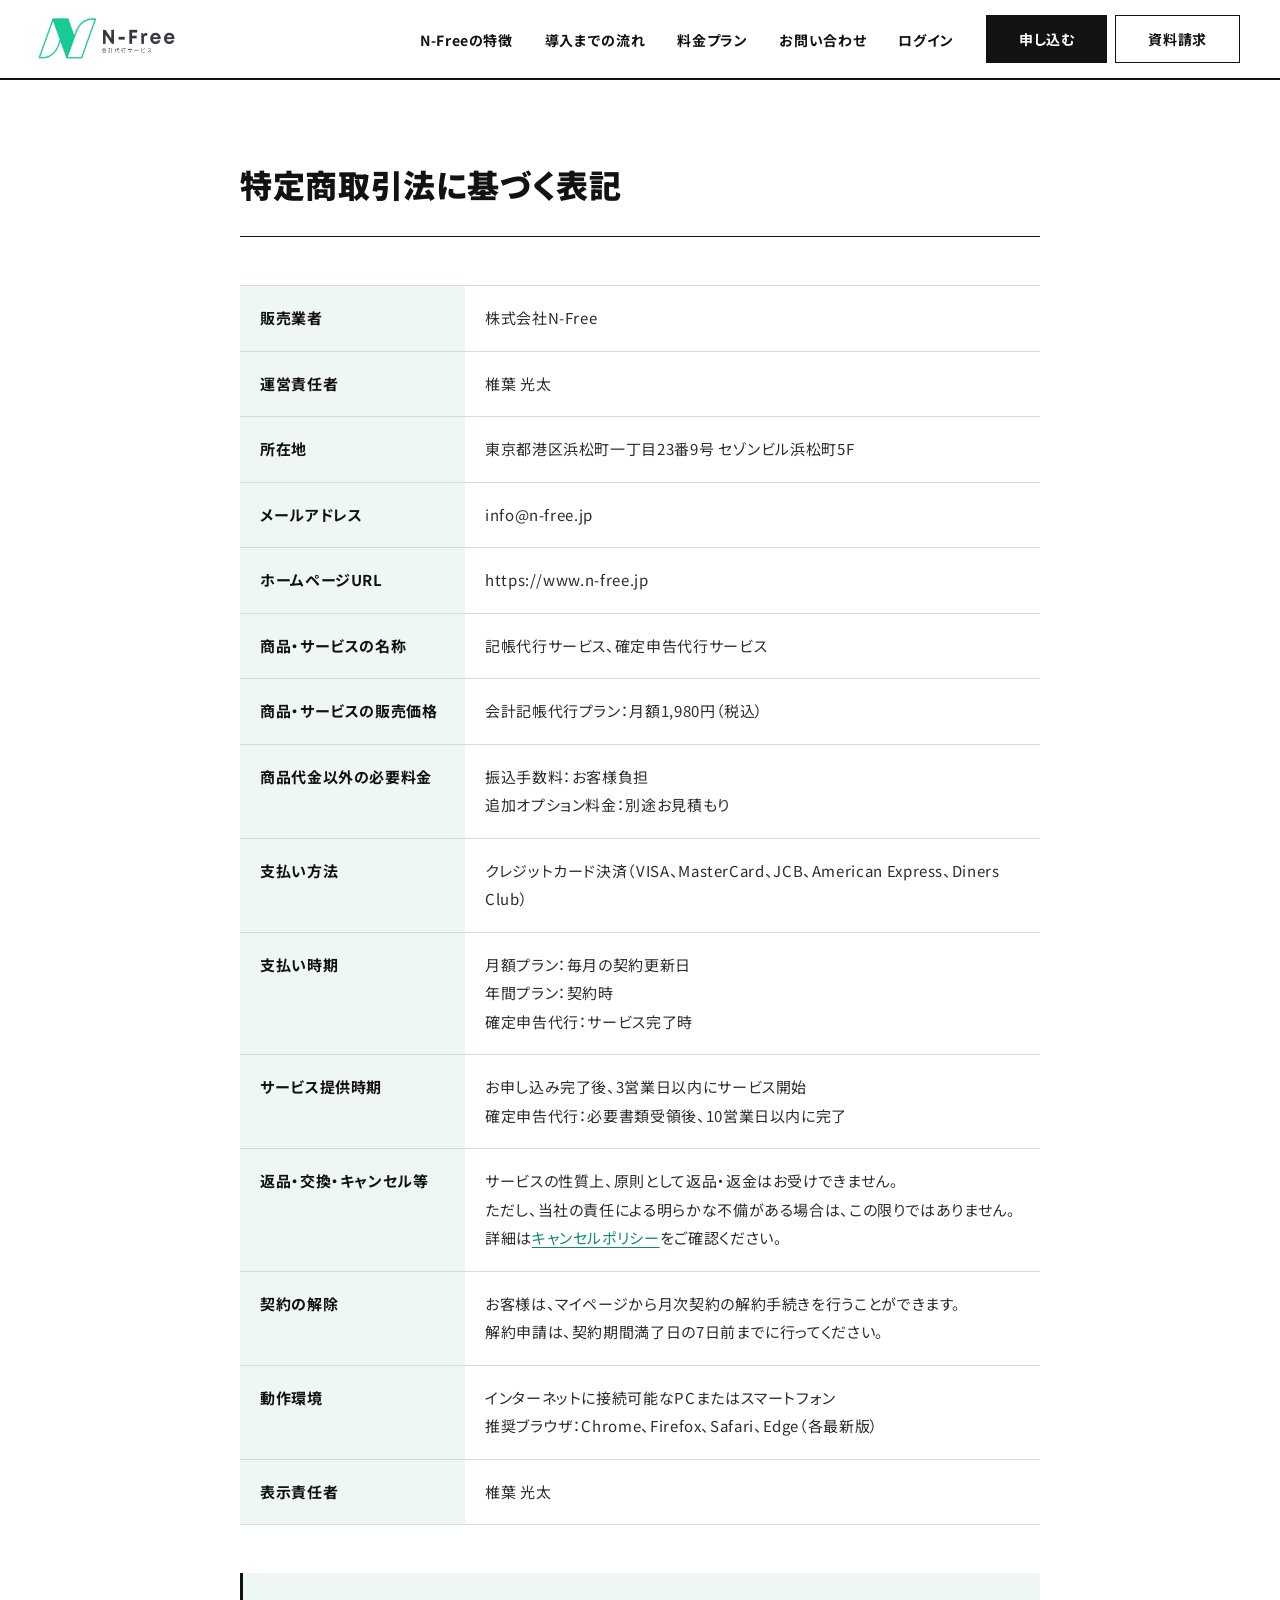
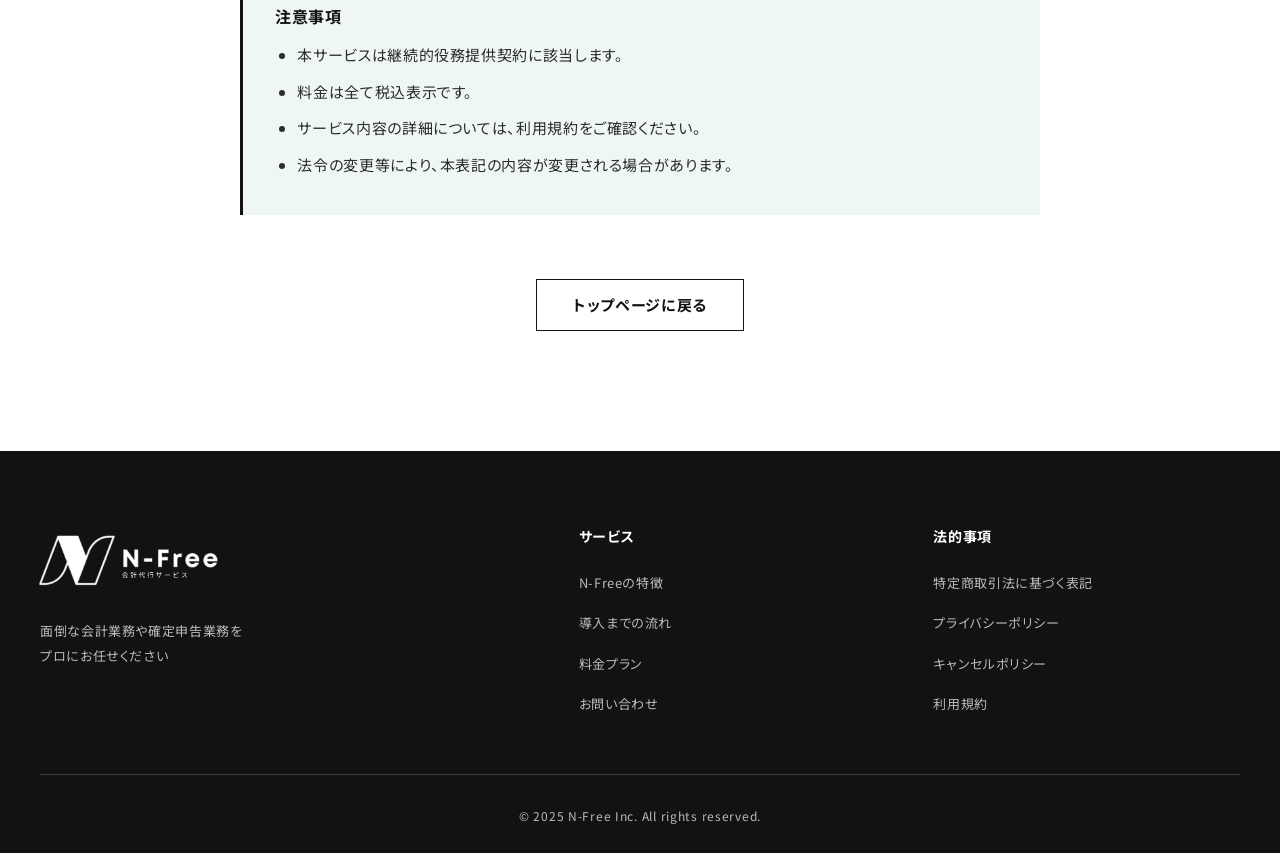
<file: tokushoho.html>
<!DOCTYPE html>
<html lang="ja">

<head>
    <meta charset="UTF-8">
    <meta name="viewport" content="width=device-width, initial-scale=1.0">
    <meta name="robots" content="noindex, nofollow">
    <link rel="preconnect" href="https://fonts.googleapis.com">
    <link rel="preconnect" href="https://fonts.gstatic.com" crossorigin>
    <link rel="stylesheet" href="https://fonts.googleapis.com/css2?family=Noto+Sans+JP:wght@400;500;700;900&family=Barlow+Condensed:wght@500;600&display=swap">
    <script>document.documentElement.classList.add('js');setTimeout(function(){if(!window.__rv)document.documentElement.classList.remove('js')},3000);</script>
    <title>特定商取引法に基づく表記 | N-Free 記帳代行サービス</title>
    <link rel="icon" href="image/favicon.ico" type="image/x-icon">
    <link rel="stylesheet" href="style.css">
    <link rel="stylesheet" href="https://cdnjs.cloudflare.com/ajax/libs/font-awesome/6.5.1/css/all.min.css">
    <script src="https://code.jquery.com/jquery-3.6.0.min.js"></script>
</head>

<body>
    <header>
        <div class="container">
            <div class="header-flex">
                <div class="header-img">
                    <a href="index.html"><img src="image/logo01.png" alt="N-Free"></a>
                </div>
                <nav>
                    <ul class="header-list">
                        <li><a href="index.html#sec03" class="list">N-Freeの特徴</a></li>
                        <li><a href="index.html#sec08" class="list">導入までの流れ</a></li>
                        <li><a href="index.html#sec07" class="list">料金プラン</a></li>
                        <li><a href="contact.html" class="list">お問い合わせ</a></li>
                        <li><a href="https://app.n-free.jp" class="list" target="_blank">ログイン</a></li>
                    </ul>
                </nav>
                <div class="header-actions">
                    <a href="https://app.n-free.jp" class="header-login" target="_blank">ログイン</a>
                    <div class="header-link">
                        <a href="https://app.n-free.jp/signup" target="_blank">
                            <span>申し込む</span>
                        </a>
                        <a href="contact.html">
                            <span>資料請求</span>
                        </a>
                    </div>
                </div>
                <div id="hamburger" class="hamburger">
                    <span></span>
                    <span></span>
                    <span></span>
                </div>
            </div>
            <div class="menu-overlay"></div>
            <div class="hide-flex">
                <nav>
                    <ul class="hide-list">
                        <li><a href="index.html#sec03" class="list">N-Freeの特徴</a></li>
                        <li><a href="index.html#sec08" class="list">導入までの流れ</a></li>
                        <li><a href="index.html#sec07" class="list">料金プラン</a></li>
                        <li><a href="contact.html" class="list">お問い合わせ</a></li>
                        <li><a href="https://app.n-free.jp" class="list" target="_blank">ログイン</a></li>
                    </ul>
                </nav>
                <div class="hide-link">
                    <a href="https://app.n-free.jp/signup" target="_blank">
                        <span>申し込む</span>
                    </a>
                    <a href="contact.html">
                        <span>資料請求</span>
                    </a>
                </div>
            </div>
        </div>
    </header>

    <main>
        <section class="policy-page">
            <div class="policy-container">
                <h1>特定商取引法に基づく表記</h1>
                
                <div>
                    <table class="company-table">
                        <tbody>
                            <tr>
                                <th>販売業者</th>
                                <td>株式会社N-Free</td>
                            </tr>
                            <tr>
                                <th>運営責任者</th>
                                <td>椎葉 光太</td>
                            </tr>
                            <tr>
                                <th>所在地</th>
                                <td>東京都港区浜松町一丁目23番9号 セゾンビル浜松町5F</td>
                            </tr>
                            <!-- <tr>
                                <th>電話番号</th>
                                <td>03-0000-0000</td>
                            </tr> -->
                            <tr>
                                <th>メールアドレス</th>
                                <td>info@n-free.jp</td>
                            </tr>
                            <tr>
                                <th>ホームページURL</th>
                                <td>https://www.n-free.jp</td>
                            </tr>
                            <tr>
                                <th>商品・サービスの名称</th>
                                <td>記帳代行サービス、確定申告代行サービス</td>
                            </tr>
                            <tr>
                                <th>商品・サービスの販売価格</th>
                                <td>
                                    会計記帳代行プラン：月額1,980円（税込）
                                </td>
                            </tr>
                            <tr>
                                <th>商品代金以外の必要料金</th>
                                <td>
                                    振込手数料：お客様負担<br>
                                    追加オプション料金：別途お見積もり
                                </td>
                            </tr>
                            <tr>
                                <th>支払い方法</th>
                                <td>
                                    クレジットカード決済（VISA、MasterCard、JCB、American Express、Diners Club）
                                </td>
                            </tr>
                            <tr>
                                <th>支払い時期</th>
                                <td>
                                    月額プラン：毎月の契約更新日<br>
                                    年間プラン：契約時<br>
                                    確定申告代行：サービス完了時
                                </td>
                            </tr>
                            <tr>
                                <th>サービス提供時期</th>
                                <td>
                                    お申し込み完了後、3営業日以内にサービス開始<br>
                                    確定申告代行：必要書類受領後、10営業日以内に完了
                                </td>
                            </tr>
                            <tr>
                                <th>返品・交換・キャンセル等</th>
                                <td>
                                    サービスの性質上、原則として返品・返金はお受けできません。<br>
                                    ただし、当社の責任による明らかな不備がある場合は、この限りではありません。<br>
                                    詳細は<a href="cancel-policy.html">キャンセルポリシー</a>をご確認ください。
                                </td>
                            </tr>
                            <tr>
                                <th>契約の解除</th>
                                <td>
                                    お客様は、マイページから月次契約の解約手続きを行うことができます。<br>
                                    解約申請は、契約期間満了日の7日前までに行ってください。
                                </td>
                            </tr>
                            <tr>
                                <th>動作環境</th>
                                <td>
                                    インターネットに接続可能なPCまたはスマートフォン<br>
                                    推奨ブラウザ：Chrome、Firefox、Safari、Edge（各最新版）
                                </td>
                            </tr>
                            <tr>
                                <th>表示責任者</th>
                                <td>椎葉 光太</td>
                            </tr>
                        </tbody>
                    </table>

                    <div class="info-box">
                        <h3>注意事項</h3>
                        <ul>
                            <li>本サービスは継続的役務提供契約に該当します。</li>
                            <li>料金は全て税込表示です。</li>
                            <li>サービス内容の詳細については、利用規約をご確認ください。</li>
                            <li>法令の変更等により、本表記の内容が変更される場合があります。</li>
                        </ul>
                    </div>

                    <div class="button-center">
                        <a href="index.html" class="back-button">トップページに戻る</a>
                    </div>
                </div>
            </div>
        </section>
    </main>

    <footer>
        <div class="container">
            <div class="footer-content">
                <div class="footer-section">
                    <div class="footer-logo">
                        <img src="image/logo01.png" alt="N-Free" style="max-width: 200px;">
                    </div>
                    <p class="footer-text">面倒な会計業務や確定申告業務を<br>プロにお任せください</p>
                </div>
                
                <div class="footer-section">
                    <h4>サービス</h4>
                    <ul class="footer-links">
                        <li><a href="index.html#sec03">N-Freeの特徴</a></li>
                        <li><a href="index.html#sec08">導入までの流れ</a></li>
                        <li><a href="index.html#sec07">料金プラン</a></li>
                        <li><a href="contact.html">お問い合わせ</a></li>
                    </ul>
                </div>
                
                <!--div class="footer-section">
                    <h4>会社情報</h4>
                    <ul class="footer-links">
                        <li><a href="index.html#sec10">会社概要</a></li>
                    </ul>
                </div-->
                
                <div class="footer-section">
                    <h4>法的事項</h4>
                    <ul class="footer-links">
                        <li><a href="tokushoho.html">特定商取引法に基づく表記</a></li>
                        <li><a href="privacy-policy.html">プライバシーポリシー</a></li>
                        <li><a href="cancel-policy.html">キャンセルポリシー</a></li>
                        <li><a href="terms-of-service.html">利用規約</a></li>
                    </ul>
                </div>
            </div>
            
            <div class="footer-bottom">
                <small>© 2025 N-Free Inc. All rights reserved.</small>
            </div>
        </div>
    </footer>

    <script src="script.js"></script>
</body>

</html>
</file>
<file: style.css>
/* ------------------------------------------------------------
   共通の土台（リセット / ヘッダー / メニュー / フッター / 下層ページ）
   色・書体・角丸は :root の変数で各案が決める
------------------------------------------------------------ */
*, *::before, *::after { box-sizing: border-box; }
html { -webkit-text-size-adjust: 100%; scroll-padding-top: var(--header-h); }
body {
  margin: 0;
  font-family: var(--font-body);
  font-size: 16px;
  line-height: 1.9;
  color: var(--c-text);
  background: var(--c-bg);
  font-feature-settings: "palt";
  letter-spacing: 0.04em;
  -webkit-font-smoothing: antialiased;
  overflow-wrap: anywhere;
}
h1, h2, h3, h4, p, ul, ol, table, figure { margin: 0; }
h1, h2, h3, h4, .statement-main, .voice { word-break: auto-phrase; line-break: strict; }
ul, ol { padding: 0; list-style: none; }
img { max-width: 100%; height: auto; vertical-align: middle; }
a { color: inherit; text-decoration: none; }
button { font: inherit; color: inherit; background: none; border: 0; padding: 0; cursor: pointer; letter-spacing: inherit; }
table { border-collapse: collapse; width: 100%; }
strong { font-weight: 700; }
:focus-visible { outline: 2px solid var(--c-primary); outline-offset: 3px; }
main { padding-top: var(--header-h); display: block; }
.inner, .container { width: 100%; max-width: var(--w-inner); margin: 0 auto; padding: 0 40px; }
.sp-only, .pc-none { display: none; }

/* ---------- ヘッダー ---------- */
header {
  position: fixed; top: 0; left: 0; right: 0; z-index: 100;
  height: var(--header-h);
  background: var(--c-header-bg);
  border-bottom: 1px solid var(--c-line);
}
header .container { max-width: var(--w-header); height: 100%; }
.header-flex { display: flex; align-items: center; height: 100%; gap: 32px; }
.header-img { flex: none; }
.header-img img { display: block; height: 62px; width: auto; margin-left: -10px; }
.header-flex > nav { margin-left: auto; }
.header-list { display: flex; gap: 32px; }
.header-list a { font-size: 14px; font-weight: 500; color: var(--c-ink); padding: 8px 0; position: relative; }
.header-list a::after {
  content: ""; position: absolute; left: 0; right: 0; bottom: 0; height: 1px;
  background: currentColor; transform: scaleX(0); transform-origin: left; transition: transform .25s;
}
.header-list a:hover::after { transform: scaleX(1); }
.header-actions { display: flex; align-items: center; gap: 12px; flex: none; }
.header-login { display: none; font-size: 14px; font-weight: 500; color: var(--c-ink); }
.header-link { display: flex; gap: 8px; }
.header-link a, .hide-link a {
  display: inline-flex; align-items: center; justify-content: center;
  height: 44px; padding: 0 28px;
  font-size: 14px; font-weight: 700;
  color: var(--c-on-primary); background: var(--c-primary);
  border: 1px solid var(--c-primary);
  border-radius: var(--radius-btn);
  transition: background .2s, color .2s, border-color .2s;
}
.header-link a:hover, .hide-link a:hover { background: var(--c-primary-hover); border-color: var(--c-primary-hover); }
/* 下層ページの2つ目のボタン（資料請求）は線ボタンにする */
.header-link a + a, .hide-link a + a { color: var(--c-primary); background: transparent; }
.header-link a + a:hover, .hide-link a + a:hover { color: var(--c-on-primary); background: var(--c-primary); border-color: var(--c-primary); }

.hamburger { display: none; width: 44px; height: 44px; position: relative; cursor: pointer; flex: none; margin-right: -10px; }
.hamburger span { position: absolute; left: 10px; right: 10px; height: 2px; background: var(--c-ink); transition: transform .25s, opacity .2s, top .25s; }
.hamburger span:nth-child(1) { top: 14px; }
.hamburger span:nth-child(2) { top: 21px; }
.hamburger span:nth-child(3) { top: 28px; }
.hamburger.open span:nth-child(1) { top: 21px; transform: rotate(45deg); }
.hamburger.open span:nth-child(2) { opacity: 0; }
.hamburger.open span:nth-child(3) { top: 21px; transform: rotate(-45deg); }
.menu-overlay { position: fixed; inset: var(--header-h) 0 0 0; background: rgba(0, 0, 0, .45); opacity: 0; visibility: hidden; transition: opacity .25s, visibility .25s; }
.menu-overlay.active { opacity: 1; visibility: visible; }
.hide-flex {
  position: fixed; top: var(--header-h); right: 0; bottom: 0; width: min(86vw, 360px);
  background: var(--c-bg); padding: 16px 28px 40px; overflow-y: auto;
  transform: translateX(100%); visibility: hidden; transition: transform .3s, visibility .3s;
  border-left: 1px solid var(--c-line);
}
.hide-flex.active { transform: none; visibility: visible; }
.hide-list a { display: block; padding: 18px 0; font-size: 15px; font-weight: 500; color: var(--c-ink); border-bottom: 1px solid var(--c-line); }
.hide-link { display: grid; gap: 10px; margin-top: 28px; }
.hide-link a { width: 100%; height: 52px; }
body.menu-open { overflow: hidden; }

/* ---------- ボタン ---------- */
.btn {
  display: inline-flex; align-items: center; justify-content: center; gap: 12px;
  min-height: 56px; padding: 0 40px;
  font-size: 16px; font-weight: 700; line-height: 1.4;
  border: 1px solid transparent; border-radius: var(--radius-btn);
  transition: background .2s, color .2s, border-color .2s;
}
.btn-primary { color: var(--c-on-primary); background: var(--c-primary); border-color: var(--c-primary); }
.btn-primary:hover { background: var(--c-primary-hover); border-color: var(--c-primary-hover); }
.btn-secondary { color: var(--c-primary); background: transparent; border-color: var(--c-primary); }
.btn-secondary:hover { color: var(--c-on-primary); background: var(--c-primary); }

/* ---------- 経費の表（共通の骨組み） ---------- */
.expense-table-wrap { display: none; }
.expense-table th, .expense-table td { text-align: left; vertical-align: top; padding: 14px 20px; font-size: 14px; line-height: 1.8; border-bottom: 1px solid var(--c-line); }
.expense-table th { font-size: 13px; font-weight: 700; color: var(--c-ink); background: var(--c-bg-alt); }
.expense-table .narrow { width: 11em; font-weight: 700; color: var(--c-ink); white-space: nowrap; }

/* ---------- フッター ---------- */
footer { background: var(--c-footer-bg); color: var(--c-footer-text); padding: 72px 0 0; }
footer .container { max-width: var(--w-header); }
.footer-content { display: grid; grid-template-columns: 1.6fr 1fr 1fr; gap: 48px; padding-bottom: 56px; }
.footer-logo img { height: 76px; margin-left: -12px; width: auto; max-width: none !important; filter: var(--footer-logo-filter, none); }
.footer-text { margin-top: 20px; font-size: 13px; line-height: 1.9; }
.footer-section h4 { font-family: var(--font-head); font-size: 14px; font-weight: 700; color: var(--c-footer-head); margin-bottom: 16px; }
.footer-links li + li { margin-top: 10px; }
.footer-links a { font-size: 13px; }
.footer-links a:hover { text-decoration: underline; text-underline-offset: 4px; }
.footer-bottom { border-top: 1px solid var(--c-footer-line); padding: 24px 0; text-align: center; }
.footer-bottom small { font-size: 12px; letter-spacing: 0.06em; }

/* ---------- 下層ページ（規約類） ---------- */
.policy-page, .contact-page, .thank-you-page { padding: 80px 0 120px; }
.policy-container { max-width: 880px; margin: 0 auto; padding: 0 40px; }
.contact-page .container, .thank-you-page .container { max-width: 880px; }
.policy-page h1, .contact-page h1, .thank-you-page h1 {
  font-family: var(--font-head); font-weight: var(--fw-head); font-size: 32px; line-height: 1.5; color: var(--c-ink);
  padding-bottom: 28px; margin-bottom: 48px; border-bottom: 1px solid var(--c-ink);
}
.policy-container h2 { font-family: var(--font-head); font-weight: var(--fw-head); font-size: 20px; line-height: 1.6; color: var(--c-ink); margin: 48px 0 16px; }
.policy-container h3 { font-size: 16px; font-weight: 700; color: var(--c-ink); margin: 28px 0 10px; }
.policy-container p { font-size: 15px; margin-bottom: 14px; }
.policy-container ul, .policy-container ol { margin: 0 0 16px; padding-left: 1.4em; }
.policy-container ul { list-style: disc; }
.policy-container ol { list-style: decimal; }
.policy-container li { font-size: 15px; margin-bottom: 8px; }
.policy-container a:not(.back-button) { color: var(--c-link); text-decoration: underline; text-underline-offset: 3px; }
.company-table th, .company-table td { text-align: left; vertical-align: top; padding: 18px 20px; font-size: 15px; border-bottom: 1px solid var(--c-line); }
.company-table tr:first-child th, .company-table tr:first-child td { border-top: 1px solid var(--c-line); }
.company-table th { width: 15em; font-weight: 700; color: var(--c-ink); background: var(--c-bg-alt); }
.info-box, .contact-box { margin-top: 48px; padding: 28px 32px; background: var(--c-bg-alt); border-left: 3px solid var(--c-primary); border-radius: var(--radius); }
.info-box h3, .contact-box h3 { margin-top: 0; }
.info-box ul:last-child, .contact-box p:last-child { margin-bottom: 0; }
.button-center { margin-top: 64px; text-align: center; }
.back-button, .btn-primary, .btn-secondary, .submit-btn { cursor: pointer; }
.back-button, .action-buttons a {
  display: inline-flex; align-items: center; justify-content: center; gap: 10px;
  min-height: 52px; padding: 0 36px; font-size: 15px; font-weight: 700;
  color: var(--c-primary); border: 1px solid var(--c-primary); border-radius: var(--radius-btn);
  transition: background .2s, color .2s;
}
.back-button:hover, .action-buttons a:hover { color: var(--c-on-primary); background: var(--c-primary); }
.action-buttons a.btn-primary { color: var(--c-on-primary); background: var(--c-primary); }
.action-buttons a.btn-primary:hover { background: var(--c-primary-hover); border-color: var(--c-primary-hover); }

/* ---------- お問い合わせフォーム ---------- */
.contact-intro { font-size: 15px; margin-bottom: 48px; }
.form-row { display: grid; grid-template-columns: 1fr 1fr; gap: 24px; }
.form-group { margin-bottom: 28px; }
.form-group label, .privacy-label { display: block; font-size: 14px; font-weight: 700; color: var(--c-ink); margin-bottom: 8px; }
.required { color: #c0392b; }
.contact-form input[type="text"], .contact-form input[type="tel"], .contact-form input[type="email"],
.contact-form select, .contact-form textarea {
  width: 100%; padding: 13px 16px; font: inherit; font-size: 16px; line-height: 1.6; color: var(--c-ink);
  background: #fff; border: 1px solid var(--c-line-strong); border-radius: var(--radius);
}
.contact-form input:focus, .contact-form select:focus, .contact-form textarea:focus { outline: none; border-color: var(--c-primary); box-shadow: 0 0 0 1px var(--c-primary); }
.contact-form ::placeholder { color: #a3a9b0; }
.privacy-scroll { height: 220px; overflow-y: auto; padding: 20px 24px; font-size: 13px; line-height: 1.9; background: var(--c-bg-alt); border: 1px solid var(--c-line); border-radius: var(--radius); }
.privacy-content h4 { font-size: 14px; color: var(--c-ink); margin-bottom: 12px; }
.privacy-content h5 { font-size: 13px; color: var(--c-ink); margin: 16px 0 4px; }
.privacy-content p { margin-bottom: 8px; }
.privacy-content ul { list-style: disc; padding-left: 1.4em; margin-bottom: 8px; }
.privacy-agree { display: flex; align-items: center; gap: 10px; margin-top: 16px; }
.privacy-agree input { width: 18px; height: 18px; accent-color: var(--c-primary); }
.privacy-agree label { margin: 0; font-size: 15px; }
.submit-section { margin-top: 48px; text-align: center; }
.submit-btn {
  min-width: 280px; min-height: 60px; padding: 0 40px; font-size: 16px; font-weight: 700;
  color: var(--c-on-primary); background: var(--c-primary); border: 1px solid var(--c-primary); border-radius: var(--radius-btn);
  transition: background .2s;
}
.submit-btn:hover { background: var(--c-primary-hover); }

/* ---------- 送信完了ページ ---------- */
.thank-you-content { text-align: center; }
.thank-you-page h1 { border-bottom: 0; padding-bottom: 0; margin-bottom: 24px; }
.success-icon { font-size: 52px; line-height: 1; color: var(--c-primary); margin-bottom: 28px; }
.thank-you-message { font-size: 16px; margin-bottom: 56px; }
.next-steps { text-align: left; border-top: 1px solid var(--c-ink); padding-top: 32px; }
.next-steps h2 { font-family: var(--font-head); font-weight: var(--fw-head); font-size: 20px; color: var(--c-ink); margin-bottom: 8px; }
.steps-list li { display: flex; gap: 24px; align-items: flex-start; padding: 22px 0; border-bottom: 1px solid var(--c-line); }
.steps-list .step-number { flex: none; width: 2em; font-family: var(--font-num); font-size: 22px; line-height: 1.4; color: var(--c-primary); }
.step-content strong { display: block; color: var(--c-ink); }
.step-content p { font-size: 14px; }
.action-buttons { display: flex; flex-wrap: wrap; justify-content: center; gap: 16px; margin-top: 56px; }

/* ---------- レスポンシブ（共通） ---------- */
@media (max-width: 1024px) {
  .header-flex > nav, .header-link { display: none; }
  .header-actions { margin-left: auto; }
  .header-login { display: block; }
  .hamburger { display: block; }
}
@media (max-width: 768px) {
  body { font-size: 15px; }
  .inner, .container, .policy-container { padding: 0 20px; }
  .sp-only, .pc-none { display: inline; }
  .header-img img { height: 52px; }
  .btn { min-height: 54px; padding: 0 28px; }
  .footer-content { grid-template-columns: 1fr 1fr; gap: 36px 24px; }
  .footer-content > .footer-section:first-child { grid-column: 1 / -1; }
  footer { padding-top: 56px; }
  .policy-page, .contact-page, .thank-you-page { padding: 48px 0 80px; }
  .policy-page h1, .contact-page h1, .thank-you-page h1 { font-size: 24px; margin-bottom: 32px; padding-bottom: 20px; }
  .company-table th, .company-table td { display: block; width: 100%; padding: 12px 14px; }
  .company-table th { border-bottom: 0; }
  .form-row { grid-template-columns: 1fr; gap: 0; }
  .submit-btn { width: 100%; min-width: 0; }
  .expense-table th, .expense-table td { padding: 12px 12px; font-size: 13px; }
  .expense-table .narrow { width: 7.5em; white-space: normal; }
}

/* ============================================================
   案3：力強いブランド（墨 × 白 × N-Free グリーンの色面 / 極太ゴシック / 非対称）
   緑の面の上は墨文字、墨の面の上は白文字＋明るい緑
============================================================ */
:root {
  --c-ink: #121212;
  --c-text: #2c2c2c;
  --c-sub: #6a6a6a;
  --c-line: #d9d9d6;
  --c-line-strong: #a8a8a4;
  --c-bg: #ffffff;
  --c-bg-alt: #f2f5f3;
  --c-primary: #121212;
  --c-primary-hover: #0c8f66;
  --c-on-primary: #ffffff;
  --c-green: #1cc993;        /* ロゴの緑。色面の背景に使う */
  --c-green-deep: #0c8f66;   /* 白地の上で文字に使う緑 */
  --c-bright: #3fe3ad;       /* 墨地の上で文字に使う緑 */
  --c-link: #0c8f66;
  --c-header-bg: #ffffff;
  --c-footer-bg: #121212;
  --c-footer-text: #b9b9b5;
  --c-footer-head: #ffffff;
  --c-footer-line: rgba(255, 255, 255, .18);
  --footer-logo-filter: brightness(0) invert(1);
  --radius: 0;
  --radius-btn: 0;
  --font-head: "Noto Sans JP", "Hiragino Kaku Gothic ProN", "Yu Gothic", Meiryo, sans-serif;
  --font-body: "Noto Sans JP", "Hiragino Kaku Gothic ProN", "Yu Gothic", Meiryo, sans-serif;
  --font-num: "Barlow Condensed", "Noto Sans JP", sans-serif;
  --fw-head: 900;
  --header-h: 80px;
  --w-inner: 1280px;
  --w-header: 1360px;
  --ease-out: cubic-bezier(.16, 1, .3, 1);
}
header { border-bottom: 2px solid var(--c-ink); }
.header-list a, .header-login { font-weight: 700; }
.header-link a, .hide-link a { height: 48px; padding: 0 32px; }

/* ---------- ヒーロー（緑の全面） ---------- */
.hero { position: relative; background: var(--c-green); color: var(--c-ink); overflow: hidden; }

.hero-inner { position: relative; z-index: 1; display: grid; grid-template-columns: minmax(0, 1fr) 360px; gap: 48px; align-items: center; }
.hero-body { padding: 72px 0 88px; }
.hero-promo { position: relative; display: flex; flex-wrap: wrap; align-items: center; gap: 6px 20px; padding-bottom: 18px; margin-bottom: 56px; }
.hero-promo-headline { font-size: 16px; font-weight: 700; line-height: 1.5; }
.hero-promo-headline strong { display: inline-block; font-weight: 900; color: #fff; background: var(--c-ink); padding: 3px 12px; margin-right: .5em; }
.hero-promo-sub { font-size: 13px; font-weight: 500; }
.hero-eyebrow { font-size: 16px; font-weight: 700; margin-bottom: 16px; }
.hero-eyebrow-em { padding-bottom: 5px; }
.hero-title { font-weight: 900; font-size: clamp(44px, 7.6vw, 112px); line-height: 1.18; letter-spacing: 0; }
.hero-title-line { display: block; white-space: nowrap; }
.hero-title-accent { color: #fff; }
.hero-subtitle { margin-top: 40px; font-size: 19px; font-weight: 500; line-height: 1.9; }
.hero-subtitle strong { font-weight: 900; }
.hero-cta { margin-top: 44px; }
.btn-hero { min-height: 76px; padding: 0 32px 0 0; font-size: 20px; font-weight: 900; gap: 20px; }
.btn-hero:hover { color: var(--c-ink); background: #fff; border-color: #fff; }
.btn-tag { align-self: stretch; display: flex; align-items: center; padding: 0 18px; font-size: 13px; font-weight: 700; color: var(--c-ink); background: #fff; }
.btn-hero:hover .btn-tag { color: #fff; background: var(--c-ink); }
.btn-arrow { margin-left: 16px; }
@keyframes arrow-nudge { 0%, 100% { transform: translateX(0); } 50% { transform: translateX(7px); } }
.hero-meta { display: flex; flex-wrap: wrap; margin-top: 36px; font-size: 14px; font-weight: 500; }
.hero-meta li { padding: 0 20px; border-left: 1px solid rgba(0, 0, 0, .45); line-height: 1.4; }
.hero-meta li:first-child { padding-left: 0; border-left: 0; }
.hero-meta strong { font-size: 17px; font-weight: 900; }
.hero-visual { padding: 48px 0; }
.hero-app-image { display: block; width: 100%; filter: drop-shadow(0 28px 36px rgba(0, 0, 0, .28)); animation: phone-float 6s ease-in-out 2.6s infinite; }
@keyframes phone-float { 0%, 100% { transform: translateY(0) rotate(0); } 50% { transform: translateY(-16px) rotate(-1.4deg); } }

/* ボタンの上を光が横切る */
.btn-hero, .btn-cta, .btn-plan { position: relative; overflow: hidden; --sheen: rgba(255, 255, 255, .34); }
.btn-hero::after, .btn-cta::after, .btn-plan::after {
  content: ""; position: absolute; top: 0; bottom: 0; left: 0; width: 28%;
  background: linear-gradient(90deg, transparent, var(--sheen), transparent);
  transform: translateX(-160%) skewX(-20deg); pointer-events: none;
  animation: sheen 4.4s ease-in-out 4.6s infinite;
}
@keyframes sheen { 0% { transform: translateX(-160%) skewX(-20deg); } 45%, 100% { transform: translateX(480%) skewX(-20deg); } }

/* ---------- オープニング（ページを開いた直後。要素ごとに現れ方を変える） ---------- */
.hero { animation: hero-wipe 1s var(--ease-out) both; }
@keyframes hero-wipe { from { clip-path: inset(0 0 100% 0); } to { clip-path: inset(0 0 0 0); } }

/* 1) 無料の告知：黒ラベルから左→右に拭き出し、下線が引かれ、補足はピントが合うように現れる */
.hero-promo::after { content: ""; position: absolute; left: 0; right: 0; bottom: 0; height: 2px; background: var(--c-ink); transform-origin: left; animation: draw-x 1s var(--ease-out) .35s both; }
.hero-promo-headline { animation: wipe-right .8s var(--ease-out) .45s both; }
.hero-promo-sub { animation: focus-in .9s ease-out .95s both; }
@keyframes draw-x { from { transform: scaleX(0); } to { transform: scaleX(1); } }
@keyframes wipe-right { from { clip-path: inset(0 100% 0 0); } to { clip-path: inset(0 0 0 0); } }
@keyframes focus-in { from { opacity: 0; filter: blur(10px); letter-spacing: .3em; } to { opacity: 1; filter: blur(0); letter-spacing: inherit; } }

/* 2) 対象：左から滑り込み、「確定申告が初めての方」に下線が引かれる */
.hero-eyebrow { animation: slide-left .8s var(--ease-out) .7s both; }
.hero-eyebrow-em { background: linear-gradient(var(--c-ink), var(--c-ink)) no-repeat left bottom / 100% 3px; animation: underline-grow .7s var(--ease-out) 1.35s both; }
@keyframes slide-left { from { opacity: 0; transform: translateX(-48px); } to { opacity: 1; transform: translateX(0); } }
@keyframes underline-grow { from { background-size: 0% 3px; } to { background-size: 100% 3px; } }

/* 3) 見出し 1 行目：1 文字ずつ跳ね上がる（script.js が文字を分ける。分けられないときは行ごとせり上がる） */
.hero-title-line:nth-child(1) { animation: line-rise 1s var(--ease-out) .9s both; }
.hero-title-line.is-split { animation: none; }
.hero-title-line .ch { display: inline-block; transform-origin: 50% 100%; animation: ch-rise .9s var(--ease-out) both; animation-delay: calc(.9s + var(--c) * 70ms); }
@keyframes line-rise { from { transform: translateY(105%); clip-path: inset(0 0 105% 0); } to { transform: translateY(0); clip-path: inset(0 0 -10% 0); } }
@keyframes ch-rise { from { opacity: 0; transform: translateY(70%) rotate(14deg) scale(.7); } 60% { opacity: 1; } to { opacity: 1; transform: none; } }

/* 4) 見出し 2 行目：墨のブロックが走り抜けたあとに白い文字が残る */
.hero-title-accent { position: relative; width: fit-content; animation: block-text 1.1s linear 1.45s both; }
.hero-title-accent::after { content: ""; position: absolute; inset: 6% -1% 4% -1%; background: var(--c-ink); transform: scaleX(0); animation: block-sweep 1.1s cubic-bezier(.77, 0, .18, 1) 1.45s both; }
@keyframes block-text { 0%, 49.9% { color: transparent; } 50%, 100% { color: #fff; } }
@keyframes block-sweep { 0% { transform: scaleX(0); transform-origin: left; } 50% { transform: scaleX(1); transform-origin: left; } 50.1% { transform: scaleX(1); transform-origin: right; } 100% { transform: scaleX(0); transform-origin: right; } }

/* 5) 説明文：ふわっと現れ、「AIが自動で記帳」にマーカーが引かれる */
.hero-subtitle { animation: soft-in 1s ease-out 2.2s both; }
.hero-subtitle strong { padding: 0 2px; background: linear-gradient(rgba(255, 255, 255, .7), rgba(255, 255, 255, .7)) no-repeat left 100% / 100% 26%; animation: marker 1s var(--ease-out) 2.9s both; }
@keyframes soft-in { from { opacity: 0; transform: translateY(14px); filter: blur(6px); } to { opacity: 1; transform: none; filter: blur(0); } }
@keyframes marker { from { background-size: 0% 26%; } to { background-size: 100% 26%; } }

/* 6) ボタン：「期間限定」が弾んで出て、そこからボタンが右へ伸び、矢印が飛び込む */
.btn-hero { animation: btn-extend .8s var(--ease-out) 2.75s both; }
.btn-tag { animation: tag-pop .6s cubic-bezier(.34, 1.56, .64, 1) 2.55s both; }
.btn-hero .btn-label { animation: soft-in .6s ease-out 3.1s both; }
.btn-arrow { animation: arrow-in .6s var(--ease-out) 3.3s both, arrow-nudge 1.6s ease-in-out 4s infinite; }
@keyframes btn-extend { from { clip-path: inset(0 100% 0 0); } to { clip-path: inset(0 0 0 0); } }
@keyframes tag-pop { from { opacity: 0; transform: scale(.3); } to { opacity: 1; transform: scale(1); } }
@keyframes arrow-in { from { opacity: 0; transform: translateX(-40px); } to { opacity: 1; transform: translateX(0); } }

/* 7) 3 つの特徴：札がめくれるように 1 つずつ */
.hero-meta { perspective: 600px; }
.hero-meta li { transform-origin: 50% 0; animation: flip-down .7s var(--ease-out) both; }
.hero-meta li:nth-child(1) { animation-delay: 3.5s; }
.hero-meta li:nth-child(2) { animation-delay: 3.65s; }
.hero-meta li:nth-child(3) { animation-delay: 3.8s; }
@keyframes flip-down { from { opacity: 0; transform: rotateX(-90deg); } to { opacity: 1; transform: rotateX(0); } }

/* 端末：傾きながら下から滑り込む */
.hero-visual { animation: phone-in 1.3s var(--ease-out) 1s both; }
@keyframes phone-in { from { opacity: 0; transform: translateY(140px) rotate(9deg); } to { opacity: 1; transform: translateY(0) rotate(0); } }

/* ---------- スクロールで現れる動き（script.js が .rv-* / .is-in を付ける。セクションごとに種類を変える） ---------- */
html { overflow-x: hidden; }
main { overflow-x: clip; }
.js [class*="rv-"] { --d: calc(var(--i, 0) * var(--step, 90ms)); }
/* 下から */
.js .rv-up { opacity: 0; transform: translateY(40px); transition: opacity .8s var(--ease-out) var(--d), transform .8s var(--ease-out) var(--d); }
/* 左から / 右から */
.js .rv-left { opacity: 0; transform: translateX(-64px); transition: opacity .8s var(--ease-out) var(--d), transform .9s var(--ease-out) var(--d); }
.js .rv-right { opacity: 0; transform: translateX(64px); transition: opacity .8s var(--ease-out) var(--d), transform .9s var(--ease-out) var(--d); }
/* 左から右へ拭う */
.js .rv-wipe { clip-path: inset(0 100% 0 0); transition: clip-path 1s var(--ease-out) var(--d); }
.js .rv-wipe.is-in { clip-path: inset(-10% -2% -10% -2%); }
/* 下からせり上がる */
.js .rv-rise { clip-path: inset(0 0 100% 0); transform: translateY(60%); transition: clip-path 1s var(--ease-out) var(--d), transform 1s var(--ease-out) var(--d); }
.js .rv-rise.is-in { clip-path: inset(-10% -2% -10% -2%); }
/* ピントが合う */
.js .rv-focus { opacity: 0; filter: blur(14px); transform: scale(1.06); transition: opacity 1s ease-out var(--d), filter 1s ease-out var(--d), transform 1.1s var(--ease-out) var(--d); }
.js .rv-focus.is-in { filter: blur(0); }
/* 札がめくれる */
.js .rv-flip { opacity: 0; transform: perspective(900px) rotateX(-70deg); transform-origin: 50% 0; transition: opacity .7s ease-out var(--d), transform .9s var(--ease-out) var(--d); }
/* 上から落ちてくる */
.js .rv-drop { opacity: 0; transform: translateY(-70px); transition: opacity .5s ease-out var(--d), transform .8s cubic-bezier(.34, 1.4, .64, 1) var(--d); }
/* 上から下へ幕が開く */
.js .rv-down { clip-path: inset(0 0 100% 0); transition: clip-path 1s var(--ease-out) var(--d); }
.js .rv-down.is-in { clip-path: inset(0 0 0 0); }
/* 少し小さい状態から広がる */
.js .rv-zoom { opacity: 0; transform: scale(.9); transition: opacity .7s ease-out var(--d), transform 1s var(--ease-out) var(--d); }
/* 弾むように出る */
.js .rv-pop { opacity: 0; transform: scale(.6); transition: opacity .4s ease-out var(--d), transform .6s cubic-bezier(.34, 1.56, .64, 1) var(--d); }
/* 左から右へ伸びる */
.js .rv-extend { clip-path: inset(0 100% 0 0); transition: clip-path 1s cubic-bezier(.77, 0, .18, 1) var(--d); }
.js .rv-extend.is-in { clip-path: inset(0 0 0 0); }
.js .rv-up.is-in, .js .rv-left.is-in, .js .rv-right.is-in, .js .rv-rise.is-in, .js .rv-focus.is-in,
.js .rv-flip.is-in, .js .rv-drop.is-in, .js .rv-zoom.is-in, .js .rv-pop.is-in { opacity: 1; transform: none; }
/* 帯の背景色が左から伸びる */
.js .statement.rv-band { background-color: transparent; background-image: linear-gradient(var(--band), var(--band)); background-repeat: no-repeat; background-size: 0% 100%; transition: background-size .9s cubic-bezier(.77, 0, .18, 1); }
.js .statement.rv-band.is-in { background-size: 100% 100%; }
/* 罫線が左から引かれる（上の線 / 下の線） */
.js .rv-line { position: relative; border-top-color: transparent; }
.js .rv-line::before { content: ""; position: absolute; left: 0; right: 0; top: calc(var(--line-w) * -1); height: var(--line-w); background: var(--c-ink); transform: scaleX(0); transform-origin: left; transition: transform 1s var(--ease-out) var(--d); }
.js .rv-uline { position: relative; border-bottom-color: transparent; }
.js .rv-uline::after { content: ""; position: absolute; left: 0; right: 0; bottom: calc(var(--line-w) * -1); height: var(--line-w); background: var(--c-ink); transform: scaleX(0); transform-origin: left; transition: transform 1.1s var(--ease-out) .2s; }
.js .rv-line.is-in::before, .js .rv-uline.is-in::after { transform: scaleX(1); }
.step-list { --step: 220ms; }

@media (prefers-reduced-motion: reduce) {
  *, *::before, *::after { animation: none !important; transition: none !important; }
  .js [class*="rv-"] { opacity: 1 !important; transform: none !important; clip-path: none !important; filter: none !important; }
  .js .statement.rv-band { background-size: 100% 100%; }
  .js .rv-line::before, .js .rv-uline::after { transform: none; }
}

/* ---------- セクション共通：大きな左寄せ見出し ---------- */
.sec { padding: 144px 0; }
.sec-head { margin-bottom: 72px; }
.sec-title { font-weight: 900; font-size: clamp(30px, 4.4vw, 60px); line-height: 1.35; letter-spacing: 0.01em; color: var(--c-ink); }
.sec-title .mark { font-weight: 900; color: var(--c-green-deep); }
.title-logo { height: 1.7em; width: auto; margin: 0 .1em .12em -.12em; }
.sec h3 { font-weight: 900; color: var(--c-ink); }

/* ---------- お悩み（太い罫線の行リスト） ---------- */
.sec-problems { padding-bottom: 0; }
.problem-list { counter-reset: item; border-bottom: 2px solid var(--c-ink); }
.problem { border-top: 2px solid var(--c-ink); --line-w: 2px; }
.problem a { display: grid; grid-template-columns: 132px minmax(0, 1fr) 64px; align-items: center; padding: 36px 24px 36px 8px; transition: background .2s, color .2s; }
.problem a::before { counter-increment: item; content: counter(item, decimal-leading-zero); font-family: var(--font-num); font-weight: 600; font-size: 76px; line-height: 1; color: transparent; -webkit-text-stroke: 1.5px var(--c-ink); }
.problem a::after { content: ""; justify-self: end; width: 18px; height: 18px; border-right: 3px solid var(--c-ink); border-bottom: 3px solid var(--c-ink); transform: rotate(45deg); margin-top: -8px; transition: transform .2s; }
.problem-text { display: grid; grid-template-columns: minmax(0, 5fr) minmax(0, 6fr); gap: 40px; align-items: center; }
.problem h3 { font-size: 28px; line-height: 1.5; }
.problem p { font-size: 15px; line-height: 1.9; }
.problem a:hover { background: var(--c-ink); color: #fff; }
.problem a:hover h3 { color: #fff; }
.problem a:hover::before { -webkit-text-stroke-color: var(--c-bright); }
.problem a:hover::after { border-color: var(--c-bright); transform: translateY(6px) rotate(45deg); }

.statement { margin-top: 144px; background: var(--c-ink); --band: var(--c-ink); color: #fff; padding: 112px 0; }
.statement-main { font-weight: 900; font-size: clamp(22px, 3.6vw, 50px); line-height: 1.7; letter-spacing: 0.01em; }
.statement-logo { height: 1.75em; width: auto; margin: 0 .12em .15em -.1em; filter: brightness(0) invert(1); }
.statement-note { margin-top: 28px; font-size: 14px; color: rgba(255, 255, 255, .7); }

/* ---------- 特徴（緑の全面 × 2列グリッド） ---------- */
.sec-features { background: var(--c-green); }
.sec-features .title-logo { filter: brightness(0); }
.feature-list { display: grid; grid-template-columns: 1fr 1fr; counter-reset: item; border-top: 2px solid var(--c-ink); }
.feature { padding: 48px 56px 56px 0; border-bottom: 2px solid var(--c-ink); }
.feature:nth-child(even) { padding-left: 56px; padding-right: 0; border-left: 2px solid var(--c-ink); }
.feature::before { counter-increment: item; content: counter(item, decimal-leading-zero); display: block; font-family: var(--font-num); font-weight: 600; font-size: 64px; line-height: 1; color: #fff; margin-bottom: 24px; }
.feature h3 { font-size: 28px; line-height: 1.5; margin-bottom: 18px; }
.feature p { font-size: 15px; font-weight: 500; line-height: 2; color: var(--c-ink); }

.cta { display: flex; align-items: center; gap: 32px; margin-top: 72px; }
.btn-cta { order: -1; min-width: 380px; min-height: 80px; font-size: 22px; font-weight: 900; letter-spacing: 0.12em; }
.cta-note { font-size: 17px; font-weight: 900; color: var(--c-ink); }
/* 緑の面の上のボタン：墨ボタン → ホバーで白 */
.sec-features .btn-cta:hover, .sec-final .btn-cta:hover { color: var(--c-ink); background: #fff; border-color: #fff; }
/* 墨の面の上のボタン：白ボタン → ホバーで明るい緑 */
.sec-risk .btn-cta { color: var(--c-ink); background: #fff; border-color: #fff; --sheen: rgba(28, 201, 147, .4); }
.sec-risk .btn-cta:hover { background: var(--c-bright); border-color: var(--c-bright); }
.sec-risk .cta-note { color: var(--c-bright); }

/* ---------- 導入までの流れ ---------- */
.step-list { display: grid; grid-template-columns: repeat(3, 1fr); gap: 48px; }
.step { border-top: 6px solid var(--c-ink); padding-top: 28px; --line-w: 6px; }
.step-no { display: flex; align-items: baseline; gap: 12px; font-family: var(--font-num); font-weight: 600; color: var(--c-ink); margin-bottom: 20px; }
.step-label { font-size: 20px; letter-spacing: 0.1em; }
.step-number { font-size: 104px; line-height: .9; color: var(--c-green); }
.step h3 { font-size: 26px; line-height: 1.5; margin-bottom: 14px; }
.step p { font-size: 15px; line-height: 2; }

/* ---------- 必要性（左に見出し・右に本文） ---------- */
.sec-needs { background: var(--c-bg-alt); }
.sec-needs > .inner { display: grid; grid-template-columns: minmax(0, 5fr) minmax(0, 7fr); gap: 72px; align-items: start; }
.sec-needs .sec-head { margin-bottom: 0; position: sticky; top: calc(var(--header-h) + 48px); }
.sec-needs .sec-title { font-size: clamp(30px, 3.8vw, 52px); }
.needs-list { border-bottom: 2px solid var(--c-ink); }
.needs-list li { padding: 32px 0; border-top: 2px solid var(--c-ink); font-size: 16px; line-height: 2.1; --line-w: 2px; }
.needs-list strong { font-weight: 900; color: var(--c-ink); }

/* ---------- 無申告のリスク（墨の全面） ---------- */
.sec-risk { background: var(--c-ink); color: #fff; }
.sec-risk .sec-title { color: #fff; }
.sec-risk .sec-title .mark { color: var(--c-bright); }
.risk-list { display: grid; grid-template-columns: 1fr 1fr; border-top: 1px solid rgba(255, 255, 255, .3); }
.risk { padding: 48px 56px 52px 0; border-bottom: 1px solid rgba(255, 255, 255, .3); }
.risk:nth-child(even) { padding-left: 56px; padding-right: 0; border-left: 1px solid rgba(255, 255, 255, .3); }
.risk h3 { font-size: 26px; line-height: 1.5; color: #fff; margin-bottom: 18px; }
.risk p { font-size: 15px; line-height: 2.05; color: rgba(255, 255, 255, .8); }
.risk strong { color: #fff; }
.hl { font-weight: 900; color: var(--c-bright); }

/* ---------- 事前準備とポイント ---------- */
.prep-body { margin-left: 16.666%; }
.sub-title { font-size: 30px; font-weight: 900; line-height: 1.4; color: var(--c-ink); padding-bottom: 20px; border-bottom: 6px solid var(--c-ink); --line-w: 6px; }
.prep-point { margin-top: 104px; }
.reserve-list li { display: grid; grid-template-columns: 300px minmax(0, 1fr); column-gap: 40px; padding: 30px 0; border-bottom: 1px solid var(--c-line-strong); }
.reserve-list h3 { font-size: 18px; line-height: 1.7; }
.reserve-list p { font-size: 15px; line-height: 2; }
.point-grid { display: grid; grid-template-columns: 1fr 1fr; margin-top: 36px; }
.point { padding: 44px 44px 48px; }
.point h3 { font-size: 22px; margin-bottom: 24px; }
.point p { font-size: 15px; line-height: 1.95; padding-top: 16px; }
.point p + p { margin-top: 16px; }
.point strong { font-weight: 900; }
.point:nth-child(1) { background: var(--c-green); color: var(--c-ink); }
.point:nth-child(1) p { font-weight: 500; border-top: 1px solid rgba(0, 0, 0, .35); }
.point:nth-child(2) { background: var(--c-ink); color: rgba(255, 255, 255, .86); }
.point:nth-child(2) h3 { color: #fff; }
.point:nth-child(2) p { border-top: 1px solid rgba(255, 255, 255, .3); }
.point:nth-child(2) strong { color: var(--c-bright); }
.voice { margin-top: 104px; font-size: clamp(22px, 2.8vw, 38px); font-weight: 900; line-height: 1.75; color: var(--c-ink); padding-left: 32px; border-left: 10px solid var(--c-green); }

/* ---------- 料金プラン ---------- */
.sec-price { padding-top: 0; }
.sec-price .statement { margin: 0 0 144px; background: var(--c-green); --band: var(--c-green); color: var(--c-ink); }
.sec-price .statement-logo { filter: brightness(0); }
.sec-price .statement-note { color: var(--c-ink); font-weight: 500; }
.plan { display: grid; grid-template-columns: minmax(0, 1fr) 400px; border: 4px solid var(--c-ink); }
.plan-name { grid-column: 1; padding: 40px 48px 0; font-size: 22px; font-weight: 900; color: var(--c-ink); }
.plan-price { grid-column: 1; padding: 0 48px 36px; font-size: 24px; font-weight: 900; color: var(--c-ink); }
.plan-price strong { display: inline-block; font-family: var(--font-num); font-weight: 600; font-size: clamp(88px, 11vw, 152px); line-height: 1.05; letter-spacing: -0.01em; margin-right: 8px; font-variant-numeric: tabular-nums; }
.plan-ast { font-size: 14px; vertical-align: super; }
.plan-action { grid-column: 2; grid-row: 1; align-self: end; padding: 40px 48px 0; }
.btn-plan { width: 100%; min-height: 76px; font-size: 20px; font-weight: 900; letter-spacing: 0.12em; }
.plan-note { grid-column: 2; grid-row: 2; padding: 20px 48px 36px; font-size: 15px; font-weight: 700; color: var(--c-ink); line-height: 1.7; }
.plan-note-small { font-size: 13px; font-weight: 500; color: var(--c-sub); }

.expense-lead { margin-top: 128px; font-size: clamp(22px, 3vw, 40px); line-height: 1.5; }
.expense { margin-top: 72px; display: grid; grid-template-columns: minmax(0, 4fr) minmax(0, 8fr); column-gap: 56px; }
.expense-title { font-size: 20px; font-weight: 900; line-height: 1.7; color: var(--c-ink); padding-top: 20px; border-top: 6px solid var(--c-ink); }
.expense-title .mark { display: block; font-size: 14px; font-weight: 700; color: var(--c-green-deep); margin-top: 8px; }
.expense-tags { display: grid; grid-template-columns: repeat(3, 1fr); gap: 0; border-top: 2px solid var(--c-ink); border-left: 2px solid var(--c-ink); }
.expense-tags li { padding: 26px 12px; text-align: center; font-size: 19px; font-weight: 900; color: var(--c-ink); border-right: 2px solid var(--c-ink); border-bottom: 2px solid var(--c-ink); }
.expense-more { grid-column: 2; margin-top: 20px; text-align: right; }
.expense-toggle { display: inline-flex; align-items: center; gap: 14px; height: 48px; padding: 0 22px; font-size: 14px; font-weight: 700; color: #fff; background: var(--c-ink); transition: background .2s; }
.expense-toggle:hover { background: var(--c-green-deep); }
.expense-toggle::after { content: ""; width: 7px; height: 7px; margin-top: -4px; border-right: 2px solid currentColor; border-bottom: 2px solid currentColor; transform: rotate(45deg); }
.expense-table-wrap { grid-column: 2; margin-top: 20px; border-top: 2px solid var(--c-ink); }
.expense-table th { background: var(--c-bg-alt); }

/* ---------- お問い合わせ ---------- */
.sec-contact { background: var(--c-bg-alt); }
.sec-contact .sec-title { font-size: clamp(26px, 3.4vw, 46px); }
.contact-list { display: grid; grid-template-columns: repeat(3, 1fr); gap: 48px; }
.contact-item { border-top: 6px solid var(--c-ink); padding-top: 28px; --line-w: 6px; }
.contact-item h3 { font-size: 24px; margin-bottom: 12px; }
.contact-item p { font-size: 15px; line-height: 2; }
.contact-action { margin-top: 64px; }
.btn-contact { min-width: 380px; min-height: 76px; font-size: 19px; font-weight: 900; letter-spacing: 0.1em; border-width: 3px; }

/* ---------- 最後の申し込み ---------- */
.sec-final { position: relative; background: var(--c-green); padding: 112px 0; overflow: hidden; }
.sec-final > .inner { position: relative; }
.sec-final .cta { flex-direction: column; align-items: stretch; gap: 28px; margin-top: 0; }
.sec-final .cta-note { order: -2; font-size: clamp(24px, 3.6vw, 48px); line-height: 1.4; }
.sec-final .btn-cta { order: 0; min-height: 120px; font-size: clamp(24px, 3vw, 40px); letter-spacing: 0.3em; }

/* ---------- レスポンシブ ---------- */
@media (max-width: 1024px) {
  .hero-inner { grid-template-columns: minmax(0, 1fr) 260px; gap: 24px; }
  .problem-text { grid-template-columns: 1fr; gap: 10px; }
  .prep-body { margin-left: 0; }
  .plan { grid-template-columns: 1fr; }
  .plan-action, .plan-note { grid-column: 1; grid-row: auto; }
  .plan-action { padding-top: 0; }
  .expense { grid-template-columns: 1fr; }
  .expense-title { margin-bottom: 24px; }
  .expense-more, .expense-table-wrap { grid-column: 1; }
}
@media (max-width: 768px) {
  :root { --header-h: 64px; }
  .hero-inner { grid-template-columns: 1fr; gap: 0; }
  .hero-body { padding: 40px 0 0; }
  .hero-promo { margin-bottom: 36px; padding-bottom: 14px; }
  .hero-promo-headline { font-size: 15px; }
  .hero-eyebrow { font-size: 14px; }
  .hero-subtitle { font-size: 16px; margin-top: 28px; }
  .btn-hero { width: 100%; font-size: 18px; gap: 14px; padding-right: 16px; min-height: 68px; }
  .btn-tag { padding: 0 12px; font-size: 12px; }
  .btn-arrow { margin-left: auto; }
  .hero-meta { gap: 8px 0; }
  .hero-meta li { padding: 0 12px; }
  /* スマホでは端末画像を小さくし、ヒーローの中に収める（次のセクションに掛からない） */
  .hero-visual { width: 190px; margin: 0 auto; padding: 44px 0 56px; }
  @keyframes phone-float { 0%, 100% { transform: translateY(0) rotate(0); } 50% { transform: translateY(-10px) rotate(-1.4deg); } }
  .sec { padding: 80px 0; }
  .sec-head { margin-bottom: 40px; }
  .sec-problems { padding-bottom: 0; }
  .problem a { grid-template-columns: 60px minmax(0, 1fr) 28px; padding: 26px 4px 26px 0; align-items: start; }
  .problem a::before { font-size: 40px; -webkit-text-stroke-width: 1px; }
  .problem a::after { width: 12px; height: 12px; margin-top: 8px; }
  .problem h3 { font-size: 20px; }
  .problem p { font-size: 14px; }
  .statement { margin-top: 80px; padding: 64px 0; }
  .feature-list, .risk-list, .step-list, .contact-list, .point-grid { grid-template-columns: 1fr; }
  .feature, .feature:nth-child(even), .risk, .risk:nth-child(even) { padding: 36px 0 40px; border-left: 0; }
  .feature::before { font-size: 48px; margin-bottom: 16px; }
  .feature h3, .risk h3 { font-size: 22px; }
  .cta { flex-direction: column; align-items: stretch; gap: 16px; margin-top: 48px; }
  .btn-cta, .btn-contact { min-width: 0; width: 100%; min-height: 68px; font-size: 19px; }
  .cta-note { order: -2; font-size: 15px; }
  .step-list { gap: 48px; }
  .step-number { font-size: 80px; }
  .step h3 { font-size: 22px; }
  .sec-needs > .inner { grid-template-columns: 1fr; gap: 40px; }
  .sec-needs .sec-head { position: static; }
  .needs-list li { padding: 24px 0; font-size: 15px; }
  .sub-title { font-size: 24px; padding-bottom: 14px; }
  .prep-point { margin-top: 64px; }
  .reserve-list li { grid-template-columns: 1fr; padding: 24px 0; }
  .reserve-list p { margin-top: 6px; }
  .point { padding: 32px 24px 36px; }
  .voice { margin-top: 64px; padding-left: 20px; border-left-width: 6px; }
  .sec-price { padding-top: 0; }
  .sec-price .statement { margin-bottom: 80px; }
  .plan-name { padding: 28px 24px 0; font-size: 18px; }
  .plan-price { padding: 0 24px 24px; font-size: 18px; }
  .plan-action { padding: 0 24px; }
  .plan-note { padding: 16px 24px 28px; }
  .btn-plan { min-height: 64px; }
  .expense-lead { margin-top: 80px; }
  .expense { margin-top: 48px; }
  .expense-tags { grid-template-columns: 1fr 1fr; }
  .expense-tags li { font-size: 16px; padding: 18px 8px; }
  .contact-list { gap: 40px; }
  .sec-final { padding: 72px 0; }
  .sec-final .btn-cta { min-height: 88px; }
}

/* ============================================================
   トップ（ヒーロー）の共通部分：6 案とも、動きは控えめに揃える。背景の動きはスマホでも最初の画面（文字の後ろ）に置く。
   色は各案の hero{n}.css が --h-* で決める。お悩みセクション以降は design.css のまま
============================================================ */
:root { --c-green: #21b384; }
.hero { background: var(--h-bg); color: var(--h-text); animation: none; }
.hero .hero-promo::after { height: 1px; background: var(--h-line); animation: q-line 1.4s var(--ease-out) .2s both; }
.hero .hero-promo-headline strong { color: var(--h-chip-text); background: var(--h-chip-bg); }
.hero .hero-eyebrow-em { background: linear-gradient(var(--h-line), var(--h-line)) no-repeat left bottom / 100% 2px; }
.hero .hero-title { font-size: clamp(40px, 6.6vw, 96px); }
.hero .hero-title-accent { color: var(--h-accent); }
.hero .hero-title-accent::after { content: none; }
.hero .hero-subtitle strong { background: linear-gradient(var(--h-marker), var(--h-marker)) no-repeat left 100% / 100% 26%; }
.hero .btn-hero, .hero .btn-hero:hover { color: var(--h-btn-text); background: var(--h-btn-bg); border-color: var(--h-btn-bg); }
.hero .btn-hero { transition: filter .2s; }
.hero .btn-hero:hover { filter: brightness(1.12); }
.hero .btn-hero::after { content: none; }
.hero .btn-tag, .hero .btn-hero:hover .btn-tag { color: var(--h-tag-text); background: var(--h-tag-bg); animation: none; }
.hero .btn-hero .btn-label { animation: none; }
.hero .hero-meta { perspective: none; }
.hero .hero-meta li { border-left-color: var(--h-line); }

/* 現れ方：要素ごとに少しずつ違うが、どれも控えめ（跳ねる・走り抜ける・めくれる動きは使わない） */
.hero .hero-promo-headline { animation: wipe-right 1s var(--ease-out) .15s both; }
.hero .hero-promo-sub { animation: q-up 1s var(--ease-out) .35s both; }
.hero .hero-eyebrow { animation: q-up 1s var(--ease-out) .4s both; }
.hero .hero-eyebrow-em { animation: q-uline 1s var(--ease-out) 1.1s both; }
.hero .hero-title-line, .hero .hero-title-line.is-split { animation: line-rise 1.2s var(--ease-out) both; }
.hero .hero-title-line:nth-child(1) { animation-delay: .5s; }
.hero .hero-title-line:nth-child(2) { animation-delay: .68s; }
.hero .hero-title-line .ch { animation: none; }
.hero .hero-subtitle { animation: q-up 1s var(--ease-out) 1s both; }
.hero .hero-subtitle strong { animation: q-marker 1s var(--ease-out) 1.8s both; }
.hero .btn-hero { animation: btn-extend 1s var(--ease-out) 1.3s both; }
.hero .btn-arrow { animation: arrow-nudge 2.6s ease-in-out 3s infinite; }
.hero .hero-meta li { animation: q-up .9s var(--ease-out) both; }
.hero .hero-meta li:nth-child(1) { animation-delay: 1.6s; }
.hero .hero-meta li:nth-child(2) { animation-delay: 1.72s; }
.hero .hero-meta li:nth-child(3) { animation-delay: 1.84s; }
.hero .hero-visual { animation: q-phone 1.4s var(--ease-out) .6s both; }
.hero .hero-app-image { animation: q-float 7s ease-in-out 2s infinite; }
@keyframes q-up { from { opacity: 0; transform: translateY(18px); } to { opacity: 1; transform: none; } }
@keyframes q-fade { from { opacity: 0; } to { opacity: 1; } }
@keyframes q-line { from { transform: scaleX(0); } to { transform: scaleX(1); } }
@keyframes q-uline { from { background-size: 0% 2px; } to { background-size: 100% 2px; } }
@keyframes q-marker { from { background-size: 0% 26%; } to { background-size: 100% 26%; } }
@keyframes q-phone { from { opacity: 0; transform: translateY(48px); } to { opacity: 1; transform: none; } }
@keyframes q-float { 0%, 100% { transform: translateY(0) rotate(0); } 50% { transform: translateY(-12px) rotate(-1deg); } }
.hero::before, .hero::after { pointer-events: none; }
.hero-bg { position: absolute; pointer-events: none; }

/* 案5 の色：案6 と同じ作りの緑版。淡い緑 × N-Free の緑。背景の動きは pat-*.css（--p-* がその色）。お悩みセクション以降の色面は、それより淡い緑 */
.hero { --h-bg: #eaf6f0; --h-text: #121212; --h-accent: #21b384; --h-line: #121212; --h-chip-bg: #121212; --h-chip-text: #fff; --h-btn-bg: #21b384; --h-btn-text: #fff; --h-tag-bg: #fff; --h-tag-text: #121212; --h-marker: rgba(33, 179, 132, .3);
  --p-card: #fff; --p-edge: rgba(18, 18, 18, .05); --p-bar: #dbe9e2; --p-accent: #21b384; --p-shadow: rgba(20, 90, 65, .15); --p-paper: #fff; --p-print: #cbdcd4; --p-route: rgba(18, 18, 18, .3); --p-grid: rgba(18, 18, 18, .07); }
:root { --c-green: #8fddbd; --c-bg-alt: #eef7f2; }
/* 色面を淡くしたぶん、白地の上で文字や線として使う所は元の緑のままにする */
.step-number { color: #21b384; }
.voice { border-left-color: #21b384; }
/* 淡い色面の上では白い数字が読めないので、濃い緑にする */
.feature::before { color: #0c8f66; }

/* 背景パターン「撮る→記帳される」：小さなレシートがトップ全体から曲線を描いてスマホ画像に吸い込まれ、チェックの付いた整った行になって出てくる（SVG は script.js が置く） */
.w-flow { left: var(--px, 80%); top: var(--py, 50%); width: 1px; height: 1px; overflow: visible; animation: q-fade 1.6s ease-out both; }
.w-flow .w-paper { fill: var(--p-paper); }
.w-flow .w-shade { fill: var(--p-shadow); }
.w-flow .w-print { fill: var(--p-print); }
.w-flow .w-mark { fill: var(--p-accent); }
.w-flow .w-tick { fill: none; stroke: #fff; stroke-width: 2.4; stroke-linecap: round; stroke-linejoin: round; }
.w-flow .w-pulse { fill: none; stroke: var(--p-accent); stroke-width: 2; }
.w-flow .w-halo { fill: var(--p-accent); opacity: .12; }
.w-flow .w-sp { display: none; }
@media (max-width: 768px) { .w-flow .w-pc { display: none; } .w-flow .w-sp { display: inline; } }

/* トップのボタン C：角を丸めた大きなボタン。光の輪が広がり続け、表面を光が流れ、矢印が右へ飛び抜けては戻ってくる。
   「期間限定」はボタンの上の吹き出しにして、上下に弾ませる */
.hero .hero-cta { margin-top: 88px; }
.hero .btn-hero, .hero .btn-hero:hover { position: relative; overflow: visible; min-height: 96px; padding: 0 40px 0 48px; gap: 28px; font-size: 26px; letter-spacing: .04em; color: #fff; border: 0; border-radius: 16px;
  background: linear-gradient(110deg, transparent 42%, rgba(255, 255, 255, .4) 50%, transparent 58%) 130% 0 / 260% 100% no-repeat var(--h-btn-bg);
  animation: btn-pop .7s cubic-bezier(.34, 1.56, .64, 1) 1.3s both, btn-ring 1.8s ease-out 2.3s infinite, btn-shine 2.6s ease-in-out 2.6s infinite; }
.hero .btn-tag, .hero .btn-hero:hover .btn-tag { position: absolute; left: 50%; bottom: calc(100% + 14px); translate: -50% 0; align-self: auto; padding: 8px 22px; font-size: 15px; font-weight: 900; letter-spacing: .1em; white-space: nowrap; color: #fff; background: #121212; border-radius: 999px; animation: btn-bob 1s cubic-bezier(.5, 0, .5, 1) 2.3s infinite alternate; }
.hero .btn-tag::after { content: ""; position: absolute; left: 50%; top: 100%; margin: -1px 0 0 -8px; border: 8px solid transparent; border-top-color: #121212; border-bottom: 0; }
.hero .btn-arrow { width: 28px; height: 28px; margin-left: 4px; animation: btn-fly 1.2s cubic-bezier(.5, 0, .5, 1) 2.3s infinite; }
@keyframes btn-pop { from { opacity: 0; transform: scale(.6); } to { opacity: 1; transform: none; } }
@keyframes btn-ring { 0% { box-shadow: 0 0 0 0 color-mix(in srgb, var(--h-btn-bg) 60%, transparent); } 75%, 100% { box-shadow: 0 0 0 26px color-mix(in srgb, var(--h-btn-bg) 0%, transparent); } }
@keyframes btn-shine { 0% { background-position: 130% 0; } 55%, 100% { background-position: -30% 0; } }
@keyframes btn-bob { from { transform: translateY(0); } to { transform: translateY(-8px); } }
@keyframes btn-fly { 0% { transform: translateX(0); opacity: 1; } 45% { transform: translateX(20px); opacity: 0; } 46% { transform: translateX(-20px); opacity: 0; } 100% { transform: translateX(0); opacity: 1; } }
@media (max-width: 768px) {
  .hero .hero-cta { margin-top: 76px; }
  .hero .btn-hero, .hero .btn-hero:hover { width: 100%; min-height: 80px; padding: 0 20px; gap: 14px; font-size: 21px; justify-content: center; }
  .hero .btn-tag, .hero .btn-hero:hover .btn-tag { font-size: 13px; padding: 7px 18px; }
  .hero .btn-arrow { width: 24px; height: 24px; margin-left: 0; }
}
</file>
